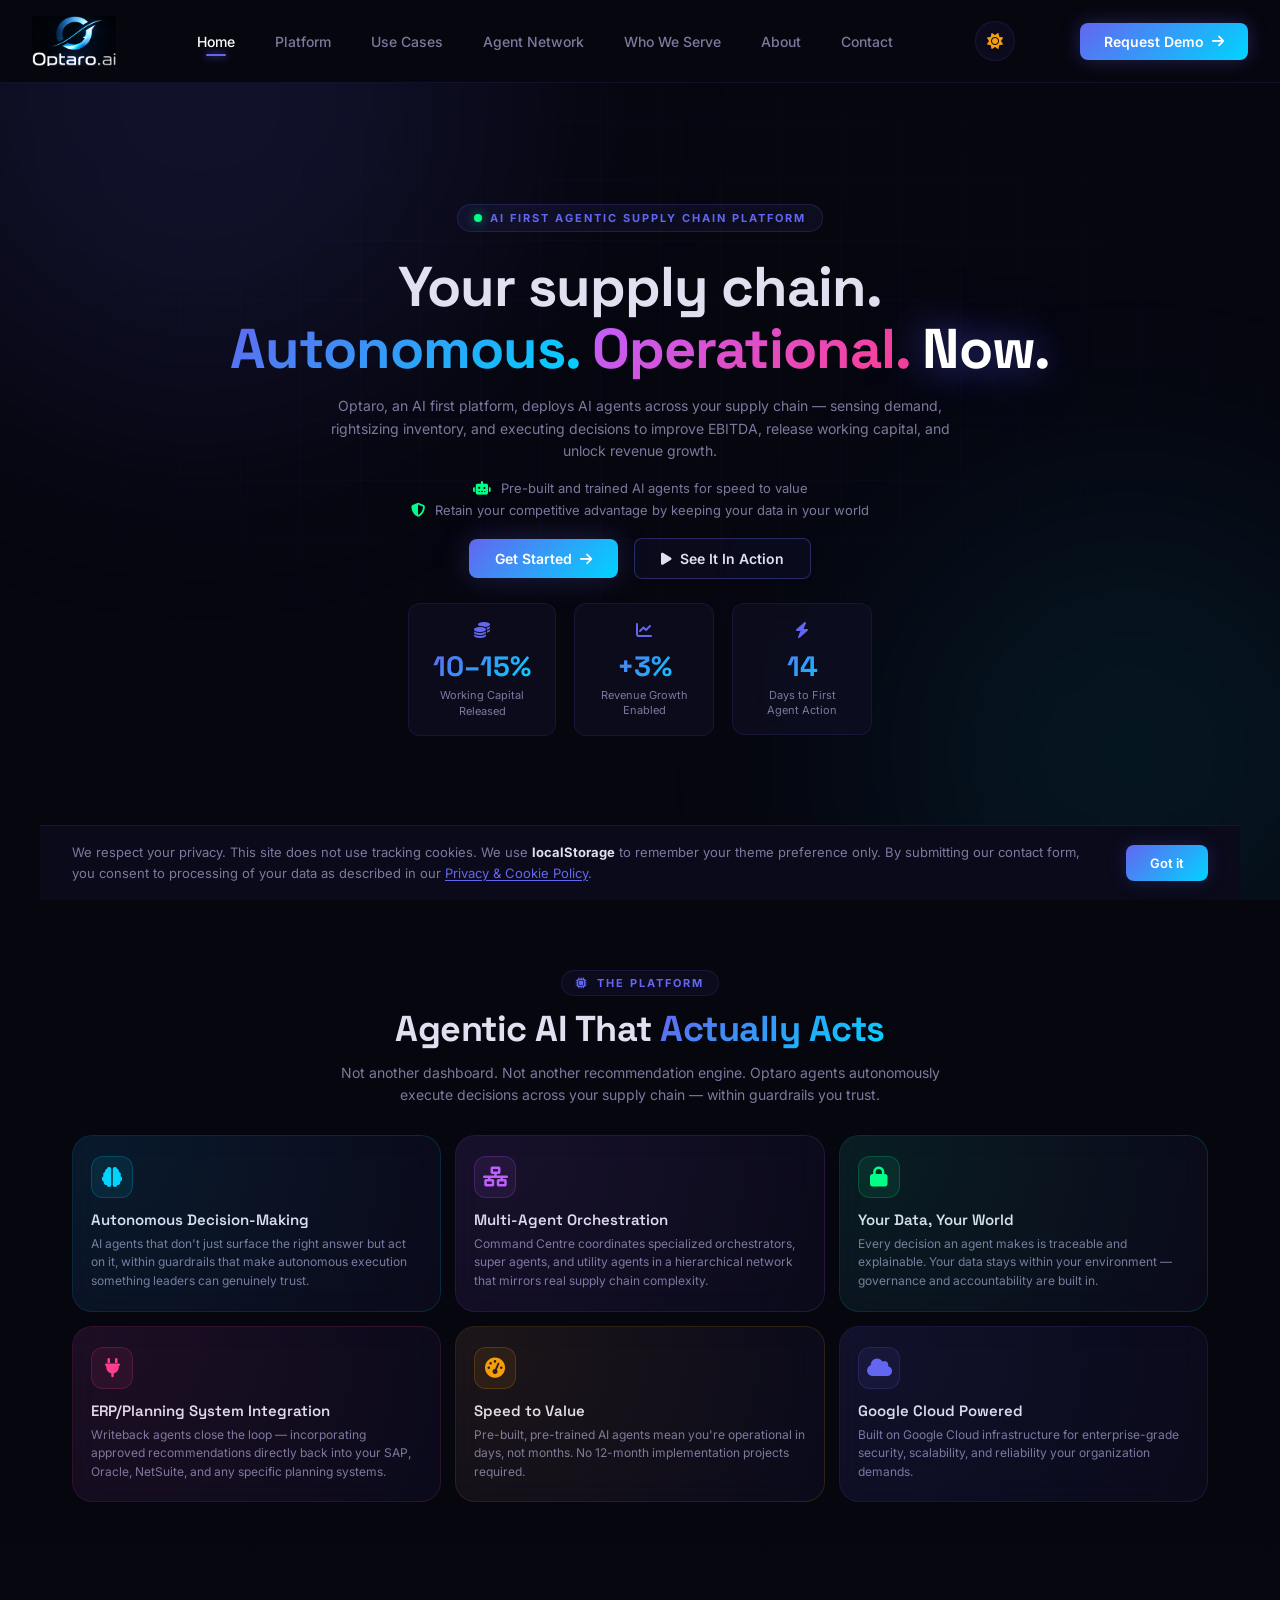
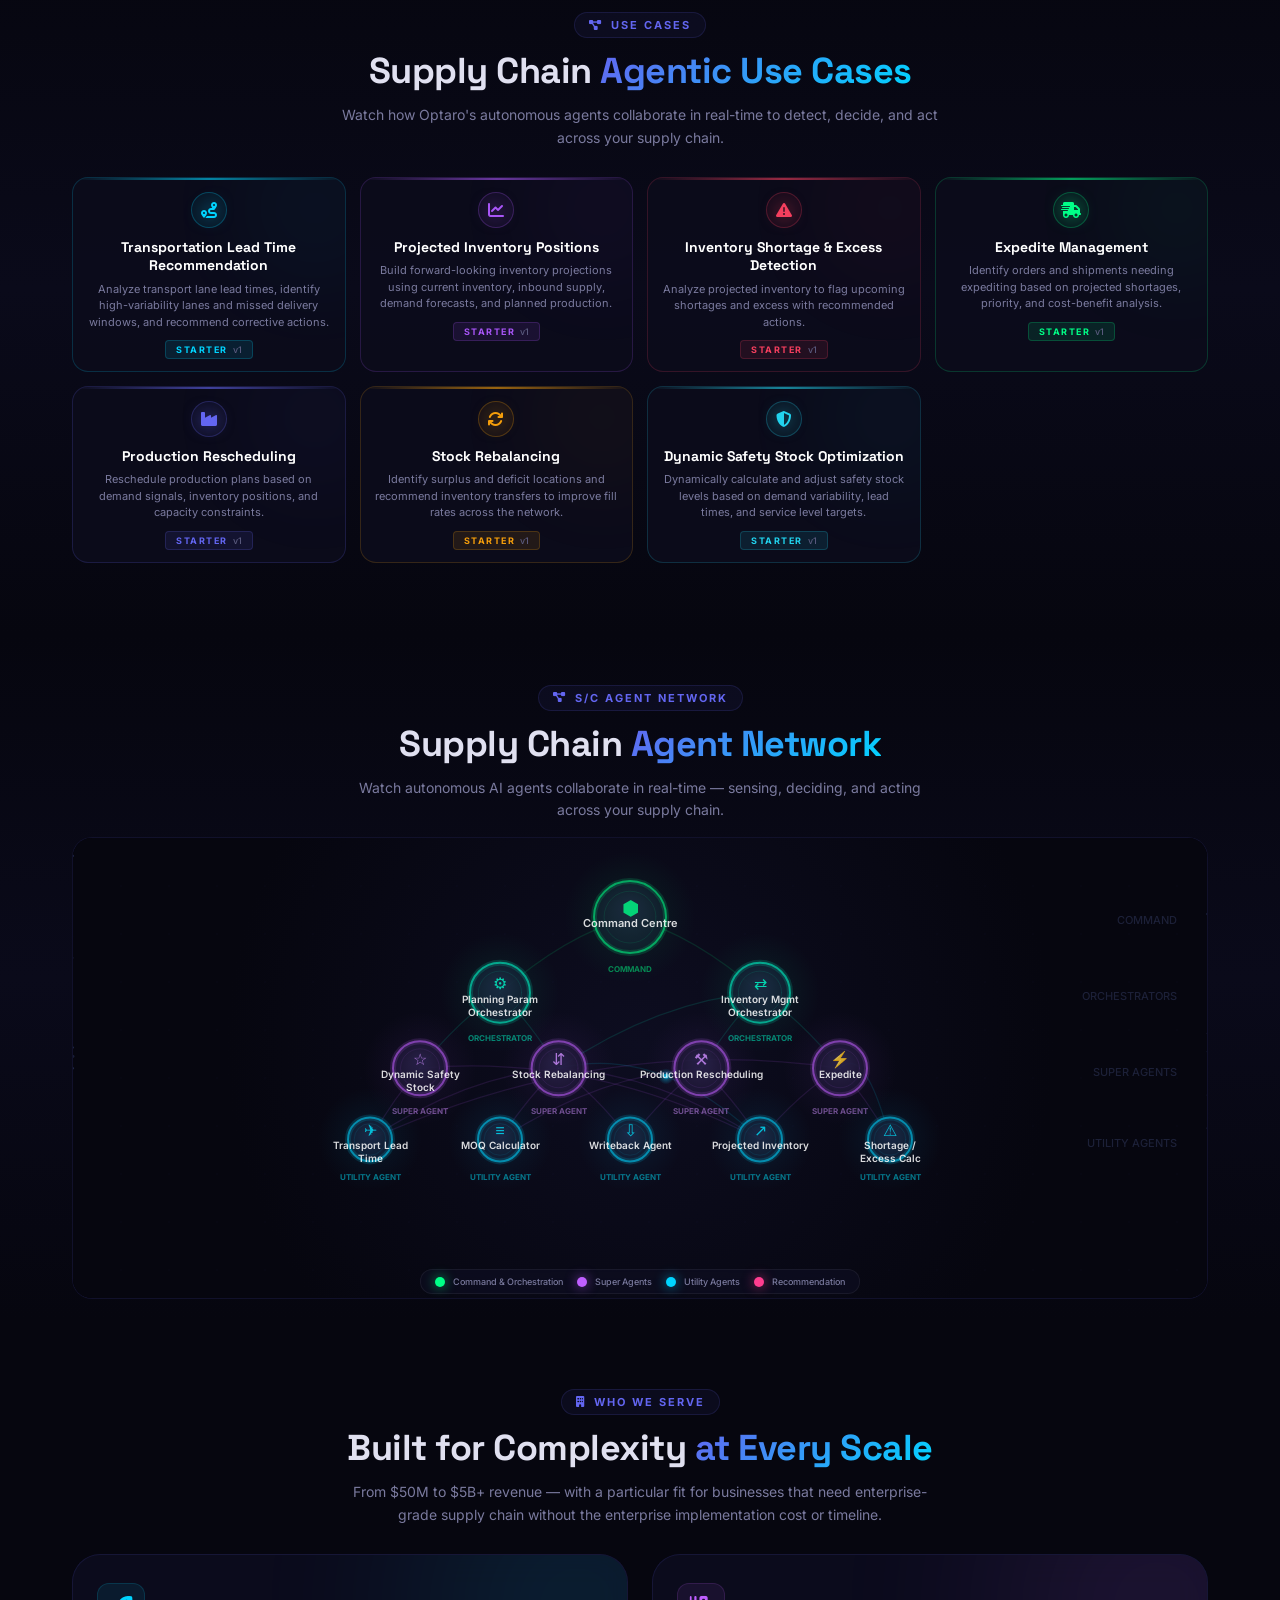
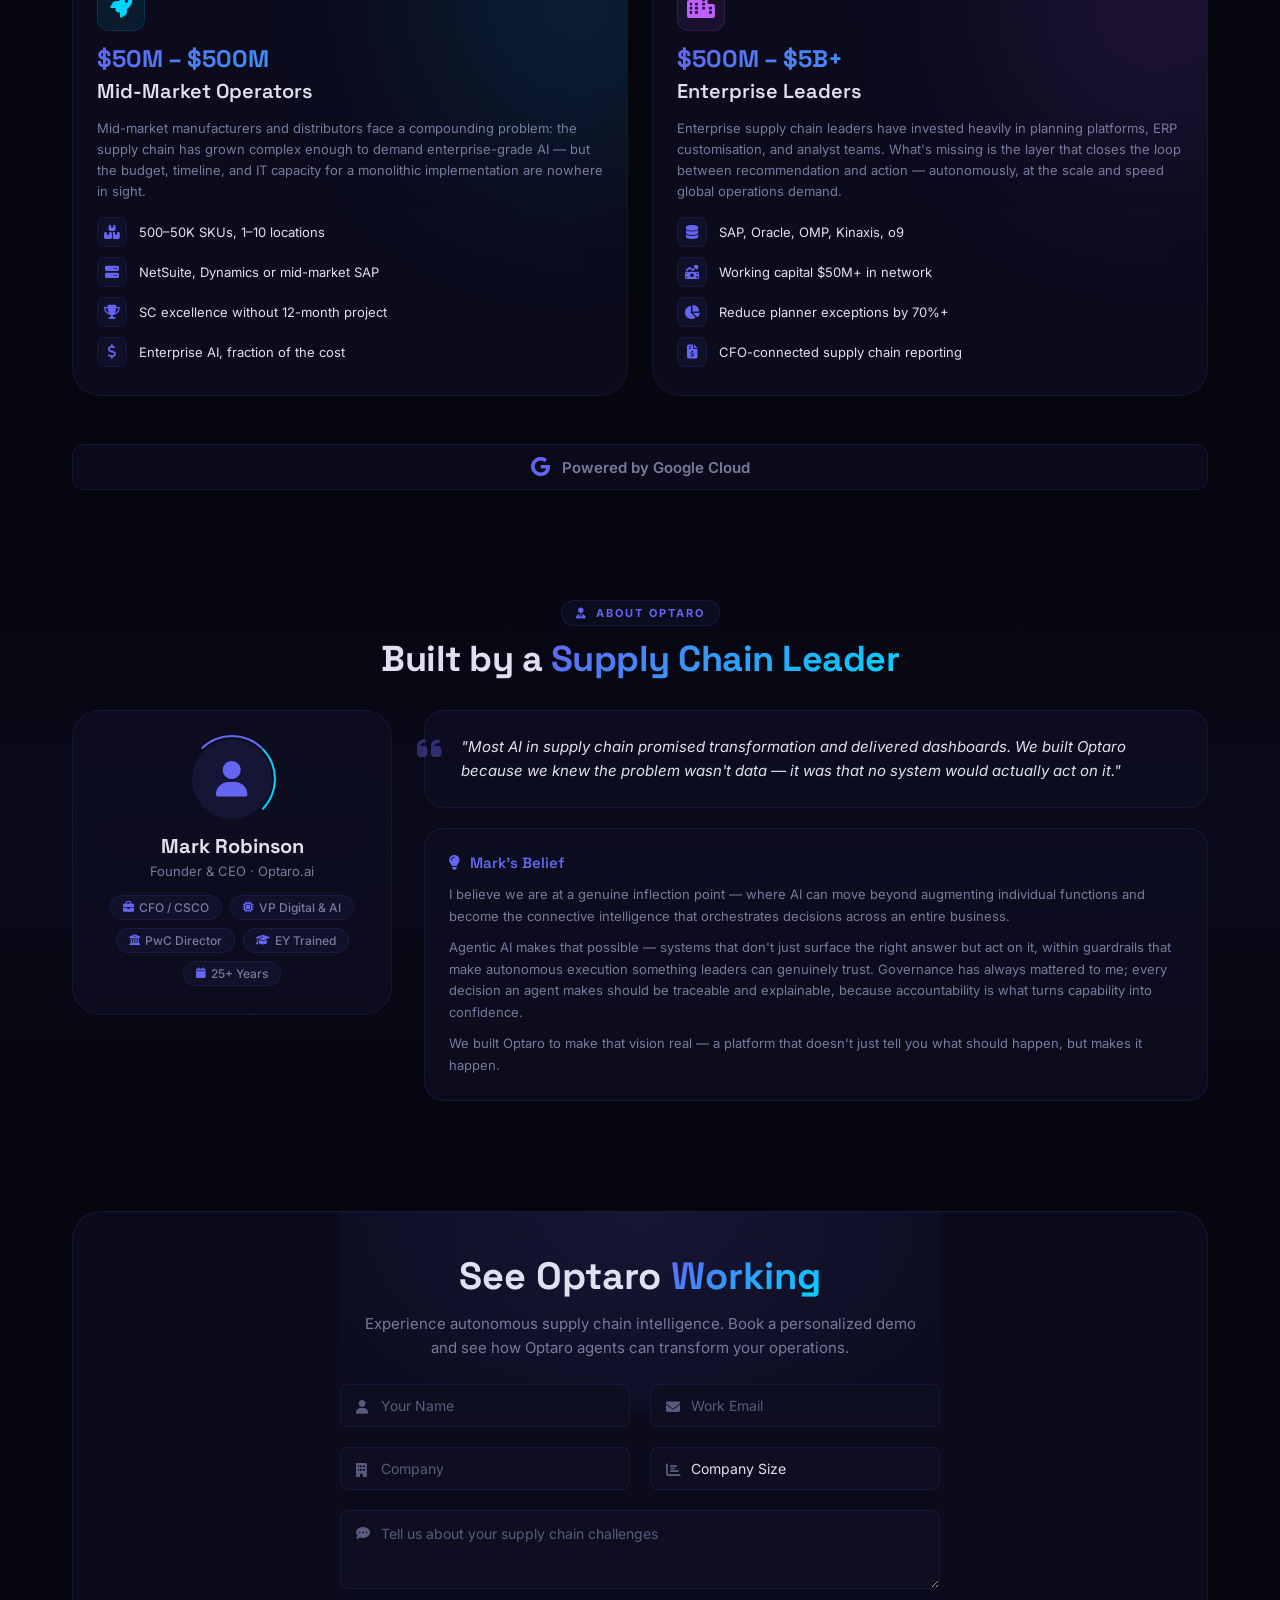
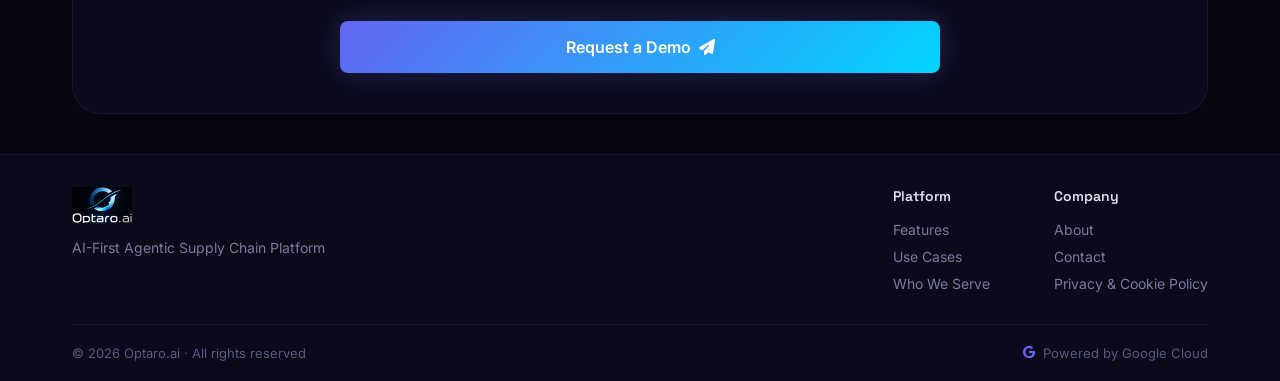
<file: index1.html>
<!DOCTYPE html>
<html lang="en">
<head>
  <meta charset="UTF-8">
  <meta name="viewport" content="width=device-width, initial-scale=1.0">
  <title>Optaro.ai — AI-First Agentic Supply Chain Platform</title>
  <meta name="description" content="Optaro deploys AI agents across your supply chain — sensing demand, rightsizing inventory, and executing decisions to improve EBITDA and unlock growth.">
  <link rel="icon" type="image/png" href="assets/images/optaro-logo.png">
  <link rel="preconnect" href="https://fonts.googleapis.com">
  <link rel="preconnect" href="https://fonts.gstatic.com" crossorigin>
  <link href="https://fonts.googleapis.com/css2?family=Inter:wght@300;400;500;600;700;800&family=Space+Grotesk:wght@400;500;600;700&family=JetBrains+Mono:wght@400;500&display=swap" rel="stylesheet">
  <link rel="stylesheet" href="https://cdnjs.cloudflare.com/ajax/libs/font-awesome/6.5.1/css/all.min.css">
  <link rel="stylesheet" href="styles.css">
  <script>(function(){var t=localStorage.getItem('optaro-theme');if(t==='light')document.documentElement.setAttribute('data-theme','light');})()</script>
</head>
<body>
  <!-- Particle Canvas Background -->
  <canvas id="particleCanvas"></canvas>

  <!-- Navigation -->
  <nav class="navbar" id="navbar">
    <div class="nav-container">
      <a href="#" class="nav-logo">
        <img src="assets/images/optaro-logo.png" alt="Optaro.ai" class="logo-img logo-dark">
        <img src="assets/images/optaro-logo-light.png" alt="Optaro.ai" class="logo-img logo-light">
      </a>
      <ul class="nav-links" id="navLinks">
        <li><a href="#hero" class="nav-link active">Home</a></li>
        <li><a href="#about-platform" class="nav-link">Platform</a></li>
        <li><a href="#use-cases" class="nav-link">Use Cases</a></li>
        <li><a href="#agent-network" class="nav-link">Agent Network</a></li>
        <li><a href="#who-we-serve" class="nav-link">Who We Serve</a></li>
        <li><a href="#about" class="nav-link">About</a></li>
        <li><a href="#contact" class="nav-link">Contact</a></li>
      </ul>
      <button class="theme-toggle" id="themeToggle" aria-label="Toggle theme">
        <i class="fas fa-sun" id="themeIcon"></i>
      </button>
      <a href="#contact" class="nav-cta">
        <span>Request Demo</span>
        <i class="fas fa-arrow-right"></i>
      </a>
      <button class="nav-toggle" id="navToggle" aria-label="Toggle navigation" onclick="document.getElementById('navLinks').classList.toggle('open');this.classList.toggle('active');document.getElementById('menuBackdrop').classList.toggle('visible');">
        <span></span><span></span><span></span>
      </button>
    </div>
  </nav>
  <div class="mobile-menu-backdrop" id="menuBackdrop" onclick="document.getElementById('navLinks').classList.remove('open');document.getElementById('navToggle').classList.remove('active');this.classList.remove('visible');"></div>

  <!-- Hero Section -->
  <section class="hero" id="hero">
    <div class="hero-grid-bg"></div>
    <div class="hero-glow hero-glow-1"></div>
    <div class="hero-glow hero-glow-2"></div>
    <div class="hero-content">
      <div class="hero-badge animate-on-scroll">
        <span class="badge-dot"></span>
        <span>AI FIRST AGENTIC SUPPLY CHAIN PLATFORM</span>
      </div>
      <h1 class="hero-title animate-on-scroll">
        Your supply chain.<br>
        <span class="gradient-text">Autonomous.</span>
        <span class="gradient-text-alt">Operational.</span>
        <span class="text-glow">Now.</span>
      </h1>
      <p class="hero-subtitle animate-on-scroll">
        Optaro, an AI first platform, deploys AI agents across your supply chain — sensing demand, rightsizing inventory, and executing decisions to improve EBITDA, release working capital, and unlock revenue growth.
      </p>
      <div class="hero-features animate-on-scroll">
        <div class="hero-feature">
          <i class="fas fa-robot"></i>
          <span>Pre-built and trained AI agents for speed to value</span>
        </div>
        <div class="hero-feature">
          <i class="fas fa-shield-halved"></i>
          <span>Retain your competitive advantage by keeping your data in your world</span>
        </div>
      </div>
      <div class="hero-actions animate-on-scroll">
        <a href="#contact" class="btn btn-primary">
          <span>Get Started</span>
          <i class="fas fa-arrow-right"></i>
        </a>
        <a href="#agent-network" class="btn btn-ghost">
          <i class="fas fa-play"></i>
          <span>See It In Action</span>
        </a>
      </div>
    </div>
    <div class="hero-stats animate-on-scroll">
      <div class="stat-card">
        <div class="stat-icon"><i class="fas fa-coins"></i></div>
        <div class="stat-value" data-target="10" data-suffix="–15%">10–15%</div>
        <div class="stat-label">Working Capital<br>Released</div>
      </div>
      <div class="stat-card">
        <div class="stat-icon"><i class="fas fa-chart-line"></i></div>
        <div class="stat-value" data-target="3" data-prefix="+" data-suffix="%">+3%</div>
        <div class="stat-label">Revenue Growth<br>Enabled</div>
      </div>
      <div class="stat-card">
        <div class="stat-icon"><i class="fas fa-bolt"></i></div>
        <div class="stat-value" data-target="14">14</div>
        <div class="stat-label">Days to First<br>Agent Action</div>
      </div>
    </div>
    <div class="scroll-indicator">
      <div class="scroll-mouse">
        <div class="scroll-wheel"></div>
      </div>
      <span>Scroll to explore</span>
    </div>
  </section>

  <!-- About Platform Section -->
  <section class="section about-platform" id="about-platform">
    <div class="section-container">
      <div class="section-header animate-on-scroll">
        <span class="section-tag"><i class="fas fa-microchip"></i> THE PLATFORM</span>
        <h2 class="section-title">Agentic AI That <span class="gradient-text">Actually Acts</span></h2>
        <p class="section-desc">Not another dashboard. Not another recommendation engine. Optaro agents autonomously execute decisions across your supply chain — within guardrails you trust.</p>
      </div>
      <div class="platform-grid">
        <div class="platform-card animate-on-scroll" data-neon="cyan">
          <div class="platform-card-glow"></div>
          <div class="platform-card-border"></div>
          <div class="platform-card-icon"><i class="fas fa-brain"></i></div>
          <h3>Autonomous Decision-Making</h3>
          <p>AI agents that don't just surface the right answer but act on it, within guardrails that make autonomous execution something leaders can genuinely trust.</p>
        </div>
        <div class="platform-card animate-on-scroll" data-neon="purple">
          <div class="platform-card-glow"></div>
          <div class="platform-card-border"></div>
          <div class="platform-card-icon"><i class="fas fa-network-wired"></i></div>
          <h3>Multi-Agent Orchestration</h3>
          <p>Command Centre coordinates specialized orchestrators, super agents, and utility agents in a hierarchical network that mirrors real supply chain complexity.</p>
        </div>
        <div class="platform-card animate-on-scroll" data-neon="green">
          <div class="platform-card-glow"></div>
          <div class="platform-card-border"></div>
          <div class="platform-card-icon"><i class="fas fa-lock"></i></div>
          <h3>Your Data, Your World</h3>
          <p>Every decision an agent makes is traceable and explainable. Your data stays within your environment — governance and accountability are built in.</p>
        </div>
        <div class="platform-card animate-on-scroll" data-neon="pink">
          <div class="platform-card-glow"></div>
          <div class="platform-card-border"></div>
          <div class="platform-card-icon"><i class="fas fa-plug"></i></div>
          <h3>ERP/Planning System Integration</h3>
          <p>Writeback agents close the loop — incorporating approved recommendations directly back into your SAP, Oracle, NetSuite, and any specific planning systems.</p>
        </div>
        <div class="platform-card animate-on-scroll" data-neon="amber">
          <div class="platform-card-glow"></div>
          <div class="platform-card-border"></div>
          <div class="platform-card-icon"><i class="fas fa-gauge-high"></i></div>
          <h3>Speed to Value</h3>
          <p>Pre-built, pre-trained AI agents mean you're operational in days, not months. No 12-month implementation projects required.</p>
        </div>
        <div class="platform-card animate-on-scroll" data-neon="indigo">
          <div class="platform-card-glow"></div>
          <div class="platform-card-border"></div>
          <div class="platform-card-icon"><i class="fas fa-cloud"></i></div>
          <h3>Google Cloud Powered</h3>
          <p>Built on Google Cloud infrastructure for enterprise-grade security, scalability, and reliability your organization demands.</p>
        </div>
      </div>
    </div>
  </section>

  <!-- Use Cases Section -->
  <section class="section use-cases" id="use-cases">
    <div class="section-container">
      <div class="section-header animate-on-scroll">
        <span class="section-tag"><i class="fas fa-diagram-project"></i> USE CASES</span>
        <h2 class="section-title">Supply Chain <span class="gradient-text">Agentic Use Cases</span></h2>
        <p class="section-desc">Watch how Optaro's autonomous agents collaborate in real-time to detect, decide, and act across your supply chain.</p>
      </div>

      <!-- Use Case Cards — 7 cards, matching slide exactly -->
      <div class="usecase-cards-grid">

        <div class="usecase-card animate-on-scroll" data-scenario="0">
          <div class="usecase-card-border"></div>
          <div class="usecase-card-glow"></div>
          <div class="usecase-card-shine"></div>
          <div class="usecase-card-content">
            <div class="usecase-icon-wrap">
              <div class="usecase-icon-ring"></div>
              <i class="fas fa-route"></i>
            </div>
            <h3 class="usecase-card-title">Transportation Lead Time Recommendation</h3>
            <p class="usecase-card-desc">Analyze transport lane lead times, identify high-variability lanes and missed delivery windows, and recommend corrective actions.</p>
            <span class="usecase-card-badge">STARTER <span class="badge-version">v1</span></span>
          </div>
        </div>

        <div class="usecase-card animate-on-scroll" data-scenario="1">
          <div class="usecase-card-border"></div>
          <div class="usecase-card-glow"></div>
          <div class="usecase-card-shine"></div>
          <div class="usecase-card-content">
            <div class="usecase-icon-wrap">
              <div class="usecase-icon-ring"></div>
              <i class="fas fa-chart-line"></i>
            </div>
            <h3 class="usecase-card-title">Projected Inventory Positions</h3>
            <p class="usecase-card-desc">Build forward-looking inventory projections using current inventory, inbound supply, demand forecasts, and planned production.</p>
            <span class="usecase-card-badge">STARTER <span class="badge-version">v1</span></span>
          </div>
        </div>

        <div class="usecase-card animate-on-scroll" data-scenario="2">
          <div class="usecase-card-border"></div>
          <div class="usecase-card-glow"></div>
          <div class="usecase-card-shine"></div>
          <div class="usecase-card-content">
            <div class="usecase-icon-wrap">
              <div class="usecase-icon-ring"></div>
              <i class="fas fa-triangle-exclamation"></i>
            </div>
            <h3 class="usecase-card-title">Inventory Shortage & Excess Detection</h3>
            <p class="usecase-card-desc">Analyze projected inventory to flag upcoming shortages and excess with recommended actions.</p>
            <span class="usecase-card-badge">STARTER <span class="badge-version">v1</span></span>
          </div>
        </div>

        <div class="usecase-card animate-on-scroll" data-scenario="0">
          <div class="usecase-card-border"></div>
          <div class="usecase-card-glow"></div>
          <div class="usecase-card-shine"></div>
          <div class="usecase-card-content">
            <div class="usecase-icon-wrap">
              <div class="usecase-icon-ring"></div>
              <i class="fas fa-truck-fast"></i>
            </div>
            <h3 class="usecase-card-title">Expedite Management</h3>
            <p class="usecase-card-desc">Identify orders and shipments needing expediting based on projected shortages, priority, and cost-benefit analysis.</p>
            <span class="usecase-card-badge">STARTER <span class="badge-version">v1</span></span>
          </div>
        </div>

        <div class="usecase-card animate-on-scroll" data-scenario="3">
          <div class="usecase-card-border"></div>
          <div class="usecase-card-glow"></div>
          <div class="usecase-card-shine"></div>
          <div class="usecase-card-content">
            <div class="usecase-icon-wrap">
              <div class="usecase-icon-ring"></div>
              <i class="fas fa-industry"></i>
            </div>
            <h3 class="usecase-card-title">Production Rescheduling</h3>
            <p class="usecase-card-desc">Reschedule production plans based on demand signals, inventory positions, and capacity constraints.</p>
            <span class="usecase-card-badge">STARTER <span class="badge-version">v1</span></span>
          </div>
        </div>

        <div class="usecase-card animate-on-scroll" data-scenario="2">
          <div class="usecase-card-border"></div>
          <div class="usecase-card-glow"></div>
          <div class="usecase-card-shine"></div>
          <div class="usecase-card-content">
            <div class="usecase-icon-wrap">
              <div class="usecase-icon-ring"></div>
              <i class="fas fa-arrows-rotate"></i>
            </div>
            <h3 class="usecase-card-title">Stock Rebalancing</h3>
            <p class="usecase-card-desc">Identify surplus and deficit locations and recommend inventory transfers to improve fill rates across the network.</p>
            <span class="usecase-card-badge">STARTER <span class="badge-version">v1</span></span>
          </div>
        </div>

        <div class="usecase-card animate-on-scroll" data-scenario="1">
          <div class="usecase-card-border"></div>
          <div class="usecase-card-glow"></div>
          <div class="usecase-card-shine"></div>
          <div class="usecase-card-content">
            <div class="usecase-icon-wrap">
              <div class="usecase-icon-ring"></div>
              <i class="fas fa-shield-halved"></i>
            </div>
            <h3 class="usecase-card-title">Dynamic Safety Stock Optimization</h3>
            <p class="usecase-card-desc">Dynamically calculate and adjust safety stock levels based on demand variability, lead times, and service level targets.</p>
            <span class="usecase-card-badge">STARTER <span class="badge-version">v1</span></span>
          </div>
        </div>

      </div>

    </div>
  </section>

  <!-- S/C Agent Network Section -->
  <section class="section agent-network-section" id="agent-network">
    <div class="section-container">
      <div class="section-header animate-on-scroll">
        <span class="section-tag"><i class="fas fa-diagram-project"></i> S/C AGENT NETWORK</span>
        <h2 class="section-title">Supply Chain <span class="gradient-text">Agent Network</span></h2>
        <p class="section-desc">Watch autonomous AI agents collaborate in real-time — sensing, deciding, and acting across your supply chain.</p>
      </div>
      <div class="agent-network-embed animate-on-scroll">
        <iframe src="design/supply-chain-agents-embed.html" id="agentNetworkFrame" title="Supply Chain Agent Network" frameborder="0" allowtransparency="true"></iframe>
      </div>
      <!-- Mobile: static agent hierarchy (iframe too complex for small screens) -->
      <div class="agent-network-mobile animate-on-scroll">
        <div class="agent-tier-mobile">
          <div class="tier-label-mobile">Command</div>
          <div class="tier-nodes-mobile">
            <div class="agent-node-mobile" style="--node-color: #00ff87;">
              <i class="fas fa-brain"></i>
              <span>Command Centre</span>
            </div>
          </div>
        </div>
        <div class="agent-tier-connector"><i class="fas fa-chevron-down"></i></div>
        <div class="agent-tier-mobile">
          <div class="tier-label-mobile">Orchestrators</div>
          <div class="tier-nodes-mobile">
            <div class="agent-node-mobile" style="--node-color: #00ffcc;">
              <i class="fas fa-cogs"></i>
              <span>Planning Param</span>
            </div>
            <div class="agent-node-mobile" style="--node-color: #00ffcc;">
              <i class="fas fa-arrows-rotate"></i>
              <span>Inventory Mgmt</span>
            </div>
          </div>
        </div>
        <div class="agent-tier-connector"><i class="fas fa-chevron-down"></i></div>
        <div class="agent-tier-mobile">
          <div class="tier-label-mobile">Super Agents</div>
          <div class="tier-nodes-mobile">
            <div class="agent-node-mobile" style="--node-color: #bf5fff;">
              <i class="fas fa-shield-halved"></i>
              <span>Safety Stock</span>
            </div>
            <div class="agent-node-mobile" style="--node-color: #bf5fff;">
              <i class="fas fa-arrows-rotate"></i>
              <span>Rebalancing</span>
            </div>
            <div class="agent-node-mobile" style="--node-color: #bf5fff;">
              <i class="fas fa-industry"></i>
              <span>Production</span>
            </div>
            <div class="agent-node-mobile" style="--node-color: #bf5fff;">
              <i class="fas fa-bolt"></i>
              <span>Expedite</span>
            </div>
          </div>
        </div>
        <div class="agent-tier-connector"><i class="fas fa-chevron-down"></i></div>
        <div class="agent-tier-mobile">
          <div class="tier-label-mobile">Utility Agents</div>
          <div class="tier-nodes-mobile">
            <div class="agent-node-mobile" style="--node-color: #00d4ff;">
              <i class="fas fa-route"></i>
              <span>Transport</span>
            </div>
            <div class="agent-node-mobile" style="--node-color: #00d4ff;">
              <i class="fas fa-calculator"></i>
              <span>MOQ</span>
            </div>
            <div class="agent-node-mobile" style="--node-color: #00d4ff;">
              <i class="fas fa-download"></i>
              <span>Writeback</span>
            </div>
            <div class="agent-node-mobile" style="--node-color: #00d4ff;">
              <i class="fas fa-chart-line"></i>
              <span>Inventory</span>
            </div>
            <div class="agent-node-mobile" style="--node-color: #00d4ff;">
              <i class="fas fa-triangle-exclamation"></i>
              <span>Shortage</span>
            </div>
          </div>
        </div>
      </div>
    </div>
  </section>

  <!-- Who We Serve Section -->
  <section class="section who-we-serve" id="who-we-serve">
    <div class="section-container">
      <div class="section-header animate-on-scroll">
        <span class="section-tag"><i class="fas fa-building"></i> WHO WE SERVE</span>
        <h2 class="section-title">Built for Complexity <span class="gradient-text">at Every Scale</span></h2>
        <p class="section-desc">From $50M to $5B+ revenue — with a particular fit for businesses that need enterprise-grade supply chain without the enterprise implementation cost or timeline.</p>
      </div>
      <div class="serve-grid">
        <!-- Mid-Market Card -->
        <div class="serve-card animate-on-scroll">
          <div class="serve-card-glow serve-glow-cyan"></div>
          <div class="serve-card-header">
            <div class="serve-icon"><i class="fas fa-rocket"></i></div>
            <div class="serve-revenue">$50M – $500M</div>
            <h3 class="serve-title">Mid-Market Operators</h3>
          </div>
          <p class="serve-challenge">Mid-market manufacturers and distributors face a compounding problem: the supply chain has grown complex enough to demand enterprise-grade AI — but the budget, timeline, and IT capacity for a monolithic implementation are nowhere in sight.</p>
          <ul class="serve-features">
            <li><i class="fas fa-boxes-stacked"></i><span>500–50K SKUs, 1–10 locations</span></li>
            <li><i class="fas fa-server"></i><span>NetSuite, Dynamics or mid-market SAP</span></li>
            <li><i class="fas fa-trophy"></i><span>SC excellence without 12-month project</span></li>
            <li><i class="fas fa-dollar-sign"></i><span>Enterprise AI, fraction of the cost</span></li>
          </ul>
        </div>
        <!-- Enterprise Card -->
        <div class="serve-card animate-on-scroll">
          <div class="serve-card-glow serve-glow-purple"></div>
          <div class="serve-card-header">
            <div class="serve-icon"><i class="fas fa-city"></i></div>
            <div class="serve-revenue">$500M – $5B+</div>
            <h3 class="serve-title">Enterprise Leaders</h3>
          </div>
          <p class="serve-challenge">Enterprise supply chain leaders have invested heavily in planning platforms, ERP customisation, and analyst teams. What's missing is the layer that closes the loop between recommendation and action — autonomously, at the scale and speed global operations demand.</p>
          <ul class="serve-features">
            <li><i class="fas fa-database"></i><span>SAP, Oracle, OMP, Kinaxis, o9</span></li>
            <li><i class="fas fa-money-bill-trend-up"></i><span>Working capital $50M+ in network</span></li>
            <li><i class="fas fa-chart-pie"></i><span>Reduce planner exceptions by 70%+</span></li>
            <li><i class="fas fa-file-invoice-dollar"></i><span>CFO-connected supply chain reporting</span></li>
          </ul>
        </div>
      </div>
      <div class="partner-badge animate-on-scroll">
        <i class="fab fa-google"></i>
        <span>Powered by Google Cloud</span>
      </div>
    </div>
  </section>

  <!-- About / Founder Section -->
  <section class="section about" id="about">
    <div class="section-container">
      <div class="section-header animate-on-scroll">
        <span class="section-tag"><i class="fas fa-user-tie"></i> ABOUT OPTARO</span>
        <h2 class="section-title">Built by a <span class="gradient-text">Supply Chain Leader</span></h2>
      </div>
      <div class="about-content">
        <div class="founder-card animate-on-scroll">
          <div class="founder-avatar">
            <div class="avatar-placeholder"><i class="fas fa-user"></i></div>
            <div class="avatar-ring"></div>
          </div>
          <h3 class="founder-name">Mark Robinson</h3>
          <p class="founder-role">Founder & CEO · Optaro.ai</p>
          <div class="founder-credentials">
            <span class="credential"><i class="fas fa-briefcase"></i> CFO / CSCO</span>
            <span class="credential"><i class="fas fa-microchip"></i> VP Digital & AI</span>
            <span class="credential"><i class="fas fa-building-columns"></i> PwC Director</span>
            <span class="credential"><i class="fas fa-graduation-cap"></i> EY Trained</span>
            <span class="credential"><i class="fas fa-calendar"></i> 25+ Years</span>
          </div>
        </div>
        <div class="founder-quote animate-on-scroll">
          <blockquote>
            <i class="fas fa-quote-left quote-icon"></i>
            <p>"Most AI in supply chain promised transformation and delivered dashboards. We built Optaro because we knew the problem wasn't data — it was that no system would actually act on it."</p>
          </blockquote>
          <div class="founder-belief">
            <h4><i class="fas fa-lightbulb"></i> Mark's Belief</h4>
            <p>I believe we are at a genuine inflection point — where AI can move beyond augmenting individual functions and become the connective intelligence that orchestrates decisions across an entire business.</p>
            <p>Agentic AI makes that possible — systems that don't just surface the right answer but act on it, within guardrails that make autonomous execution something leaders can genuinely trust. Governance has always mattered to me; every decision an agent makes should be traceable and explainable, because accountability is what turns capability into confidence.</p>
            <p>We built Optaro to make that vision real — a platform that doesn't just tell you what should happen, but makes it happen.</p>
          </div>
        </div>
      </div>
    </div>
  </section>

  <!-- CTA / Contact Section -->
  <section class="section contact" id="contact">
    <div class="section-container">
      <div class="cta-wrapper animate-on-scroll">
        <div class="cta-glow"></div>
        <div class="cta-content">
          <h2 class="cta-title">See Optaro <span class="gradient-text">Working</span></h2>
          <p class="cta-desc">Experience autonomous supply chain intelligence. Book a personalized demo and see how Optaro agents can transform your operations.</p>
          <form class="cta-form" id="ctaForm" novalidate>
            <div class="form-row">
              <div class="form-group">
                <input type="text" id="formName" name="name" placeholder="Your Name" required>
                <i class="fas fa-user"></i>
                <span class="form-error" id="errorName"></span>
              </div>
              <div class="form-group">
                <input type="email" id="formEmail" name="email" placeholder="Work Email" required>
                <i class="fas fa-envelope"></i>
                <span class="form-error" id="errorEmail"></span>
              </div>
            </div>
            <div class="form-row">
              <div class="form-group">
                <input type="text" id="formCompany" name="company" placeholder="Company" required>
                <i class="fas fa-building"></i>
                <span class="form-error" id="errorCompany"></span>
              </div>
              <div class="form-group">
                <select id="formSize" name="size" required>
                  <option value="" disabled selected>Company Size</option>
                  <option value="50-500">$50M – $500M Revenue</option>
                  <option value="500-5000">$500M – $5B+ Revenue</option>
                </select>
                <i class="fas fa-chart-bar"></i>
                <span class="form-error" id="errorSize"></span>
              </div>
            </div>
            <div class="form-group full-width">
              <textarea id="formMessage" name="message" placeholder="Tell us about your supply chain challenges" rows="3"></textarea>
              <i class="fas fa-comment-dots"></i>
            </div>
            <button type="submit" class="btn btn-primary btn-large">
              <span>Request a Demo</span>
              <i class="fas fa-paper-plane"></i>
            </button>
          </form>
        </div>
      </div>
    </div>
  </section>

  <!-- Footer -->
  <footer class="footer">
    <div class="footer-container">
      <div class="footer-top">
        <div class="footer-brand">
          <img src="assets/images/optaro-logo.png" alt="Optaro.ai" class="footer-logo logo-dark">
          <img src="assets/images/optaro-logo-light.png" alt="Optaro.ai" class="footer-logo logo-light">
          <p class="footer-tagline">AI-First Agentic Supply Chain Platform</p>
          <!-- <div class="footer-social">
            <a href="#" aria-label="LinkedIn"><i class="fab fa-linkedin-in"></i></a>
            <a href="#" aria-label="Twitter"><i class="fab fa-x-twitter"></i></a>
          </div> -->
        </div>
        <div class="footer-links-grid">
          <div class="footer-col">
            <h4>Platform</h4>
            <a href="#about-platform">Features</a>
            <a href="#use-cases">Use Cases</a>
            <a href="#who-we-serve">Who We Serve</a>
          </div>
          <div class="footer-col">
            <h4>Company</h4>
            <a href="#about">About</a>
            <a href="#contact">Contact</a>
            <a href="privacy-policy.html">Privacy & Cookie Policy</a>
          </div>
        </div>
      </div>
      <div class="footer-bottom">
        <p>&copy; 2026 Optaro.ai · All rights reserved</p>
        <div class="footer-partner">
          <i class="fab fa-google"></i>
          <span>Powered by Google Cloud</span>
        </div>
      </div>
    </div>
  </footer>

  <!-- Use Case Popup Modal (DISABLED — uncomment to re-enable) -->
  <!-- <div class="uc-modal-overlay" id="ucModalOverlay">
    <div class="uc-modal" id="ucModal">
      <button class="uc-modal-close" id="ucModalClose"><i class="fas fa-xmark"></i></button>
      <div class="uc-modal-particles"></div>
      <div class="uc-modal-topline"></div>
      <div class="uc-modal-header">
        <div class="uc-modal-icon" id="ucModalIcon"></div>
        <h2 class="uc-modal-title" id="ucModalTitle"></h2>
      </div>
      <p class="uc-modal-desc" id="ucModalDesc"></p>
      <div class="uc-modal-metrics">
        <div class="uc-metric">
          <div class="uc-metric-icon"><i class="fas fa-dollar-sign"></i></div>
          <div class="uc-metric-value" id="ucMetricValue"></div>
          <div class="uc-metric-label">Estimated Value Impact</div>
        </div>
        <div class="uc-metric">
          <div class="uc-metric-icon"><i class="fas fa-rocket"></i></div>
          <div class="uc-metric-value" id="ucMetricDeploy"></div>
          <div class="uc-metric-label">Time to Deploy</div>
        </div>
        <div class="uc-metric">
          <div class="uc-metric-icon"><i class="fas fa-robot"></i></div>
          <div class="uc-metric-value" id="ucMetricAgents"></div>
          <div class="uc-metric-label">AI Agents Involved</div>
        </div>
      </div>
      <div class="uc-modal-features">
        <h4><i class="fas fa-bolt"></i> Key Capabilities</h4>
        <ul id="ucModalFeatures"></ul>
      </div>
      <div class="uc-modal-footer">
        <span class="uc-modal-badge" id="ucModalBadge">STARTER v1</span>
        <a href="#contact" class="uc-modal-cta" id="ucModalCta">
          <span>Request This Use Case</span>
          <i class="fas fa-arrow-right"></i>
        </a>
      </div>
    </div>
  </div> -->

  <!-- Cookie/Privacy Consent Banner -->
  <div class="cookie-banner" id="cookieBanner">
    <div class="cookie-banner-content">
      <p>We respect your privacy. This site does not use tracking cookies. We use <strong>localStorage</strong> to remember your theme preference only. By submitting our contact form, you consent to processing of your data as described in our <a href="privacy-policy.html">Privacy & Cookie Policy</a>.</p>
      <button class="cookie-banner-btn" id="cookieAccept">Got it</button>
    </div>
  </div>

  <script src="script.js"></script>
  <script src="form.js"></script>
  <!-- <script src="modal.js"></script> -->
  <script>
  (function() {
    if (localStorage.getItem('optaro-cookie-consent')) return;
    var banner = document.getElementById('cookieBanner');
    if (!banner) return;
    banner.classList.add('visible');
    document.getElementById('cookieAccept').addEventListener('click', function() {
      banner.classList.remove('visible');
      localStorage.setItem('optaro-cookie-consent', '1');
    });
  })();
  </script>
</body>
</html>
</file>
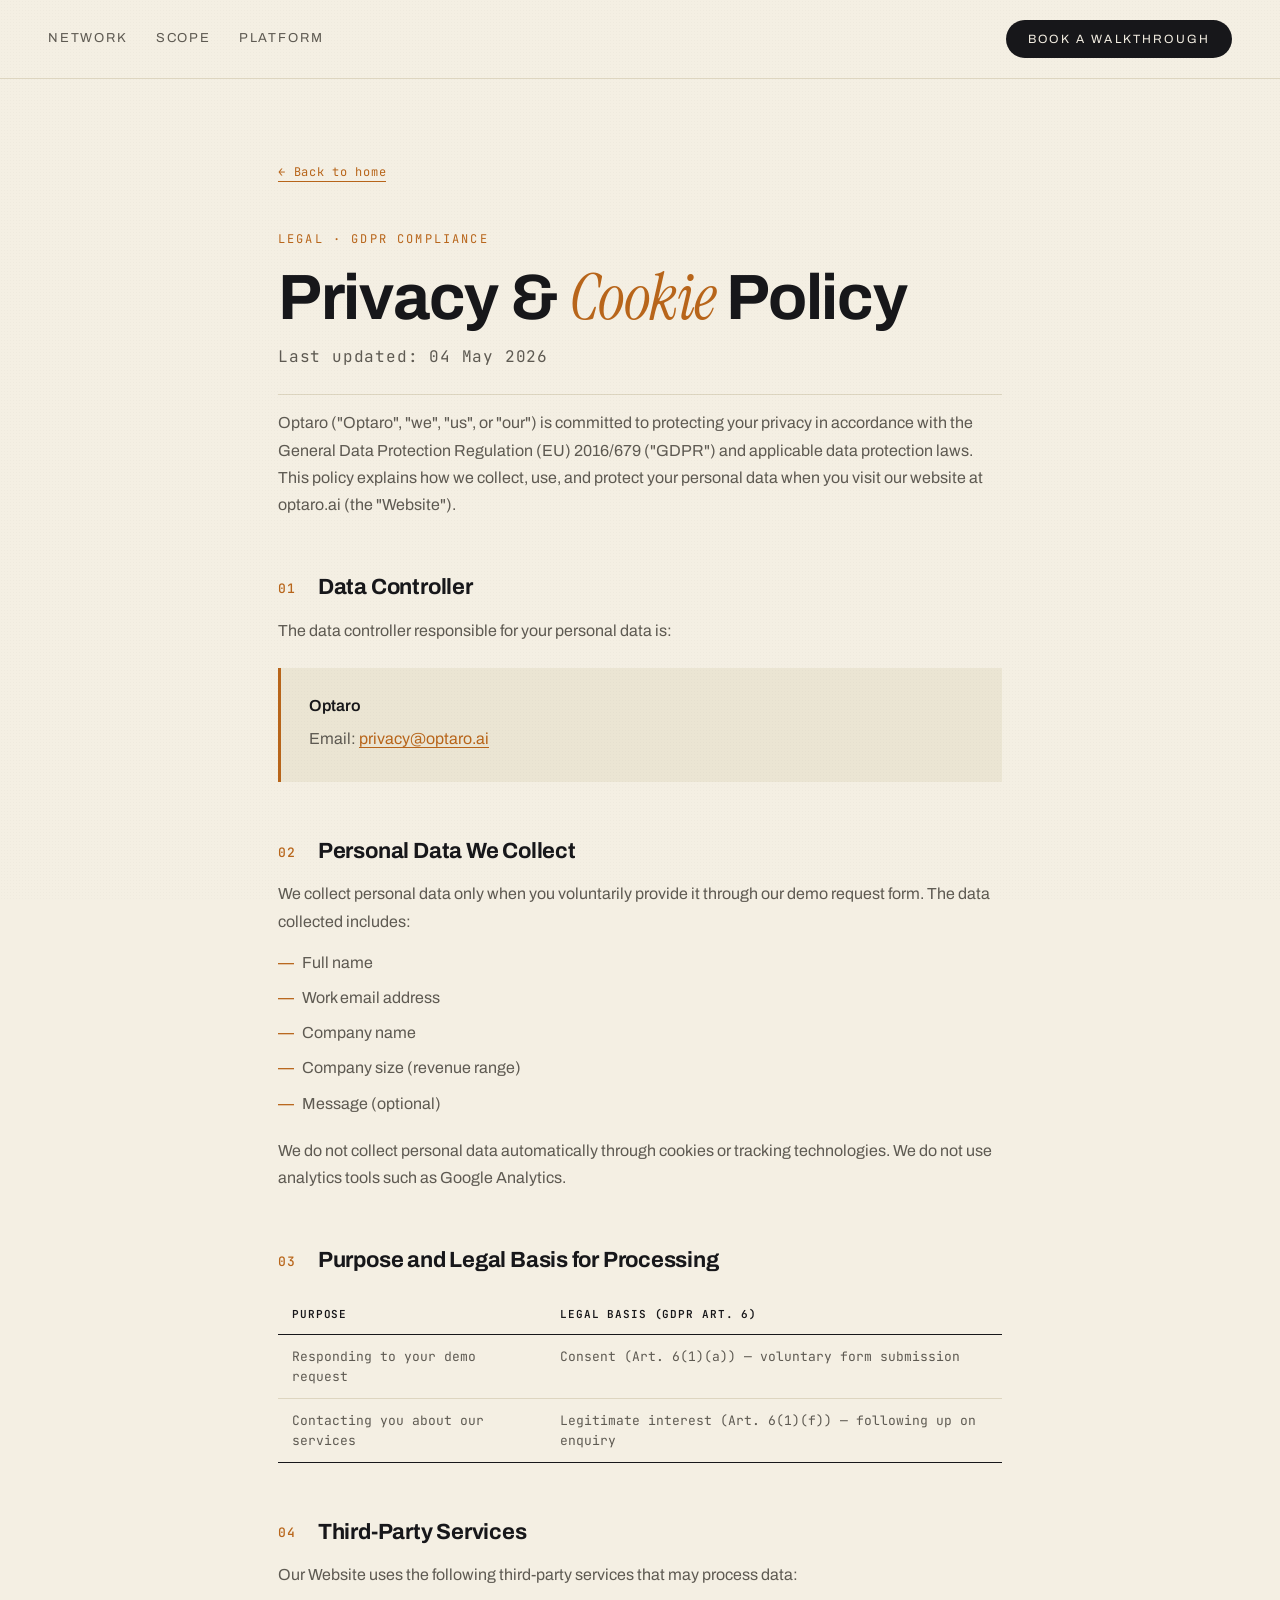
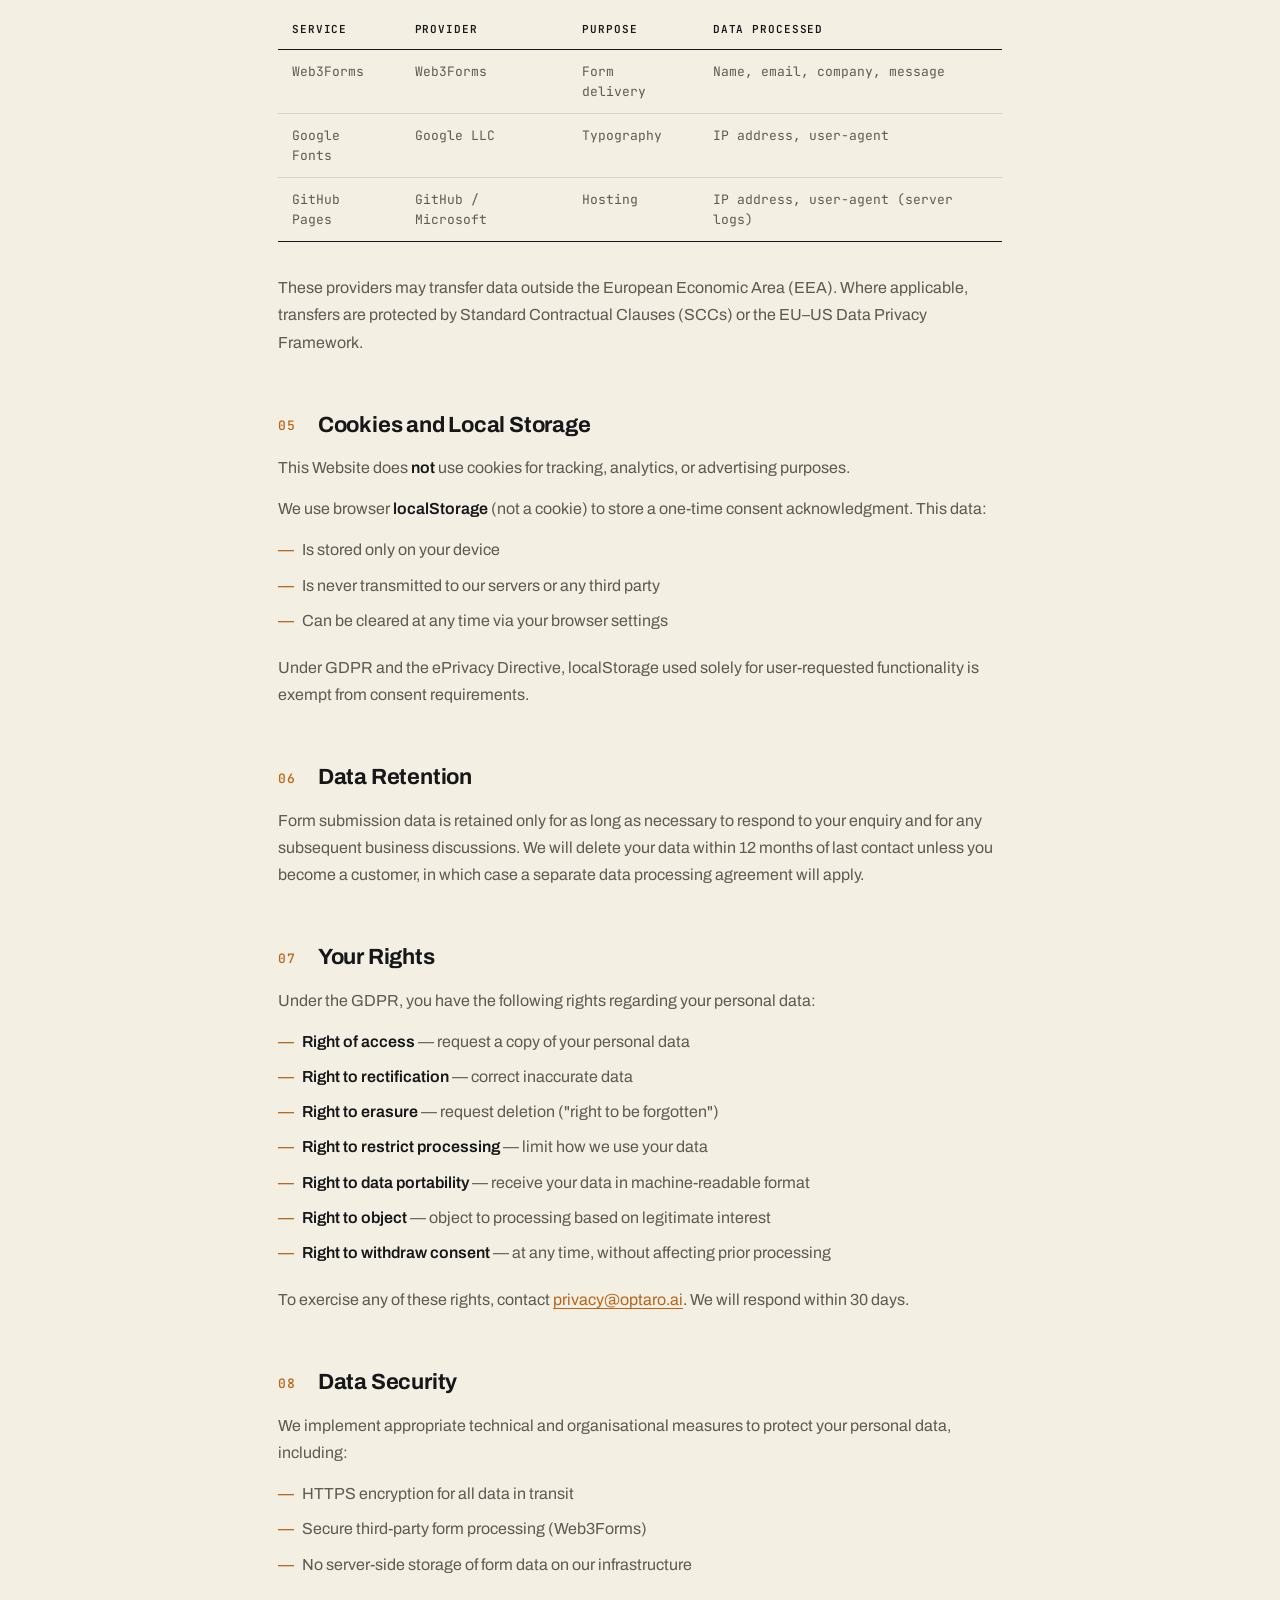
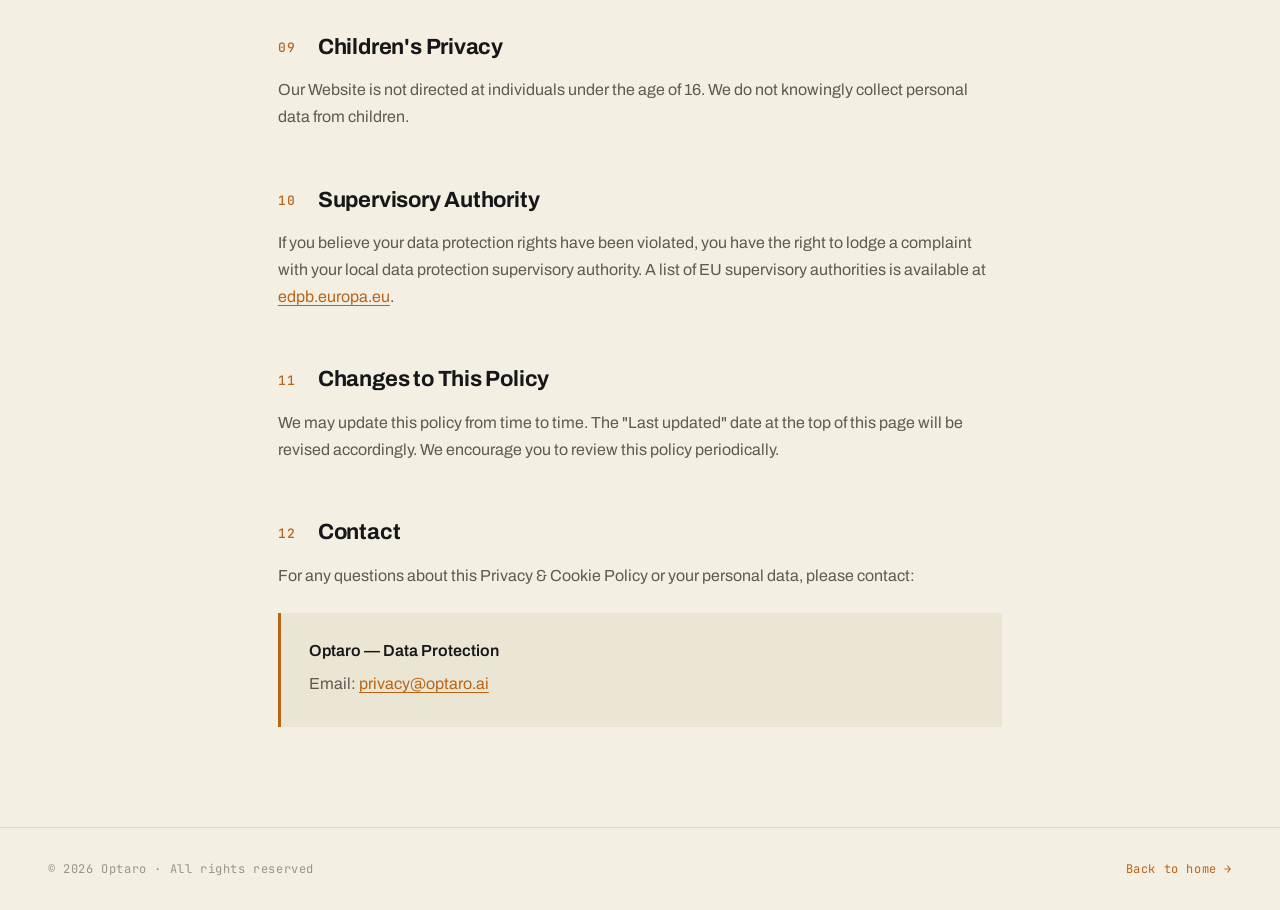
<file: privacy-policy.html>
<!DOCTYPE html>
<html lang="en">
<head>
<meta charset="UTF-8" />
<meta name="viewport" content="width=device-width, initial-scale=1.0" />
<title>Privacy & Cookie Policy — Optaro</title>
<link rel="preconnect" href="https://fonts.googleapis.com">
<link rel="preconnect" href="https://fonts.gstatic.com" crossorigin>
<link href="https://fonts.googleapis.com/css2?family=Archivo:ital,wght@0,400;0,500;0,600;0,700;0,800;1,400;1,600&family=Instrument+Serif:ital@0;1&family=JetBrains+Mono:wght@300;400;500&display=swap" rel="stylesheet">
<style>
  :root{
    --bg: #F4EFE3;
    --bg-2: #EBE5D3;
    --bg-3: #E1D9C2;
    --fg: #17171A;
    --fg-dim: #5E5A52;
    --fg-faint: #9A938A;
    --line: #DDD5C0;
    --line-bright: #BCB29A;
    --amber: #B8651A;
    --amber-soft: #8B4912;
    --live: #4E7A33;
  }
  *{ margin:0; padding:0; box-sizing: border-box; }
  html{ scroll-behavior: smooth; }
  body{
    background: var(--bg);
    color: var(--fg);
    font-family: 'Archivo', sans-serif;
    font-weight: 400;
    font-size: 16px;
    line-height: 1.5;
    -webkit-font-smoothing: antialiased;
    -moz-osx-font-smoothing: grayscale;
  }
  body::before{
    content:"";
    position: fixed; inset: 0;
    pointer-events: none;
    z-index: 9999;
    background-image: radial-gradient(rgba(23,23,26,0.04) 1px, transparent 1px);
    background-size: 3px 3px;
    opacity: 0.6;
    mix-blend-mode: multiply;
  }
  a{ color: inherit; text-decoration: none; }

  /* Top nav */
  nav.top{
    position: sticky; top: 0; z-index: 100;
    display: flex; align-items: center; justify-content: space-between;
    padding: 20px 48px;
    background: var(--bg);
    border-bottom: 1px solid var(--line);
  }
  nav.top .brand{
    font-family: 'Archivo', sans-serif;
    font-weight: 800; letter-spacing: 0.18em;
    font-size: 18px;
  }
  nav.top .links{ display: flex; gap: 28px; }
  nav.top .links a{
    font-size: 13px; color: var(--fg-dim);
    text-transform: uppercase; letter-spacing: 0.14em;
    transition: color 0.2s;
  }
  nav.top .links a:hover{ color: var(--amber); }
  .cta-small{
    display: inline-block;
    padding: 10px 22px;
    background: var(--fg);
    color: var(--bg);
    font-size: 12px;
    letter-spacing: 0.18em;
    text-transform: uppercase;
    border-radius: 999px;
    transition: background 0.2s;
  }
  .cta-small:hover{ background: var(--amber); }

  /* Page */
  .policy-page{
    max-width: 820px;
    margin: 0 auto;
    padding: 80px 48px 100px;
  }
  .policy-back{
    display: inline-flex; align-items: center; gap: 8px;
    font-family: 'JetBrains Mono', monospace;
    font-size: 12px;
    color: var(--fg-dim);
    margin-bottom: 48px;
    letter-spacing: 0.06em;
    transition: color 0.2s;
  }
  .policy-back:hover{ color: var(--amber); }
  .policy-back::before{ content: "←"; }

  .eyebrow{
    display: block;
    font-family: 'JetBrains Mono', monospace;
    font-size: 12px;
    letter-spacing: 0.18em;
    text-transform: uppercase;
    color: var(--amber);
    margin-bottom: 16px;
  }

  .policy-page h1{
    font-family: 'Archivo', sans-serif;
    font-size: clamp(40px, 6vw, 64px);
    font-weight: 700;
    line-height: 1.05;
    letter-spacing: -0.02em;
    margin-bottom: 12px;
  }
  .policy-page h1 em{
    font-family: 'Instrument Serif', serif;
    font-style: italic;
    color: var(--amber);
    font-weight: 400;
  }
  .policy-updated{
    font-family: 'JetBrains Mono', monospace;
    font-size: 12px;
    color: var(--fg-faint);
    letter-spacing: 0.05em;
    margin-bottom: 56px;
    padding-bottom: 24px;
    border-bottom: 1px solid var(--line);
  }

  .policy-page h2{
    font-family: 'Archivo', sans-serif;
    font-size: 22px;
    font-weight: 700;
    margin: 56px 0 16px;
    line-height: 1.2;
    letter-spacing: -0.01em;
  }
  .policy-page h2::before{
    content: counter(section, decimal-leading-zero) " ";
    counter-increment: section;
    font-family: 'JetBrains Mono', monospace;
    font-size: 13px;
    font-weight: 500;
    letter-spacing: 0.1em;
    color: var(--amber);
    margin-right: 12px;
    vertical-align: middle;
  }
  .policy-page{ counter-reset: section; }

  .policy-page p, .policy-page li{
    font-size: 16px;
    line-height: 1.7;
    color: var(--fg-dim);
    margin-bottom: 14px;
  }
  .policy-page p strong{ color: var(--fg); font-weight: 600; }
  .policy-page p em{
    font-family: 'Instrument Serif', serif;
    font-style: italic;
    color: var(--amber);
  }

  .policy-page ul{
    padding-left: 0;
    list-style: none;
    margin-bottom: 20px;
  }
  .policy-page li{
    padding-left: 24px;
    position: relative;
    margin-bottom: 8px;
  }
  .policy-page li::before{
    content: "—";
    position: absolute;
    left: 0; top: 0;
    color: var(--amber);
    font-weight: 500;
  }
  .policy-page li strong{ color: var(--fg); font-weight: 600; }

  .policy-page a{
    color: var(--amber);
    border-bottom: 1px solid currentColor;
    transition: color 0.2s, border-color 0.2s;
  }
  .policy-page a:hover{
    color: var(--amber-soft);
  }

  /* Tables: editorial style */
  .policy-table{
    width: 100%;
    border-collapse: collapse;
    margin: 20px 0 32px;
    font-size: 13px;
    font-family: 'JetBrains Mono', monospace;
  }
  .policy-table th{
    text-align: left;
    padding: 12px 14px;
    border-bottom: 1px solid var(--fg);
    color: var(--fg);
    font-weight: 600;
    text-transform: uppercase;
    letter-spacing: 0.08em;
    font-size: 11px;
    background: transparent;
  }
  .policy-table td{
    text-align: left;
    padding: 12px 14px;
    border-bottom: 1px solid var(--line);
    color: var(--fg-dim);
    vertical-align: top;
  }
  .policy-table tr:last-child td{ border-bottom: 1px solid var(--fg); }

  /* Contact box */
  .contact-block{
    margin-top: 24px;
    padding: 24px 28px;
    background: var(--bg-2);
    border-left: 3px solid var(--amber);
  }
  .contact-block p{ margin-bottom: 6px; }

  /* Footer */
  footer{
    border-top: 1px solid var(--line);
    padding: 32px 48px;
    display: flex; align-items: center; justify-content: space-between;
    background: var(--bg);
    font-family: 'JetBrains Mono', monospace;
    font-size: 12px;
    color: var(--fg-faint);
    letter-spacing: 0.05em;
  }
  footer a{ color: var(--amber); }
  footer a:hover{ color: var(--amber-soft); }

  @media (max-width: 720px){
    nav.top{ padding: 16px 20px; }
    nav.top .links{ display: none; }
    .policy-page{ padding: 48px 20px 64px; }
    .policy-page h1{ font-size: 36px; }
    .policy-page h2{ font-size: 18px; margin: 40px 0 12px; }
    .policy-table{ font-size: 11px; }
    .policy-table th, .policy-table td{ padding: 8px 10px; }
    footer{ padding: 24px 20px; flex-direction: column; gap: 12px; text-align: center; }
  }
</style>
</head>
<body>

<nav class="top">
  <div class="links">
    <a href="index.html#network">Network</a>
    <a href="index.html#scope">Scope</a>
    <a href="index.html#platform">Platform</a>
  </div>
  <a href="index.html#cta" class="cta-small">Book a walkthrough</a>
</nav>

<div class="policy-page">
  <a href="index.html" class="policy-back">Back to home</a>

  <span class="eyebrow">Legal · GDPR Compliance</span>
  <h1>Privacy & <em>Cookie</em> Policy</h1>
  <p class="policy-updated">Last updated: 04 May 2026</p>

  <p>Optaro ("Optaro", "we", "us", or "our") is committed to protecting your privacy in accordance with the General Data Protection Regulation (EU) 2016/679 ("GDPR") and applicable data protection laws. This policy explains how we collect, use, and protect your personal data when you visit our website at optaro.ai (the "Website").</p>

  <h2>Data Controller</h2>
  <p>The data controller responsible for your personal data is:</p>
  <div class="contact-block">
    <p><strong>Optaro</strong></p>
    <p>Email: <a href="mailto:privacy@optaro.ai">privacy@optaro.ai</a></p>
  </div>

  <h2>Personal Data We Collect</h2>
  <p>We collect personal data only when you voluntarily provide it through our demo request form. The data collected includes:</p>
  <ul>
    <li>Full name</li>
    <li>Work email address</li>
    <li>Company name</li>
    <li>Company size (revenue range)</li>
    <li>Message (optional)</li>
  </ul>
  <p>We do not collect personal data automatically through cookies or tracking technologies. We do not use analytics tools such as Google Analytics.</p>

  <h2>Purpose and Legal Basis for Processing</h2>
  <table class="policy-table">
    <thead>
      <tr>
        <th>Purpose</th>
        <th>Legal Basis (GDPR Art. 6)</th>
      </tr>
    </thead>
    <tbody>
      <tr>
        <td>Responding to your demo request</td>
        <td>Consent (Art. 6(1)(a)) — voluntary form submission</td>
      </tr>
      <tr>
        <td>Contacting you about our services</td>
        <td>Legitimate interest (Art. 6(1)(f)) — following up on enquiry</td>
      </tr>
    </tbody>
  </table>

  <h2>Third-Party Services</h2>
  <p>Our Website uses the following third-party services that may process data:</p>
  <table class="policy-table">
    <thead>
      <tr>
        <th>Service</th>
        <th>Provider</th>
        <th>Purpose</th>
        <th>Data Processed</th>
      </tr>
    </thead>
    <tbody>
      <tr>
        <td>Web3Forms</td>
        <td>Web3Forms</td>
        <td>Form delivery</td>
        <td>Name, email, company, message</td>
      </tr>
      <tr>
        <td>Google Fonts</td>
        <td>Google LLC</td>
        <td>Typography</td>
        <td>IP address, user-agent</td>
      </tr>
      <tr>
        <td>GitHub Pages</td>
        <td>GitHub / Microsoft</td>
        <td>Hosting</td>
        <td>IP address, user-agent (server logs)</td>
      </tr>
    </tbody>
  </table>
  <p>These providers may transfer data outside the European Economic Area (EEA). Where applicable, transfers are protected by Standard Contractual Clauses (SCCs) or the EU–US Data Privacy Framework.</p>

  <h2>Cookies and Local Storage</h2>
  <p>This Website does <strong>not</strong> use cookies for tracking, analytics, or advertising purposes.</p>
  <p>We use browser <strong>localStorage</strong> (not a cookie) to store a one-time consent acknowledgment. This data:</p>
  <ul>
    <li>Is stored only on your device</li>
    <li>Is never transmitted to our servers or any third party</li>
    <li>Can be cleared at any time via your browser settings</li>
  </ul>
  <p>Under GDPR and the ePrivacy Directive, localStorage used solely for user-requested functionality is exempt from consent requirements.</p>

  <h2>Data Retention</h2>
  <p>Form submission data is retained only for as long as necessary to respond to your enquiry and for any subsequent business discussions. We will delete your data within 12 months of last contact unless you become a customer, in which case a separate data processing agreement will apply.</p>

  <h2>Your Rights</h2>
  <p>Under the GDPR, you have the following rights regarding your personal data:</p>
  <ul>
    <li><strong>Right of access</strong> — request a copy of your personal data</li>
    <li><strong>Right to rectification</strong> — correct inaccurate data</li>
    <li><strong>Right to erasure</strong> — request deletion ("right to be forgotten")</li>
    <li><strong>Right to restrict processing</strong> — limit how we use your data</li>
    <li><strong>Right to data portability</strong> — receive your data in machine-readable format</li>
    <li><strong>Right to object</strong> — object to processing based on legitimate interest</li>
    <li><strong>Right to withdraw consent</strong> — at any time, without affecting prior processing</li>
  </ul>
  <p>To exercise any of these rights, contact <a href="mailto:privacy@optaro.ai">privacy@optaro.ai</a>. We will respond within 30 days.</p>

  <h2>Data Security</h2>
  <p>We implement appropriate technical and organisational measures to protect your personal data, including:</p>
  <ul>
    <li>HTTPS encryption for all data in transit</li>
    <li>Secure third-party form processing (Web3Forms)</li>
    <li>No server-side storage of form data on our infrastructure</li>
  </ul>

  <h2>Children's Privacy</h2>
  <p>Our Website is not directed at individuals under the age of 16. We do not knowingly collect personal data from children.</p>

  <h2>Supervisory Authority</h2>
  <p>If you believe your data protection rights have been violated, you have the right to lodge a complaint with your local data protection supervisory authority. A list of EU supervisory authorities is available at <a href="https://edpb.europa.eu/about-edpb/about-edpb/members_en" target="_blank" rel="noopener">edpb.europa.eu</a>.</p>

  <h2>Changes to This Policy</h2>
  <p>We may update this policy from time to time. The "Last updated" date at the top of this page will be revised accordingly. We encourage you to review this policy periodically.</p>

  <h2>Contact</h2>
  <p>For any questions about this Privacy & Cookie Policy or your personal data, please contact:</p>
  <div class="contact-block">
    <p><strong>Optaro — Data Protection</strong></p>
    <p>Email: <a href="mailto:privacy@optaro.ai">privacy@optaro.ai</a></p>
  </div>
</div>

<footer>
  <div>© 2026 Optaro · All rights reserved</div>
  <a href="index.html">Back to home →</a>
</footer>

</body>
</html>
</file>
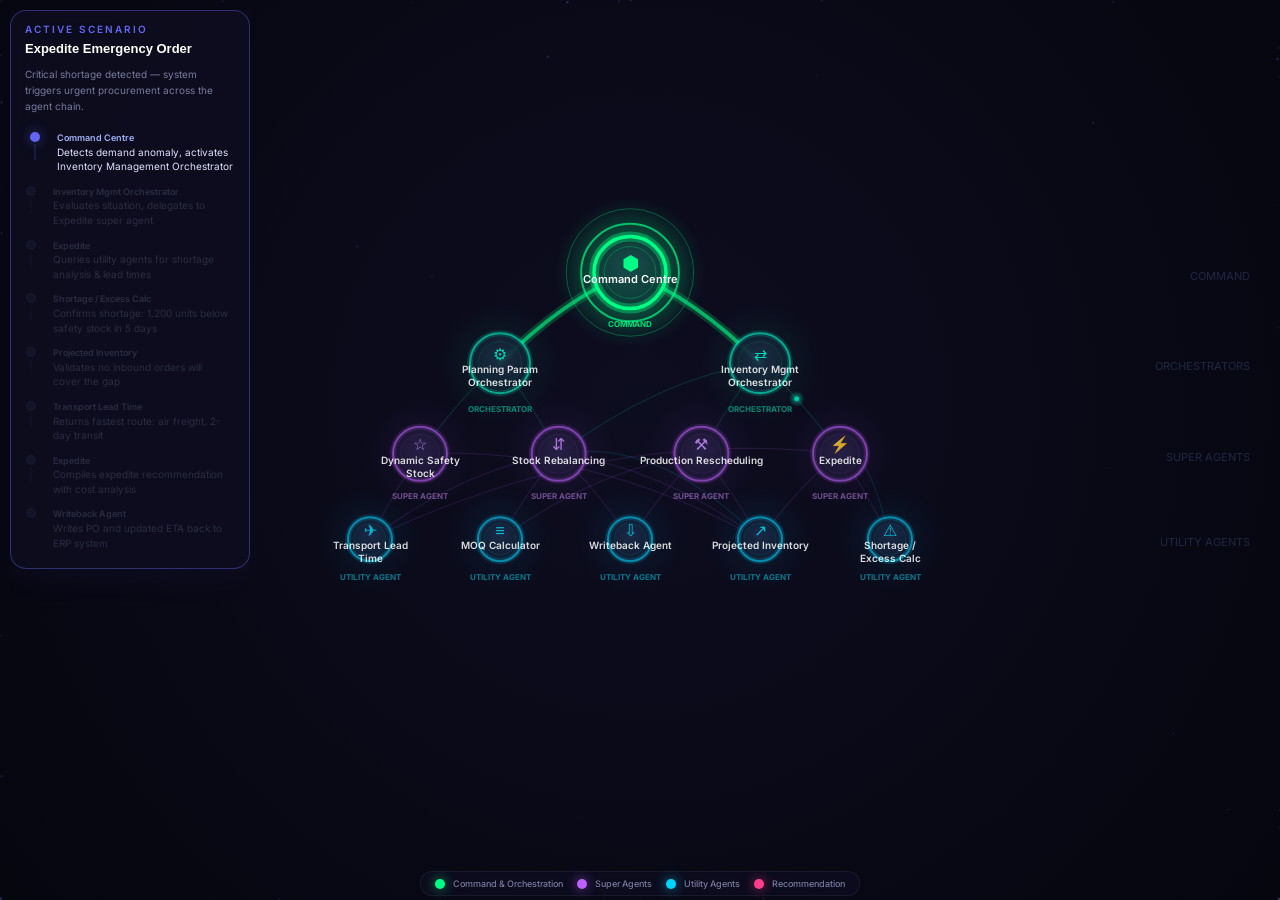
<file: design/supply-chain-agents-embed.html>
<!DOCTYPE html>
<html lang="en">
<head>
<meta charset="UTF-8">
<meta name="viewport" content="width=device-width, initial-scale=1.0">
<title>Supply Chain Agent Network v2</title>
<style>
  @import url('https://fonts.googleapis.com/css2?family=Inter:wght@300;400;500;600;700&family=Space+Grotesk:wght@400;500;600;700&display=swap');

  * { margin: 0; padding: 0; box-sizing: border-box; }

  body {
    background: #06060f;
    color: #e0e0f0;
    font-family: 'Inter', -apple-system, sans-serif;
    overflow: hidden;
    width: 100vw;
    height: 100vh;
    user-select: none;
  }

  canvas { position: fixed; top: 0; left: 0; width: 100%; height: 100%; z-index: 0; }

  .title-bar {
    position: fixed; top: 0; left: 0; right: 0;
    padding: 20px 36px;
    display: flex; align-items: center; gap: 16px;
    z-index: 10;
    background: linear-gradient(180deg, rgba(6,6,15,0.95) 0%, rgba(6,6,15,0.6) 70%, transparent 100%);
  }

  .title-bar h1 {
    font-family: 'Space Grotesk', sans-serif;
    font-size: 20px; font-weight: 700; letter-spacing: 1px; color: #fff;
  }
  .title-bar h1 span { color: #6366f1; }

  .title-dot {
    width: 8px; height: 8px; background: #22c55e;
    border-radius: 50%; box-shadow: 0 0 12px #22c55e88;
    animation: pulse-dot 2s ease-in-out infinite;
  }
  @keyframes pulse-dot {
    0%, 100% { opacity: 1; transform: scale(1); }
    50% { opacity: 0.6; transform: scale(0.8); }
  }

  .title-status {
    font-size: 12px; color: #22c55e; font-weight: 500;
    letter-spacing: 1.5px; text-transform: uppercase;
  }

  /* Scenario Panel */
  .scenario-panel {
    position: fixed; left: 24px; top: 80px; bottom: 24px;
    width: 310px; z-index: 10;
    display: flex; flex-direction: column; gap: 12px;
    pointer-events: none; overflow-y: auto;
  }
  .scenario-panel::-webkit-scrollbar { display: none; }

  .scenario-card {
    background: rgba(15, 15, 35, 0.7);
    border: 1px solid rgba(99,102,241,0.15);
    border-radius: 16px; padding: 18px 20px;
    backdrop-filter: blur(20px);
    transition: all 0.6s cubic-bezier(0.16, 1, 0.3, 1);
    opacity: 0.4; transform: translateX(-8px);
  }
  .scenario-card.active {
    opacity: 1; transform: translateX(0);
    border-color: rgba(99,102,241,0.4);
    box-shadow: 0 0 40px rgba(99,102,241,0.08);
  }

  .scenario-label {
    font-size: 10px; font-weight: 600;
    letter-spacing: 2px; text-transform: uppercase;
    color: #6366f1; margin-bottom: 6px;
  }
  .scenario-title {
    font-family: 'Space Grotesk', sans-serif;
    font-size: 16px; font-weight: 600; color: #fff; margin-bottom: 10px;
  }
  .scenario-desc { font-size: 12px; color: #7a7a9e; line-height: 1.6; }

  /* Step Timeline */
  .step-timeline { display: flex; flex-direction: column; gap: 0; margin-top: 12px; }

  .step-row {
    display: flex; align-items: flex-start; gap: 12px;
    position: relative; padding: 6px 0;
    opacity: 0.25;
    transition: opacity 0.5s ease, transform 0.5s ease;
    transform: translateX(-4px);
  }
  .step-row.active { opacity: 1; transform: translateX(0); }
  .step-row.completed { opacity: 0.55; transform: translateX(0); }

  .step-dot-wrapper {
    width: 20px; display: flex; flex-direction: column; align-items: center; flex-shrink: 0;
  }
  .step-dot {
    width: 10px; height: 10px; border-radius: 50%;
    background: #2a2a4a; border: 2px solid #3a3a5a;
    transition: all 0.4s ease; position: relative; z-index: 1;
  }
  .step-row.active .step-dot {
    background: #6366f1; border-color: #6366f1; box-shadow: 0 0 12px #6366f188;
  }
  .step-row.completed .step-dot {
    background: #22c55e; border-color: #22c55e; box-shadow: 0 0 8px #22c55e44;
  }
  .step-line { width: 2px; height: 16px; background: #1a1a3a; margin-top: 2px; }
  .step-row.completed .step-line { background: #22c55e44; }
  .step-text { font-size: 11px; color: #8888aa; line-height: 1.4; transition: color 0.4s ease; }
  .step-row.active .step-text { color: #e0e0ff; }
  .step-agent-name { font-weight: 600; color: inherit; }
  .step-row.active .step-agent-name { color: #a5b4fc; }

  /* Legend */
  .legend {
    position: fixed; bottom: 24px; left: 24px; z-index: 10;
    display: flex; gap: 20px;
    background: rgba(15, 15, 35, 0.65);
    padding: 12px 20px; border-radius: 12px;
    border: 1px solid rgba(255,255,255,0.06);
    backdrop-filter: blur(16px);
  }
  .legend-item {
    display: flex; align-items: center; gap: 8px;
    font-size: 11px; color: #7a7a9e; font-weight: 500;
  }
  .legend-dot { width: 10px; height: 10px; border-radius: 50%; }

  /* Recommendation Output */
  .rec-output { position: fixed; right: 24px; bottom: 24px; width: 340px; z-index: 10; pointer-events: none; }
  .rec-card {
    background: rgba(15, 15, 35, 0.75);
    border: 1px solid rgba(244,114,182,0.2);
    border-radius: 16px; padding: 20px;
    backdrop-filter: blur(20px);
    opacity: 0; transform: translateY(12px);
    transition: all 0.7s cubic-bezier(0.16, 1, 0.3, 1);
  }
  .rec-card.visible { opacity: 1; transform: translateY(0); }

  .rec-badge {
    display: inline-block; font-size: 9px; font-weight: 700;
    letter-spacing: 2px; text-transform: uppercase;
    padding: 3px 10px; border-radius: 6px;
    background: rgba(244,114,182,0.15); color: #f472b6; margin-bottom: 10px;
  }
  .rec-card-title {
    font-family: 'Space Grotesk', sans-serif;
    font-size: 15px; font-weight: 600; color: #fff; margin-bottom: 8px;
  }
  .rec-card-body { font-size: 12px; color: #8888aa; line-height: 1.6; }
  .rec-card-body strong { color: #c4b5fd; font-weight: 600; }

  .rec-chain {
    margin-top: 12px; padding-top: 12px;
    border-top: 1px solid rgba(255,255,255,0.06);
    display: flex; align-items: center; gap: 4px; flex-wrap: wrap;
  }
  .rec-chain-node {
    font-size: 9px; font-weight: 600;
    padding: 2px 7px; border-radius: 4px;
    background: rgba(99,102,241,0.12); color: #a5b4fc; white-space: nowrap;
  }
  .rec-chain-arrow { color: #3a3a5a; font-size: 10px; }

  /* Tooltip */
  .tooltip {
    position: fixed; z-index: 20;
    background: rgba(15, 15, 35, 0.92);
    border: 1px solid rgba(99,102,241,0.25);
    border-radius: 12px; padding: 14px 18px;
    backdrop-filter: blur(20px); max-width: 260px;
    pointer-events: none; opacity: 0; transition: opacity 0.25s ease;
  }
  .tooltip.visible { opacity: 1; }
  .tooltip-name {
    font-family: 'Space Grotesk', sans-serif;
    font-size: 14px; font-weight: 600; color: #fff; margin-bottom: 6px;
  }
  .tooltip-tier {
    font-size: 9px; font-weight: 700;
    letter-spacing: 2px; text-transform: uppercase; margin-bottom: 8px;
  }
  .tooltip-desc { font-size: 11px; color: #7a7a9e; line-height: 1.5; }

  /* ── Embed overrides: compact layout, no overlap ── */
  .title-bar { display: none !important; }
  .scenario-panel {
    width: 240px !important;
    left: 10px !important;
    top: 10px !important;
    bottom: 30px !important;
    font-size: 10px !important;
  }
  .scenario-card { padding: 12px 14px !important; }
  .scenario-title { font-size: 13px !important; }
  .scenario-desc { font-size: 10px !important; }
  .step-text { font-size: 9px !important; }
  .rec-output {
    right: 10px !important;
    bottom: 30px !important;
    width: 260px !important;
  }
  .rec-card { padding: 14px !important; }
  .rec-card-title { font-size: 12px !important; }
  .rec-card-body { font-size: 10px !important; }
  .rec-chain-node { font-size: 8px !important; }
  .legend {
    left: 50% !important;
    transform: translateX(-50%);
    bottom: 4px !important;
    padding: 6px 14px !important;
    gap: 14px !important;
  }
  .legend-item { font-size: 9px !important; }

  /* ── Mobile: overlay panels on canvas ── */
  @media (max-width: 768px) {
    body { overflow: hidden !important; height: 100vh !important; }

    /* Scenario panel: very narrow strip on left */
    .scenario-panel {
      width: 65px !important;
      left: 2px !important;
      top: 2px !important;
      bottom: 24px !important;
      font-size: 7px !important;
    }
    .scenario-card {
      padding: 4px 5px !important;
      border-radius: 6px !important;
      background: rgba(15,15,35,0.85) !important;
    }
    .scenario-label { display: none !important; }
    .scenario-title { font-size: 7px !important; margin-bottom: 3px !important; line-height: 1.2 !important; }
    .scenario-desc { display: none !important; }
    .step-timeline { margin-top: 3px !important; }
    .step-row { padding: 1px 0 !important; gap: 4px !important; }
    .step-dot { width: 5px !important; height: 5px !important; border-width: 1px !important; }
    .step-dot-wrapper { width: 10px !important; }
    .step-line { height: 6px !important; }
    .step-text { font-size: 6px !important; line-height: 1.1 !important; }
    .step-text span[style] { display: none !important; }
    .step-agent-name { font-size: 6px !important; }

    /* Recommendation: top right corner */
    .rec-output {
      right: 4px !important;
      bottom: auto !important;
      top: 4px !important;
      width: 48% !important;
      max-width: 200px !important;
    }
    .rec-card {
      padding: 8px 10px !important;
      border-radius: 8px !important;
      background: rgba(15,15,35,0.85) !important;
    }
    .rec-badge { font-size: 6px !important; padding: 2px 6px !important; margin-bottom: 4px !important; }
    .rec-card-title { font-size: 9px !important; margin-bottom: 4px !important; }
    .rec-card-body { font-size: 8px !important; line-height: 1.3 !important; }
    .rec-card-body strong { font-size: 8px !important; }
    .rec-chain { display: none !important; }

    /* Legend: compact bottom bar */
    .legend {
      padding: 4px 8px !important;
      gap: 6px !important;
    }
    .legend-item { font-size: 7px !important; gap: 4px !important; }
    .legend-dot { width: 6px !important; height: 6px !important; }

    .tooltip { display: none !important; }
  }

  /* ── Light Theme ── */
  [data-theme="light"] body { background: #f5f3ff; color: #1e1b4b; }
  [data-theme="light"] .scenario-card {
    background: rgba(255,255,255,0.85);
    border-color: rgba(99,102,241,0.2);
  }
  [data-theme="light"] .scenario-card.active {
    border-color: rgba(99,102,241,0.4);
    box-shadow: 0 0 40px rgba(99,102,241,0.08);
  }
  [data-theme="light"] .scenario-title { color: #1e1b4b; }
  [data-theme="light"] .scenario-desc { color: #4c4578; }
  [data-theme="light"] .step-text { color: #4c4578; }
  [data-theme="light"] .step-row.active .step-text { color: #1e1b4b; }
  [data-theme="light"] .step-dot { background: #d4d0f0; border-color: #c4bfe6; }
  [data-theme="light"] .step-line { background: #d4d0f0; }
  [data-theme="light"] .legend {
    background: rgba(255,255,255,0.85);
    border-color: rgba(99,102,241,0.15);
  }
  [data-theme="light"] .legend-item { color: #4c4578; }
  [data-theme="light"] .rec-card {
    background: rgba(255,255,255,0.9);
    border-color: rgba(244,114,182,0.25);
  }
  [data-theme="light"] .rec-card-title { color: #1e1b4b; }
  [data-theme="light"] .rec-card-body { color: #4c4578; }
  [data-theme="light"] .rec-card-body strong { color: #7c3aed; }
  [data-theme="light"] .rec-chain { border-top-color: rgba(99,102,241,0.1); }
  [data-theme="light"] .rec-chain-node { background: rgba(99,102,241,0.1); color: #6366f1; }
  [data-theme="light"] .rec-chain-arrow { color: #b0aad0; }
  [data-theme="light"] .tooltip {
    background: rgba(255,255,255,0.95);
    border-color: rgba(99,102,241,0.2);
  }
  [data-theme="light"] .tooltip-name { color: #1e1b4b; }
  [data-theme="light"] .tooltip-desc { color: #4c4578; }
</style>
</head>
<body>

<canvas id="c"></canvas>

<div class="title-bar">
  <div class="title-dot"></div>
  <h1>Supply Chain <span>Agent Network</span></h1>
  <span class="title-status">System Active</span>
</div>

<div class="scenario-panel" id="scenarioPanel"></div>

<div class="legend">
  <div class="legend-item"><div class="legend-dot" style="background:#00ff87;box-shadow:0 0 12px #00ff87aa"></div>Command & Orchestration</div>
  <div class="legend-item"><div class="legend-dot" style="background:#bf5fff;box-shadow:0 0 12px #bf5fffaa"></div>Super Agents</div>
  <div class="legend-item"><div class="legend-dot" style="background:#00d4ff;box-shadow:0 0 12px #00d4ffaa"></div>Utility Agents</div>
  <div class="legend-item"><div class="legend-dot" style="background:#ff3d8f;box-shadow:0 0 12px #ff3d8faa"></div>Recommendation</div>
</div>

<div class="rec-output"><div class="rec-card" id="recCard"></div></div>

<div class="tooltip" id="tooltip">
  <div class="tooltip-name" id="ttName"></div>
  <div class="tooltip-tier" id="ttTier"></div>
  <div class="tooltip-desc" id="ttDesc"></div>
</div>

<script>
// ══════════════════════════════════════════════
//  THEME SUPPORT
// ══════════════════════════════════════════════

function isLightTheme() {
  return document.documentElement.getAttribute('data-theme') === 'light';
}

// Listen for theme changes from parent page
window.addEventListener('message', function(e) {
  if (e.data && e.data.type === 'theme-change') {
    document.documentElement.setAttribute('data-theme', e.data.theme);
  }
});

// Check parent theme on load
(function() {
  try {
    var parentTheme = window.parent.document.documentElement.getAttribute('data-theme');
    if (parentTheme) document.documentElement.setAttribute('data-theme', parentTheme);
  } catch(e) {}
})();

// ══════════════════════════════════════════════
//  DATA (defined first so everything can reference it)
// ══════════════════════════════════════════════

const COLORS = {
  command:      { main: '#00ff87', glow: '#00ff87', bg: 'rgba(0,255,135,0.12)',  text: '#00ff87', fill: 'rgba(0,255,135,0.08)' },
  orchestrator: { main: '#00ffcc', glow: '#00ffaa', bg: 'rgba(0,255,204,0.10)',  text: '#00ffcc', fill: 'rgba(0,255,204,0.06)' },
  super:        { main: '#bf5fff', glow: '#a855f7', bg: 'rgba(191,95,255,0.10)', text: '#d08fff', fill: 'rgba(191,95,255,0.07)' },
  utility:      { main: '#00d4ff', glow: '#00bbff', bg: 'rgba(0,212,255,0.10)',  text: '#00e5ff', fill: 'rgba(0,212,255,0.06)' },
};

const agents = [
  { id: 'cmd', label: 'Command Centre',             tier: 'command',      icon: '\u2B22',
    desc: 'Central AI brain — monitors the entire supply chain, delegates analysis to orchestrators, and compiles final recommendations.' },
  { id: 'ppo', label: 'Planning Param Orchestrator', tier: 'orchestrator', icon: '\u2699',
    desc: 'Coordinates planning parameter updates — safety stock levels, lead times, MOQs — by invoking super & utility agents in sequence.' },
  { id: 'imo', label: 'Inventory Mgmt Orchestrator', tier: 'orchestrator', icon: '\u21C4',
    desc: 'Manages inventory flow decisions — rebalancing, expediting, production rescheduling — to prevent shortages and reduce excess.' },
  { id: 'dss', label: 'Dynamic Safety Stock',        tier: 'super',        icon: '\u2606',
    desc: 'Calculates optimal safety stock using demand variability, lead-time uncertainty, and service-level targets.' },
  { id: 'srb', label: 'Stock Rebalancing',           tier: 'super',        icon: '\u21F5',
    desc: 'Identifies surplus at one location and shortages at another, then recommends inter-site transfers.' },
  { id: 'prs', label: 'Production Rescheduling',     tier: 'super',        icon: '\u2692',
    desc: 'Adjusts production schedules in real time when demand shifts or supply disruptions occur.' },
  { id: 'exp', label: 'Expedite',                    tier: 'super',        icon: '\u26A1',
    desc: 'Triggers emergency procurement or accelerated shipping when critical shortages are detected.' },
  { id: 'tlt', label: 'Transport Lead Time',         tier: 'utility',      icon: '\u2708',
    desc: 'Provides real-time transportation lead-time estimates by route, carrier, and mode.' },
  { id: 'moq', label: 'MOQ Calculator',              tier: 'utility',      icon: '\u2261',
    desc: 'Calculates Minimum Order Quantities based on supplier contracts, volume discounts, and demand forecasts.' },
  { id: 'wba', label: 'Writeback Agent',             tier: 'utility',      icon: '\u21E9',
    desc: 'Persists approved recommendations back into ERP / planning systems, closing the loop.' },
  { id: 'pri', label: 'Projected Inventory',         tier: 'utility',      icon: '\u2197',
    desc: 'Forecasts future inventory positions by combining current stock, inbound orders, demand signals, and planned production.' },
  { id: 'isc', label: 'Shortage / Excess Calc',      tier: 'utility',      icon: '\u26A0',
    desc: 'Compares projected inventory against requirements to flag upcoming shortages or excess.' },
];

const agentMap = {};
agents.forEach(a => {
  a.x = 0; a.y = 0; a.activation = 0; a.baseRadius = 0;
  agentMap[a.id] = a;
});

const connections = [
  ['cmd','ppo'], ['cmd','imo'],
  ['ppo','dss'], ['ppo','srb'],
  ['imo','srb'], ['imo','prs'], ['imo','exp'],
  ['dss','tlt'], ['dss','pri'],
  ['srb','moq'], ['srb','pri'], ['srb','wba'], ['srb','tlt'],
  ['prs','pri'], ['prs','wba'], ['prs','moq'],
  ['exp','isc'], ['exp','pri'], ['exp','tlt'],
  ['isc','exp'], ['pri','srb'],
];

const scenarios = [
  {
    title: 'Expedite Emergency Order',
    desc: 'Critical shortage detected — system triggers urgent procurement across the agent chain.',
    recommendation: {
      title: 'Expedite Order #EXP-4892',
      body: 'SKU-4892 projected <strong>shortage at DC-West</strong> in 5 days. Air freight booked from Supplier-A. <strong>ETA: 2 days</strong>. Cost delta: +$12,400.',
    },
    steps: [
      { agent: 'cmd', action: 'Detects demand anomaly, activates Inventory Management Orchestrator' },
      { agent: 'imo', action: 'Evaluates situation, delegates to Expedite super agent' },
      { agent: 'exp', action: 'Queries utility agents for shortage analysis & lead times' },
      { agent: 'isc', action: 'Confirms shortage: 1,200 units below safety stock in 5 days' },
      { agent: 'pri', action: 'Validates no inbound orders will cover the gap' },
      { agent: 'tlt', action: 'Returns fastest route: air freight, 2-day transit' },
      { agent: 'exp', action: 'Compiles expedite recommendation with cost analysis' },
      { agent: 'wba', action: 'Writes PO and updated ETA back to ERP system' },
    ],
    chain: ['cmd','imo','exp','isc','pri','tlt','exp','wba'],
  },
  {
    title: 'Safety Stock Recalibration',
    desc: 'Demand variability spike triggers dynamic safety stock adjustment.',
    recommendation: {
      title: 'Safety Stock Update #SS-1201',
      body: 'SKU-1201 safety stock increased from <strong>450 to 620 units</strong> based on 34% demand variability spike. Service level maintained at <strong>98.5%</strong>.',
    },
    steps: [
      { agent: 'cmd', action: 'Scheduled planning review cycle, activates Planning Orchestrator' },
      { agent: 'ppo', action: 'Initiates safety stock recalculation across high-variability SKUs' },
      { agent: 'dss', action: 'Pulls latest demand & lead-time data from utility agents' },
      { agent: 'tlt', action: 'Returns updated supplier lead times (avg +1.2 days)' },
      { agent: 'pri', action: 'Projects forward inventory under new safety stock levels' },
      { agent: 'dss', action: 'Optimizes safety stock: 450 \u2192 620 units for target SL 98.5%' },
      { agent: 'wba', action: 'Updates safety stock parameter in planning system' },
    ],
    chain: ['cmd','ppo','dss','tlt','pri','dss','wba'],
  },
  {
    title: 'Cross-DC Stock Rebalance',
    desc: 'Excess inventory at one DC, shortage at another — triggers network-wide rebalancing.',
    recommendation: {
      title: 'Stock Transfer #TR-3301',
      body: 'Transfer <strong>1,200 units of SKU-3301</strong> from DC-East (excess) to DC-Central (shortage). Transit: 3 days. Avoids <strong>$45K in lost sales</strong>.',
    },
    steps: [
      { agent: 'cmd', action: 'Inventory imbalance alert, activates Inventory Orchestrator' },
      { agent: 'imo', action: 'Routes to Stock Rebalancing agent for multi-DC optimization' },
      { agent: 'srb', action: 'Queries projected inventory across all DCs' },
      { agent: 'pri', action: 'Returns: DC-East +3,400 excess, DC-Central -1,200 shortage' },
      { agent: 'tlt', action: 'Calculates inter-DC transfer lead time: 3 days by ground' },
      { agent: 'moq', action: 'Validates transfer qty meets minimum shipment threshold' },
      { agent: 'srb', action: 'Generates optimal transfer plan with cost-benefit analysis' },
      { agent: 'wba', action: 'Creates transfer order in WMS, updates allocations' },
    ],
    chain: ['cmd','imo','srb','pri','tlt','moq','srb','wba'],
  },
  {
    title: 'Production Reschedule',
    desc: 'Supply disruption triggers manufacturing schedule adjustment.',
    recommendation: {
      title: 'Reschedule #PR-7750',
      body: 'Shift <strong>Line-3 production of SKU-7750</strong> forward by 2 days to cover projected gap. MOQ validated. <strong>No additional cost</strong> \u2014 capacity available.',
    },
    steps: [
      { agent: 'cmd', action: 'Supplier delay notification received, activates Inventory Orchestrator' },
      { agent: 'imo', action: 'Assesses impact, delegates to Production Rescheduling agent' },
      { agent: 'prs', action: 'Analyzes current schedule and queries projected inventory' },
      { agent: 'pri', action: 'Projects stockout in 8 days without schedule change' },
      { agent: 'moq', action: 'Confirms minimum production batch is feasible for early run' },
      { agent: 'prs', action: 'Generates reschedule: move Line-3 forward by 2 days' },
      { agent: 'wba', action: 'Updates production schedule and material requirements in MES' },
    ],
    chain: ['cmd','imo','prs','pri','moq','prs','wba'],
  },
];

// ══════════════════════════════════════════════
//  CANVAS SETUP
// ══════════════════════════════════════════════

const canvas = document.getElementById('c');
const ctx = canvas.getContext('2d');
let W = 0, H = 0, dpr = 1;

function resize() {
  dpr = window.devicePixelRatio || 1;
  W = window.innerWidth;
  H = window.innerHeight;
  canvas.width = W * dpr;
  canvas.height = H * dpr;
  ctx.setTransform(dpr, 0, 0, dpr, 0, 0);
  layoutNodes();
}

// ══════════════════════════════════════════════
//  LAYOUT
// ══════════════════════════════════════════════

function layoutNodes() {
  // On mobile, leave narrow space for left panel; on desktop, leave space for both panels
  var isMobile = W < 768;
  var leftMargin = isMobile ? 75 : 260;
  var rightMargin = isMobile ? 10 : 280;
  var cx = leftMargin + (W - leftMargin - rightMargin) / 2;

  // Calculate total network height, then vertically center it
  // Reserve 30px at bottom for legend bar
  var legendSpace = 35;
  var networkH = Math.min(H * 0.58, 320);
  var tierH = networkH / 3;
  var topY = (H - legendSpace - networkH) / 2;

  var scale = isMobile ? 0.65 : 1;
  var orchSpread = isMobile ? 80 : 130;

  agentMap.cmd.x = cx;         agentMap.cmd.y = topY;           agentMap.cmd.baseRadius = 36 * scale;

  agentMap.ppo.x = cx - orchSpread; agentMap.ppo.y = topY + tierH * 0.85; agentMap.ppo.baseRadius = 30 * scale;
  agentMap.imo.x = cx + orchSpread; agentMap.imo.y = topY + tierH * 0.85; agentMap.imo.baseRadius = 30 * scale;

  var sy = topY + tierH * 1.7;
  var sw = Math.min((W - leftMargin - rightMargin) * 0.85, isMobile ? 300 : 420);
  agentMap.dss.x = cx - sw * 0.5;  agentMap.dss.y = sy; agentMap.dss.baseRadius = 27 * scale;
  agentMap.srb.x = cx - sw * 0.17; agentMap.srb.y = sy; agentMap.srb.baseRadius = 27 * scale;
  agentMap.prs.x = cx + sw * 0.17; agentMap.prs.y = sy; agentMap.prs.baseRadius = 27 * scale;
  agentMap.exp.x = cx + sw * 0.5;  agentMap.exp.y = sy; agentMap.exp.baseRadius = 27 * scale;

  var uy = topY + tierH * 2.5;
  var uw = Math.min((W - leftMargin - rightMargin) * 0.9, isMobile ? 340 : 520);
  var utilIds = ['tlt','moq','wba','pri','isc'];
  utilIds.forEach(function(id, i) {
    agentMap[id].x = cx - uw / 2 + (uw / (utilIds.length - 1)) * i;
    agentMap[id].y = uy;
    agentMap[id].baseRadius = 22 * scale;
  });
}

// ══════════════════════════════════════════════
//  HELPERS
// ══════════════════════════════════════════════

function easeInOutCubic(t) { return t < 0.5 ? 4*t*t*t : 1 - Math.pow(-2*t+2, 3)/2; }

function getControlPoint(from, to) {
  var mx = (from.x + to.x) / 2;
  var my = (from.y + to.y) / 2;
  var dx = Math.abs(to.x - from.x);
  var dy = to.y - from.y;
  var offset = dy < 50 ? -60 : -dx * 0.15;
  return { x: mx, y: my + offset };
}

function bezierPoint(p0, cp, p1, t) {
  var u = 1 - t;
  return {
    x: u*u*p0.x + 2*u*t*cp.x + t*t*p1.x,
    y: u*u*p0.y + 2*u*t*cp.y + t*t*p1.y,
  };
}

function hexAlpha(hex, alpha01) {
  // Convert "#rrggbb" + alpha to rgba string
  var r = parseInt(hex.slice(1,3), 16);
  var g = parseInt(hex.slice(3,5), 16);
  var b = parseInt(hex.slice(5,7), 16);
  return 'rgba(' + r + ',' + g + ',' + b + ',' + alpha01 + ')';
}

// ══════════════════════════════════════════════
//  ANIMATION STATE
// ══════════════════════════════════════════════

var currentScenario = -1;
var currentStep = -1;
var stepTimer = 0;
var STEP_DURATION = 1200;
var PAUSE_BETWEEN = 1800;
var scenarioPhase = 'idle';
var phaseTimer = 0;
var travelPulses = [];
var burstParticles = [];

var ambientParticles = [];
for (var i = 0; i < 50; i++) {
  ambientParticles.push({
    x: Math.random() * 2400, y: Math.random() * 1400,
    r: Math.random() * 1.2 + 0.3,
    dx: (Math.random() - 0.5) * 0.12,
    dy: (Math.random() - 0.5) * 0.12,
    o: Math.random() * 0.12 + 0.02,
  });
}

// Ambient idle particles flowing along random connections
var ambientFlows = [];
function spawnAmbientFlow() {
  var idx = Math.floor(Math.random() * connections.length);
  var c = connections[idx];
  var from = agentMap[c[0]], to = agentMap[c[1]];
  if (!from || !to) return;
  ambientFlows.push({
    fromId: c[0], toId: c[1], progress: 0,
    speed: 0.006 + Math.random() * 0.008,
    color: COLORS[from.tier].main,
  });
}

// ══════════════════════════════════════════════
//  DRAWING FUNCTIONS
// ══════════════════════════════════════════════

function drawConnection(from, to, alpha, color, width) {
  var cp = getControlPoint(from, to);
  ctx.beginPath();
  ctx.moveTo(from.x, from.y);
  ctx.quadraticCurveTo(cp.x, cp.y, to.x, to.y);
  ctx.strokeStyle = color;
  ctx.globalAlpha = alpha;
  ctx.lineWidth = width;
  ctx.lineCap = 'round';
  ctx.stroke();
  ctx.globalAlpha = 1;
}

function drawNode(agent, time) {
  var c = COLORS[agent.tier];
  var r = agent.baseRadius;
  if (r <= 0) return;
  var act = agent.activation;
  var x = agent.x, y = agent.y;

  // ── Always-on ambient glow (large, soft) ──
  var ambR = r + 30;
  var ambGrd = ctx.createRadialGradient(x, y, r * 0.2, x, y, ambR);
  ambGrd.addColorStop(0, hexAlpha(c.glow, 0.12 + act * 0.2));
  ambGrd.addColorStop(0.5, hexAlpha(c.glow, 0.04 + act * 0.08));
  ambGrd.addColorStop(1, hexAlpha(c.glow, 0));
  ctx.beginPath();
  ctx.arc(x, y, ambR, 0, Math.PI * 2);
  ctx.fillStyle = ambGrd;
  ctx.fill();

  // ── Activation-boosted outer glow ──
  if (act > 0.01) {
    var glowR = r + 40 * act;
    var grd = ctx.createRadialGradient(x, y, r * 0.2, x, y, glowR);
    grd.addColorStop(0, hexAlpha(c.glow, act * 0.5));
    grd.addColorStop(0.5, hexAlpha(c.glow, act * 0.15));
    grd.addColorStop(1, hexAlpha(c.glow, 0));
    ctx.beginPath();
    ctx.arc(x, y, glowR, 0, Math.PI * 2);
    ctx.fillStyle = grd;
    ctx.fill();
  }

  // ── Activation rings ──
  if (act > 0.05) {
    ctx.beginPath();
    ctx.arc(x, y, r + 5 + act * 8, 0, Math.PI * 2);
    ctx.strokeStyle = c.main;
    ctx.globalAlpha = act * 0.7;
    ctx.lineWidth = 2;
    ctx.stroke();
    ctx.globalAlpha = 1;

    ctx.beginPath();
    ctx.arc(x, y, r + 14 + act * 14, 0, Math.PI * 2);
    ctx.strokeStyle = c.main;
    ctx.globalAlpha = act * 0.3;
    ctx.lineWidth = 1;
    ctx.stroke();
    ctx.globalAlpha = 1;
  }

  // ── Main circle ──
  var light = isLightTheme();
  var bgGrad = ctx.createRadialGradient(x, y - r * 0.3, 0, x, y, r);
  if (light) {
    bgGrad.addColorStop(0, 'rgba(255,255,255,' + (0.92 + act * 0.05) + ')');
    bgGrad.addColorStop(1, 'rgba(237,233,254,' + (0.88 + act * 0.08) + ')');
  } else {
    bgGrad.addColorStop(0, 'rgba(30,30,60,' + (0.88 + act * 0.08) + ')');
    bgGrad.addColorStop(1, 'rgba(16,16,36,' + (0.92 + act * 0.05) + ')');
  }
  ctx.beginPath();
  ctx.arc(x, y, r, 0, Math.PI * 2);
  ctx.fillStyle = bgGrad;
  ctx.fill();

  // Color fill overlay
  ctx.beginPath();
  ctx.arc(x, y, r, 0, Math.PI * 2);
  ctx.fillStyle = hexAlpha(c.main, 0.06 + act * 0.12);
  ctx.fill();

  // ── Border (bright neon) ──
  ctx.beginPath();
  ctx.arc(x, y, r, 0, Math.PI * 2);
  ctx.strokeStyle = c.main;
  ctx.globalAlpha = 0.55 + act * 0.45;
  ctx.lineWidth = 2 + act * 1.5;
  ctx.stroke();
  ctx.globalAlpha = 1;

  // Bright border glow (doubled stroke)
  ctx.beginPath();
  ctx.arc(x, y, r, 0, Math.PI * 2);
  ctx.strokeStyle = c.main;
  ctx.globalAlpha = 0.15 + act * 0.2;
  ctx.lineWidth = 6 + act * 4;
  ctx.stroke();
  ctx.globalAlpha = 1;

  // ── Inner ring ──
  ctx.beginPath();
  ctx.arc(x, y, r * 0.72, 0, Math.PI * 2);
  ctx.strokeStyle = c.main;
  ctx.globalAlpha = 0.12 + act * 0.2;
  ctx.lineWidth = 0.8;
  ctx.stroke();
  ctx.globalAlpha = 1;

  // ── Icon ──
  var mob = W < 768;
  var iconSize = agent.tier === 'command' ? (mob ? 13 : 20) : (mob ? 10 : 16);
  ctx.font = iconSize + 'px sans-serif';
  ctx.textAlign = 'center';
  ctx.textBaseline = 'middle';
  ctx.fillStyle = c.text;
  ctx.globalAlpha = 0.8 + act * 0.2;
  ctx.fillText(agent.icon, x, y - (r > 20 ? (mob ? 4 : 8) : (mob ? 2 : 5)));
  ctx.globalAlpha = 1;

  // ── Label ──
  var words = agent.label.split(' ');
  var labelLines = [];
  if (words.length <= 2) {
    labelLines = [agent.label];
  } else {
    var mid = Math.ceil(words.length / 2);
    labelLines = [words.slice(0, mid).join(' '), words.slice(mid).join(' ')];
  }

  var labelSize = mob ? (r > 20 ? 8 : 7) : (r > 32 ? 11 : 10);
  var labelGap = mob ? 9 : 13;
  ctx.font = '600 ' + labelSize + 'px Inter, sans-serif';
  ctx.fillStyle = isLightTheme() ? '#1e1b4b' : '#ffffff';
  ctx.globalAlpha = 0.85 + act * 0.15;
  labelLines.forEach(function(line, i) {
    ctx.fillText(line, x, y + (r > 20 ? (mob ? 3 : 7) : (mob ? 2 : 4)) + i * labelGap);
  });
  ctx.globalAlpha = 1;

  // ── Tier badge below ──
  var tierNames = { command: 'COMMAND', orchestrator: 'ORCHESTRATOR', super: 'SUPER AGENT', utility: 'UTILITY AGENT' };
  ctx.font = '700 ' + (mob ? '6' : '8') + 'px Inter, sans-serif';
  ctx.fillStyle = c.text;
  ctx.globalAlpha = 0.5 + act * 0.35;
  ctx.fillText(tierNames[agent.tier], x, y + r + 16);
  ctx.globalAlpha = 1;
}

function drawTravelPulse(tp) {
  var from = agentMap[tp.fromId];
  var to = agentMap[tp.toId];
  if (!from || !to) return;
  var cp = getControlPoint(from, to);
  var eased = easeInOutCubic(tp.progress);
  var pos = bezierPoint(from, cp, to, eased);

  // Trail (bright)
  for (var i = 1; i <= 10; i++) {
    var tt = Math.max(0, eased - i * 0.03);
    var trailPos = bezierPoint(from, cp, to, tt);
    var alpha = (1 - i / 10) * 0.55;
    ctx.beginPath();
    ctx.arc(trailPos.x, trailPos.y, 4 - i * 0.3, 0, Math.PI * 2);
    ctx.fillStyle = tp.color;
    ctx.globalAlpha = alpha;
    ctx.fill();
  }
  ctx.globalAlpha = 1;

  // Large glow around main dot
  var grd = ctx.createRadialGradient(pos.x, pos.y, 0, pos.x, pos.y, 28);
  grd.addColorStop(0, hexAlpha(tp.color, 0.8));
  grd.addColorStop(0.3, hexAlpha(tp.color, 0.3));
  grd.addColorStop(1, hexAlpha(tp.color, 0));
  ctx.beginPath();
  ctx.arc(pos.x, pos.y, 28, 0, Math.PI * 2);
  ctx.fillStyle = grd;
  ctx.fill();

  // Core dot
  ctx.beginPath();
  ctx.arc(pos.x, pos.y, 4.5, 0, Math.PI * 2);
  ctx.fillStyle = isLightTheme() ? '#1e1b4b' : '#ffffff';
  ctx.fill();

  // Neon ring
  ctx.beginPath();
  ctx.arc(pos.x, pos.y, 7, 0, Math.PI * 2);
  ctx.strokeStyle = tp.color;
  ctx.lineWidth = 2;
  ctx.globalAlpha = 0.85;
  ctx.stroke();
  ctx.globalAlpha = 1;

  // Highlight the connection line brightly as pulse travels
  drawConnection(from, to, 0.5, tp.color, 3);
}

function drawBurstParticle(p) {
  var sz = p.r * Math.max(0, p.life);
  // Glow
  var grd = ctx.createRadialGradient(p.x, p.y, 0, p.x, p.y, sz + 4);
  grd.addColorStop(0, hexAlpha(p.color, p.life * 0.6));
  grd.addColorStop(1, hexAlpha(p.color, 0));
  ctx.beginPath();
  ctx.arc(p.x, p.y, sz + 4, 0, Math.PI * 2);
  ctx.fillStyle = grd;
  ctx.fill();
  // Core
  ctx.beginPath();
  ctx.arc(p.x, p.y, sz, 0, Math.PI * 2);
  ctx.fillStyle = p.color;
  ctx.globalAlpha = Math.max(0, p.life) * 0.9;
  ctx.fill();
  ctx.globalAlpha = 1;
}

// ══════════════════════════════════════════════
//  UI PANEL FUNCTIONS
// ══════════════════════════════════════════════

function renderScenarioPanel(scenarioIdx, stepIdx) {
  var panel = document.getElementById('scenarioPanel');
  var s = scenarios[scenarioIdx];
  if (!s) { panel.innerHTML = ''; return; }

  var html = '<div class="scenario-card active">';
  html += '<div class="scenario-label">Active Scenario</div>';
  html += '<div class="scenario-title">' + s.title + '</div>';
  html += '<div class="scenario-desc">' + s.desc + '</div>';
  html += '<div class="step-timeline">';

  s.steps.forEach(function(step, i) {
    var cls = i < stepIdx ? 'completed' : i === stepIdx ? 'active' : '';
    var agent = agentMap[step.agent];
    html += '<div class="step-row ' + cls + '">';
    html += '<div class="step-dot-wrapper"><div class="step-dot"></div>';
    if (i < s.steps.length - 1) html += '<div class="step-line"></div>';
    html += '</div>';
    html += '<div class="step-text"><span class="step-agent-name">' + agent.label + '</span><br/>';
    html += '<span style="font-size:10px">' + step.action + '</span></div>';
    html += '</div>';
  });

  html += '</div></div>';
  panel.innerHTML = html;
}

function showRecommendation(scenarioIdx) {
  var s = scenarios[scenarioIdx];
  var card = document.getElementById('recCard');
  var chainHtml = s.chain.map(function(id) {
    return '<span class="rec-chain-node">' + agentMap[id].label + '</span>';
  }).join('<span class="rec-chain-arrow">\u2192</span>');

  card.innerHTML = '<div class="rec-badge">Recommendation Generated</div>' +
    '<div class="rec-card-title">' + s.recommendation.title + '</div>' +
    '<div class="rec-card-body">' + s.recommendation.body + '</div>' +
    '<div class="rec-chain">' + chainHtml + '</div>';
  card.classList.add('visible');
}

function hideRecommendation() {
  document.getElementById('recCard').classList.remove('visible');
}

// ══════════════════════════════════════════════
//  SCENARIO STATE MACHINE
// ══════════════════════════════════════════════

function advanceScenario(dt) {
  if (scenarioPhase === 'idle') {
    phaseTimer += dt;
    if (phaseTimer > 1500) {
      currentScenario = (currentScenario + 1) % scenarios.length;
      currentStep = -1;
      scenarioPhase = 'running';
      phaseTimer = 0;
      stepTimer = 0;
      hideRecommendation();
    }
    return;
  }

  if (scenarioPhase === 'running') {
    stepTimer += dt;
    if (stepTimer > STEP_DURATION || currentStep === -1) {
      currentStep++;
      stepTimer = 0;

      var s = scenarios[currentScenario];
      if (currentStep >= s.steps.length) {
        scenarioPhase = 'showing-rec';
        phaseTimer = 0;
        showRecommendation(currentScenario);
        return;
      }

      var step = s.steps[currentStep];
      var agent = agentMap[step.agent];
      agent.activation = 1.0;

      // Travel pulse from previous step agent
      if (currentStep > 0) {
        var prevAgentId = s.steps[currentStep - 1].agent;
        var tierColor = COLORS[agent.tier].main;
        travelPulses.push({
          fromId: prevAgentId, toId: step.agent,
          progress: 0, speed: 0.015 + Math.random() * 0.005,
          color: tierColor,
        });
      }

      renderScenarioPanel(currentScenario, currentStep);
    }
    return;
  }

  if (scenarioPhase === 'showing-rec') {
    phaseTimer += dt;
    if (phaseTimer > 5000) {
      scenarioPhase = 'pausing';
      phaseTimer = 0;
      hideRecommendation();
    }
    return;
  }

  if (scenarioPhase === 'pausing') {
    phaseTimer += dt;
    if (phaseTimer > PAUSE_BETWEEN) {
      scenarioPhase = 'idle';
      phaseTimer = 0;
      currentStep = -1;
      document.getElementById('scenarioPanel').innerHTML = '';
    }
  }
}

// ══════════════════════════════════════════════
//  HOVER TOOLTIP
// ══════════════════════════════════════════════

var hoveredAgent = null;
var tooltipEl = document.getElementById('tooltip');

canvas.addEventListener('mousemove', function(e) {
  var mx = e.clientX, my = e.clientY;
  var found = null;
  for (var i = 0; i < agents.length; i++) {
    var a = agents[i];
    var dx = mx - a.x, dy = my - a.y;
    if (dx*dx + dy*dy < (a.baseRadius + 10) * (a.baseRadius + 10)) {
      found = a; break;
    }
  }
  if (found !== hoveredAgent) {
    hoveredAgent = found;
    if (found) {
      document.getElementById('ttName').textContent = found.label;
      var tierNames = { command: 'COMMAND', orchestrator: 'ORCHESTRATOR', super: 'SUPER AGENT', utility: 'UTILITY AGENT' };
      var ttTier = document.getElementById('ttTier');
      ttTier.textContent = tierNames[found.tier];
      ttTier.style.color = COLORS[found.tier].text;
      document.getElementById('ttDesc').textContent = found.desc;
      tooltipEl.classList.add('visible');
    } else {
      tooltipEl.classList.remove('visible');
    }
  }
  if (hoveredAgent) {
    var tx = Math.min(mx + 18, W - 280);
    var ty = Math.min(my + 18, H - 160);
    tooltipEl.style.left = tx + 'px';
    tooltipEl.style.top = ty + 'px';
  }
});

// ══════════════════════════════════════════════
//  MAIN RENDER LOOP
// ══════════════════════════════════════════════

var lastTime = 0;
var ambientFlowTimer = 0;

function frame(t) {
  var dt = lastTime ? (t - lastTime) : 16;
  if (dt > 100) dt = 16; // Cap on tab-switch
  lastTime = t;

  ctx.clearRect(0, 0, W, H);

  // ── Background ──
  var light = isLightTheme();
  var isMobile = W < 768;
  var bgGrad = ctx.createRadialGradient(W * 0.5, H * 0.45, 0, W * 0.5, H * 0.45, H * 0.9);
  if (light) {
    bgGrad.addColorStop(0, '#f0eefa');
    bgGrad.addColorStop(1, '#f5f3ff');
  } else {
    bgGrad.addColorStop(0, '#0d0d20');
    bgGrad.addColorStop(1, '#06060f');
  }
  ctx.fillStyle = bgGrad;
  ctx.fillRect(0, 0, W, H);

  // Dot grid
  ctx.fillStyle = light ? 'rgba(99,102,241,0.08)' : 'rgba(100,120,200,0.05)';
  var gs = 48;
  for (var gx = gs; gx < W; gx += gs) {
    for (var gy = gs; gy < H; gy += gs) {
      ctx.beginPath();
      ctx.arc(gx, gy, 0.8, 0, Math.PI * 2);
      ctx.fill();
    }
  }

  // Ambient floating particles
  for (var pi = 0; pi < ambientParticles.length; pi++) {
    var p = ambientParticles[pi];
    p.x += p.dx; p.y += p.dy;
    if (p.x < 0) p.x = W; if (p.x > W) p.x = 0;
    if (p.y < 0) p.y = H; if (p.y > H) p.y = 0;
    ctx.beginPath();
    ctx.arc(p.x, p.y, p.r, 0, Math.PI * 2);
    ctx.fillStyle = light ? 'rgba(99,102,241,' + (p.o * 3) + ')' : 'rgba(120,150,255,' + (p.o * 2) + ')';
    ctx.fill();
  }

  // ── Decay activations smoothly ──
  for (var ai = 0; ai < agents.length; ai++) {
    if (agents[ai].activation > 0) {
      agents[ai].activation = Math.max(0, agents[ai].activation - dt * 0.00025);
    }
  }

  // ── Draw connections ──
  for (var ci = 0; ci < connections.length; ci++) {
    var from = agentMap[connections[ci][0]];
    var to = agentMap[connections[ci][1]];
    var maxAct = Math.max(from.activation, to.activation);
    var alpha = 0.12 + maxAct * 0.5;
    var width = 1.2 + maxAct * 2.5;
    drawConnection(from, to, alpha, COLORS[from.tier].main, width);

    // Glow layer on active connections
    if (maxAct > 0.1) {
      drawConnection(from, to, maxAct * 0.2, COLORS[from.tier].main, width + 6);
    }
  }

  // ── Ambient flows (idle data movement) ──
  ambientFlowTimer += dt;
  if (ambientFlowTimer > 800) {
    ambientFlowTimer = 0;
    if (ambientFlows.length < 3) spawnAmbientFlow();
  }

  for (var fi = ambientFlows.length - 1; fi >= 0; fi--) {
    var af = ambientFlows[fi];
    af.progress += af.speed * (dt / 16);
    if (af.progress >= 1) {
      ambientFlows.splice(fi, 1);
      continue;
    }
    var afFrom = agentMap[af.fromId];
    var afTo = agentMap[af.toId];
    if (!afFrom || !afTo) { ambientFlows.splice(fi, 1); continue; }
    var afCp = getControlPoint(afFrom, afTo);
    var afPos = bezierPoint(afFrom, afCp, afTo, easeInOutCubic(af.progress));

    // Glowing flow dot
    var afGrd = ctx.createRadialGradient(afPos.x, afPos.y, 0, afPos.x, afPos.y, 8);
    afGrd.addColorStop(0, hexAlpha(af.color, 0.5));
    afGrd.addColorStop(1, hexAlpha(af.color, 0));
    ctx.beginPath();
    ctx.arc(afPos.x, afPos.y, 8, 0, Math.PI * 2);
    ctx.fillStyle = afGrd;
    ctx.fill();
    ctx.beginPath();
    ctx.arc(afPos.x, afPos.y, 2.5, 0, Math.PI * 2);
    ctx.fillStyle = af.color;
    ctx.globalAlpha = 0.6;
    ctx.fill();
    ctx.globalAlpha = 1;
  }

  // ── Scenario-driven travel pulses ──
  for (var ti = travelPulses.length - 1; ti >= 0; ti--) {
    var tp = travelPulses[ti];
    tp.progress += tp.speed * (dt / 16);
    if (tp.progress >= 1) {
      // Burst at destination
      var destAgent = agentMap[tp.toId];
      for (var bi = 0; bi < 10; bi++) {
        var angle = (Math.PI * 2 / 10) * bi + Math.random() * 0.3;
        burstParticles.push({
          x: destAgent.x, y: destAgent.y,
          vx: Math.cos(angle) * (1.5 + Math.random() * 1.5),
          vy: Math.sin(angle) * (1.5 + Math.random() * 1.5),
          life: 1, r: 2.5 + Math.random() * 1.5, color: tp.color,
        });
      }
      travelPulses.splice(ti, 1);
      continue;
    }
    drawTravelPulse(tp);
  }

  // ── Burst particles ──
  for (var bpi = burstParticles.length - 1; bpi >= 0; bpi--) {
    var bp = burstParticles[bpi];
    bp.x += bp.vx; bp.y += bp.vy;
    bp.vx *= 0.95; bp.vy *= 0.95;
    bp.life -= dt * 0.0018;
    if (bp.life <= 0) { burstParticles.splice(bpi, 1); continue; }
    drawBurstParticle(bp);
  }

  // ── Draw nodes ──
  for (var ni = 0; ni < agents.length; ni++) {
    drawNode(agents[ni], t);
  }

  // ── Tier labels (right side, very subtle — hidden on mobile) ──
  if (!isMobile) {
    ctx.font = '500 11px Inter, sans-serif';
    ctx.textAlign = 'right';
    ctx.fillStyle = light ? 'rgba(99,102,241,0.3)' : 'rgba(120,140,220,0.2)';
    var tiers = [
      { label: 'COMMAND', y: agentMap.cmd.y },
      { label: 'ORCHESTRATORS', y: agentMap.ppo.y },
      { label: 'SUPER AGENTS', y: agentMap.dss.y },
      { label: 'UTILITY AGENTS', y: agentMap.tlt.y },
    ];
    for (var tii = 0; tii < tiers.length; tii++) {
      ctx.fillText(tiers[tii].label, W - 30, tiers[tii].y + 4);
    }
  }

  // ── Advance scenario ──
  advanceScenario(dt);

  requestAnimationFrame(frame);
}

// ══════════════════════════════════════════════
//  INIT — everything is defined, now start
// ══════════════════════════════════════════════

resize();
window.addEventListener('resize', resize);
requestAnimationFrame(frame);

</script>
</body>
</html>
</file>
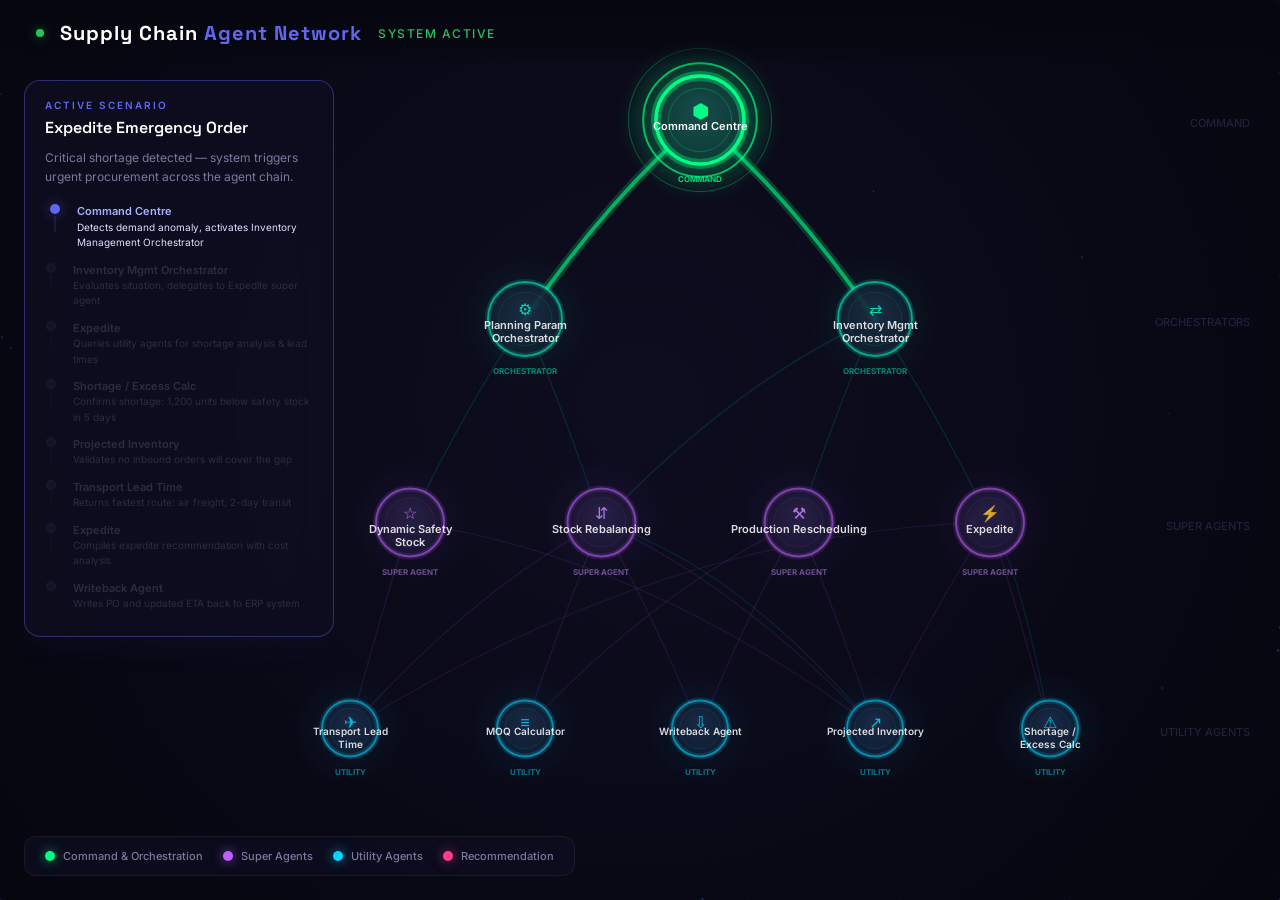
<file: design/supply-chain-agents-v2.html>
<!DOCTYPE html>
<html lang="en">
<head>
<meta charset="UTF-8">
<meta name="viewport" content="width=device-width, initial-scale=1.0">
<title>Supply Chain Agent Network v2</title>
<style>
  @import url('https://fonts.googleapis.com/css2?family=Inter:wght@300;400;500;600;700&family=Space+Grotesk:wght@400;500;600;700&display=swap');

  * { margin: 0; padding: 0; box-sizing: border-box; }

  body {
    background: #06060f;
    color: #e0e0f0;
    font-family: 'Inter', -apple-system, sans-serif;
    overflow: hidden;
    width: 100vw;
    height: 100vh;
    user-select: none;
  }

  canvas { position: fixed; top: 0; left: 0; width: 100%; height: 100%; z-index: 0; }

  .title-bar {
    position: fixed; top: 0; left: 0; right: 0;
    padding: 20px 36px;
    display: flex; align-items: center; gap: 16px;
    z-index: 10;
    background: linear-gradient(180deg, rgba(6,6,15,0.95) 0%, rgba(6,6,15,0.6) 70%, transparent 100%);
  }

  .title-bar h1 {
    font-family: 'Space Grotesk', sans-serif;
    font-size: 20px; font-weight: 700; letter-spacing: 1px; color: #fff;
  }
  .title-bar h1 span { color: #6366f1; }

  .title-dot {
    width: 8px; height: 8px; background: #22c55e;
    border-radius: 50%; box-shadow: 0 0 12px #22c55e88;
    animation: pulse-dot 2s ease-in-out infinite;
  }
  @keyframes pulse-dot {
    0%, 100% { opacity: 1; transform: scale(1); }
    50% { opacity: 0.6; transform: scale(0.8); }
  }

  .title-status {
    font-size: 12px; color: #22c55e; font-weight: 500;
    letter-spacing: 1.5px; text-transform: uppercase;
  }

  /* Scenario Panel */
  .scenario-panel {
    position: fixed; left: 24px; top: 80px; bottom: 24px;
    width: 310px; z-index: 10;
    display: flex; flex-direction: column; gap: 12px;
    pointer-events: none; overflow-y: auto;
  }
  .scenario-panel::-webkit-scrollbar { display: none; }

  .scenario-card {
    background: rgba(15, 15, 35, 0.7);
    border: 1px solid rgba(99,102,241,0.15);
    border-radius: 16px; padding: 18px 20px;
    backdrop-filter: blur(20px);
    transition: all 0.6s cubic-bezier(0.16, 1, 0.3, 1);
    opacity: 0.4; transform: translateX(-8px);
  }
  .scenario-card.active {
    opacity: 1; transform: translateX(0);
    border-color: rgba(99,102,241,0.4);
    box-shadow: 0 0 40px rgba(99,102,241,0.08);
  }

  .scenario-label {
    font-size: 10px; font-weight: 600;
    letter-spacing: 2px; text-transform: uppercase;
    color: #6366f1; margin-bottom: 6px;
  }
  .scenario-title {
    font-family: 'Space Grotesk', sans-serif;
    font-size: 16px; font-weight: 600; color: #fff; margin-bottom: 10px;
  }
  .scenario-desc { font-size: 12px; color: #7a7a9e; line-height: 1.6; }

  /* Step Timeline */
  .step-timeline { display: flex; flex-direction: column; gap: 0; margin-top: 12px; }

  .step-row {
    display: flex; align-items: flex-start; gap: 12px;
    position: relative; padding: 6px 0;
    opacity: 0.25;
    transition: opacity 0.5s ease, transform 0.5s ease;
    transform: translateX(-4px);
  }
  .step-row.active { opacity: 1; transform: translateX(0); }
  .step-row.completed { opacity: 0.55; transform: translateX(0); }

  .step-dot-wrapper {
    width: 20px; display: flex; flex-direction: column; align-items: center; flex-shrink: 0;
  }
  .step-dot {
    width: 10px; height: 10px; border-radius: 50%;
    background: #2a2a4a; border: 2px solid #3a3a5a;
    transition: all 0.4s ease; position: relative; z-index: 1;
  }
  .step-row.active .step-dot {
    background: #6366f1; border-color: #6366f1; box-shadow: 0 0 12px #6366f188;
  }
  .step-row.completed .step-dot {
    background: #22c55e; border-color: #22c55e; box-shadow: 0 0 8px #22c55e44;
  }
  .step-line { width: 2px; height: 16px; background: #1a1a3a; margin-top: 2px; }
  .step-row.completed .step-line { background: #22c55e44; }
  .step-text { font-size: 11px; color: #8888aa; line-height: 1.4; transition: color 0.4s ease; }
  .step-row.active .step-text { color: #e0e0ff; }
  .step-agent-name { font-weight: 600; color: inherit; }
  .step-row.active .step-agent-name { color: #a5b4fc; }

  /* Legend */
  .legend {
    position: fixed; bottom: 24px; left: 24px; z-index: 10;
    display: flex; gap: 20px;
    background: rgba(15, 15, 35, 0.65);
    padding: 12px 20px; border-radius: 12px;
    border: 1px solid rgba(255,255,255,0.06);
    backdrop-filter: blur(16px);
  }
  .legend-item {
    display: flex; align-items: center; gap: 8px;
    font-size: 11px; color: #7a7a9e; font-weight: 500;
  }
  .legend-dot { width: 10px; height: 10px; border-radius: 50%; }

  /* Recommendation Output */
  .rec-output { position: fixed; right: 24px; bottom: 24px; width: 340px; z-index: 10; pointer-events: none; }
  .rec-card {
    background: rgba(15, 15, 35, 0.75);
    border: 1px solid rgba(244,114,182,0.2);
    border-radius: 16px; padding: 20px;
    backdrop-filter: blur(20px);
    opacity: 0; transform: translateY(12px);
    transition: all 0.7s cubic-bezier(0.16, 1, 0.3, 1);
  }
  .rec-card.visible { opacity: 1; transform: translateY(0); }

  .rec-badge {
    display: inline-block; font-size: 9px; font-weight: 700;
    letter-spacing: 2px; text-transform: uppercase;
    padding: 3px 10px; border-radius: 6px;
    background: rgba(244,114,182,0.15); color: #f472b6; margin-bottom: 10px;
  }
  .rec-card-title {
    font-family: 'Space Grotesk', sans-serif;
    font-size: 15px; font-weight: 600; color: #fff; margin-bottom: 8px;
  }
  .rec-card-body { font-size: 12px; color: #8888aa; line-height: 1.6; }
  .rec-card-body strong { color: #c4b5fd; font-weight: 600; }

  .rec-chain {
    margin-top: 12px; padding-top: 12px;
    border-top: 1px solid rgba(255,255,255,0.06);
    display: flex; align-items: center; gap: 4px; flex-wrap: wrap;
  }
  .rec-chain-node {
    font-size: 9px; font-weight: 600;
    padding: 2px 7px; border-radius: 4px;
    background: rgba(99,102,241,0.12); color: #a5b4fc; white-space: nowrap;
  }
  .rec-chain-arrow { color: #3a3a5a; font-size: 10px; }

  /* Tooltip */
  .tooltip {
    position: fixed; z-index: 20;
    background: rgba(15, 15, 35, 0.92);
    border: 1px solid rgba(99,102,241,0.25);
    border-radius: 12px; padding: 14px 18px;
    backdrop-filter: blur(20px); max-width: 260px;
    pointer-events: none; opacity: 0; transition: opacity 0.25s ease;
  }
  .tooltip.visible { opacity: 1; }
  .tooltip-name {
    font-family: 'Space Grotesk', sans-serif;
    font-size: 14px; font-weight: 600; color: #fff; margin-bottom: 6px;
  }
  .tooltip-tier {
    font-size: 9px; font-weight: 700;
    letter-spacing: 2px; text-transform: uppercase; margin-bottom: 8px;
  }
  .tooltip-desc { font-size: 11px; color: #7a7a9e; line-height: 1.5; }
</style>
</head>
<body>

<canvas id="c"></canvas>

<div class="title-bar">
  <div class="title-dot"></div>
  <h1>Supply Chain <span>Agent Network</span></h1>
  <span class="title-status">System Active</span>
</div>

<div class="scenario-panel" id="scenarioPanel"></div>

<div class="legend">
  <div class="legend-item"><div class="legend-dot" style="background:#00ff87;box-shadow:0 0 12px #00ff87aa"></div>Command & Orchestration</div>
  <div class="legend-item"><div class="legend-dot" style="background:#bf5fff;box-shadow:0 0 12px #bf5fffaa"></div>Super Agents</div>
  <div class="legend-item"><div class="legend-dot" style="background:#00d4ff;box-shadow:0 0 12px #00d4ffaa"></div>Utility Agents</div>
  <div class="legend-item"><div class="legend-dot" style="background:#ff3d8f;box-shadow:0 0 12px #ff3d8faa"></div>Recommendation</div>
</div>

<div class="rec-output"><div class="rec-card" id="recCard"></div></div>

<div class="tooltip" id="tooltip">
  <div class="tooltip-name" id="ttName"></div>
  <div class="tooltip-tier" id="ttTier"></div>
  <div class="tooltip-desc" id="ttDesc"></div>
</div>

<script>
// ══════════════════════════════════════════════
//  DATA (defined first so everything can reference it)
// ══════════════════════════════════════════════

const COLORS = {
  command:      { main: '#00ff87', glow: '#00ff87', bg: 'rgba(0,255,135,0.12)',  text: '#00ff87', fill: 'rgba(0,255,135,0.08)' },
  orchestrator: { main: '#00ffcc', glow: '#00ffaa', bg: 'rgba(0,255,204,0.10)',  text: '#00ffcc', fill: 'rgba(0,255,204,0.06)' },
  super:        { main: '#bf5fff', glow: '#a855f7', bg: 'rgba(191,95,255,0.10)', text: '#d08fff', fill: 'rgba(191,95,255,0.07)' },
  utility:      { main: '#00d4ff', glow: '#00bbff', bg: 'rgba(0,212,255,0.10)',  text: '#00e5ff', fill: 'rgba(0,212,255,0.06)' },
};

const agents = [
  { id: 'cmd', label: 'Command Centre',             tier: 'command',      icon: '\u2B22',
    desc: 'Central AI brain — monitors the entire supply chain, delegates analysis to orchestrators, and compiles final recommendations.' },
  { id: 'ppo', label: 'Planning Param Orchestrator', tier: 'orchestrator', icon: '\u2699',
    desc: 'Coordinates planning parameter updates — safety stock levels, lead times, MOQs — by invoking super & utility agents in sequence.' },
  { id: 'imo', label: 'Inventory Mgmt Orchestrator', tier: 'orchestrator', icon: '\u21C4',
    desc: 'Manages inventory flow decisions — rebalancing, expediting, production rescheduling — to prevent shortages and reduce excess.' },
  { id: 'dss', label: 'Dynamic Safety Stock',        tier: 'super',        icon: '\u2606',
    desc: 'Calculates optimal safety stock using demand variability, lead-time uncertainty, and service-level targets.' },
  { id: 'srb', label: 'Stock Rebalancing',           tier: 'super',        icon: '\u21F5',
    desc: 'Identifies surplus at one location and shortages at another, then recommends inter-site transfers.' },
  { id: 'prs', label: 'Production Rescheduling',     tier: 'super',        icon: '\u2692',
    desc: 'Adjusts production schedules in real time when demand shifts or supply disruptions occur.' },
  { id: 'exp', label: 'Expedite',                    tier: 'super',        icon: '\u26A1',
    desc: 'Triggers emergency procurement or accelerated shipping when critical shortages are detected.' },
  { id: 'tlt', label: 'Transport Lead Time',         tier: 'utility',      icon: '\u2708',
    desc: 'Provides real-time transportation lead-time estimates by route, carrier, and mode.' },
  { id: 'moq', label: 'MOQ Calculator',              tier: 'utility',      icon: '\u2261',
    desc: 'Calculates Minimum Order Quantities based on supplier contracts, volume discounts, and demand forecasts.' },
  { id: 'wba', label: 'Writeback Agent',             tier: 'utility',      icon: '\u21E9',
    desc: 'Persists approved recommendations back into ERP / planning systems, closing the loop.' },
  { id: 'pri', label: 'Projected Inventory',         tier: 'utility',      icon: '\u2197',
    desc: 'Forecasts future inventory positions by combining current stock, inbound orders, demand signals, and planned production.' },
  { id: 'isc', label: 'Shortage / Excess Calc',      tier: 'utility',      icon: '\u26A0',
    desc: 'Compares projected inventory against requirements to flag upcoming shortages or excess.' },
];

const agentMap = {};
agents.forEach(a => {
  a.x = 0; a.y = 0; a.activation = 0; a.baseRadius = 0;
  agentMap[a.id] = a;
});

const connections = [
  ['cmd','ppo'], ['cmd','imo'],
  ['ppo','dss'], ['ppo','srb'],
  ['imo','srb'], ['imo','prs'], ['imo','exp'],
  ['dss','tlt'], ['dss','pri'],
  ['srb','moq'], ['srb','pri'], ['srb','wba'], ['srb','tlt'],
  ['prs','pri'], ['prs','wba'], ['prs','moq'],
  ['exp','isc'], ['exp','pri'], ['exp','tlt'],
  ['isc','exp'], ['pri','srb'],
];

const scenarios = [
  {
    title: 'Expedite Emergency Order',
    desc: 'Critical shortage detected — system triggers urgent procurement across the agent chain.',
    recommendation: {
      title: 'Expedite Order #EXP-4892',
      body: 'SKU-4892 projected <strong>shortage at DC-West</strong> in 5 days. Air freight booked from Supplier-A. <strong>ETA: 2 days</strong>. Cost delta: +$12,400.',
    },
    steps: [
      { agent: 'cmd', action: 'Detects demand anomaly, activates Inventory Management Orchestrator' },
      { agent: 'imo', action: 'Evaluates situation, delegates to Expedite super agent' },
      { agent: 'exp', action: 'Queries utility agents for shortage analysis & lead times' },
      { agent: 'isc', action: 'Confirms shortage: 1,200 units below safety stock in 5 days' },
      { agent: 'pri', action: 'Validates no inbound orders will cover the gap' },
      { agent: 'tlt', action: 'Returns fastest route: air freight, 2-day transit' },
      { agent: 'exp', action: 'Compiles expedite recommendation with cost analysis' },
      { agent: 'wba', action: 'Writes PO and updated ETA back to ERP system' },
    ],
    chain: ['cmd','imo','exp','isc','pri','tlt','exp','wba'],
  },
  {
    title: 'Safety Stock Recalibration',
    desc: 'Demand variability spike triggers dynamic safety stock adjustment.',
    recommendation: {
      title: 'Safety Stock Update #SS-1201',
      body: 'SKU-1201 safety stock increased from <strong>450 to 620 units</strong> based on 34% demand variability spike. Service level maintained at <strong>98.5%</strong>.',
    },
    steps: [
      { agent: 'cmd', action: 'Scheduled planning review cycle, activates Planning Orchestrator' },
      { agent: 'ppo', action: 'Initiates safety stock recalculation across high-variability SKUs' },
      { agent: 'dss', action: 'Pulls latest demand & lead-time data from utility agents' },
      { agent: 'tlt', action: 'Returns updated supplier lead times (avg +1.2 days)' },
      { agent: 'pri', action: 'Projects forward inventory under new safety stock levels' },
      { agent: 'dss', action: 'Optimizes safety stock: 450 \u2192 620 units for target SL 98.5%' },
      { agent: 'wba', action: 'Updates safety stock parameter in planning system' },
    ],
    chain: ['cmd','ppo','dss','tlt','pri','dss','wba'],
  },
  {
    title: 'Cross-DC Stock Rebalance',
    desc: 'Excess inventory at one DC, shortage at another — triggers network-wide rebalancing.',
    recommendation: {
      title: 'Stock Transfer #TR-3301',
      body: 'Transfer <strong>1,200 units of SKU-3301</strong> from DC-East (excess) to DC-Central (shortage). Transit: 3 days. Avoids <strong>$45K in lost sales</strong>.',
    },
    steps: [
      { agent: 'cmd', action: 'Inventory imbalance alert, activates Inventory Orchestrator' },
      { agent: 'imo', action: 'Routes to Stock Rebalancing agent for multi-DC optimization' },
      { agent: 'srb', action: 'Queries projected inventory across all DCs' },
      { agent: 'pri', action: 'Returns: DC-East +3,400 excess, DC-Central -1,200 shortage' },
      { agent: 'tlt', action: 'Calculates inter-DC transfer lead time: 3 days by ground' },
      { agent: 'moq', action: 'Validates transfer qty meets minimum shipment threshold' },
      { agent: 'srb', action: 'Generates optimal transfer plan with cost-benefit analysis' },
      { agent: 'wba', action: 'Creates transfer order in WMS, updates allocations' },
    ],
    chain: ['cmd','imo','srb','pri','tlt','moq','srb','wba'],
  },
  {
    title: 'Production Reschedule',
    desc: 'Supply disruption triggers manufacturing schedule adjustment.',
    recommendation: {
      title: 'Reschedule #PR-7750',
      body: 'Shift <strong>Line-3 production of SKU-7750</strong> forward by 2 days to cover projected gap. MOQ validated. <strong>No additional cost</strong> \u2014 capacity available.',
    },
    steps: [
      { agent: 'cmd', action: 'Supplier delay notification received, activates Inventory Orchestrator' },
      { agent: 'imo', action: 'Assesses impact, delegates to Production Rescheduling agent' },
      { agent: 'prs', action: 'Analyzes current schedule and queries projected inventory' },
      { agent: 'pri', action: 'Projects stockout in 8 days without schedule change' },
      { agent: 'moq', action: 'Confirms minimum production batch is feasible for early run' },
      { agent: 'prs', action: 'Generates reschedule: move Line-3 forward by 2 days' },
      { agent: 'wba', action: 'Updates production schedule and material requirements in MES' },
    ],
    chain: ['cmd','imo','prs','pri','moq','prs','wba'],
  },
];

// ══════════════════════════════════════════════
//  CANVAS SETUP
// ══════════════════════════════════════════════

const canvas = document.getElementById('c');
const ctx = canvas.getContext('2d');
let W = 0, H = 0, dpr = 1;

function resize() {
  dpr = window.devicePixelRatio || 1;
  W = window.innerWidth;
  H = window.innerHeight;
  canvas.width = W * dpr;
  canvas.height = H * dpr;
  ctx.setTransform(dpr, 0, 0, dpr, 0, 0);
  layoutNodes();
}

// ══════════════════════════════════════════════
//  LAYOUT
// ══════════════════════════════════════════════

function layoutNodes() {
  var cx = W / 2 + 60;   // offset right to make room for left panel
  var topY = H * 0.1 + 30;
  var tierH = (H * 0.78) / 3;

  agentMap.cmd.x = cx;         agentMap.cmd.y = topY;           agentMap.cmd.baseRadius = 44;

  agentMap.ppo.x = cx - 175;   agentMap.ppo.y = topY + tierH * 0.85; agentMap.ppo.baseRadius = 37;
  agentMap.imo.x = cx + 175;   agentMap.imo.y = topY + tierH * 0.85; agentMap.imo.baseRadius = 37;

  var sy = topY + tierH * 1.72;
  var sw = Math.min(W * 0.52, 580);
  agentMap.dss.x = cx - sw * 0.5;  agentMap.dss.y = sy; agentMap.dss.baseRadius = 34;
  agentMap.srb.x = cx - sw * 0.17; agentMap.srb.y = sy; agentMap.srb.baseRadius = 34;
  agentMap.prs.x = cx + sw * 0.17; agentMap.prs.y = sy; agentMap.prs.baseRadius = 34;
  agentMap.exp.x = cx + sw * 0.5;  agentMap.exp.y = sy; agentMap.exp.baseRadius = 34;

  var uy = topY + tierH * 2.6;
  var uw = Math.min(W * 0.58, 700);
  var utilIds = ['tlt','moq','wba','pri','isc'];
  utilIds.forEach(function(id, i) {
    agentMap[id].x = cx - uw / 2 + (uw / (utilIds.length - 1)) * i;
    agentMap[id].y = uy;
    agentMap[id].baseRadius = 28;
  });
}

// ══════════════════════════════════════════════
//  HELPERS
// ══════════════════════════════════════════════

function easeInOutCubic(t) { return t < 0.5 ? 4*t*t*t : 1 - Math.pow(-2*t+2, 3)/2; }

function getControlPoint(from, to) {
  var mx = (from.x + to.x) / 2;
  var my = (from.y + to.y) / 2;
  var dx = Math.abs(to.x - from.x);
  var dy = to.y - from.y;
  var offset = dy < 50 ? -60 : -dx * 0.15;
  return { x: mx, y: my + offset };
}

function bezierPoint(p0, cp, p1, t) {
  var u = 1 - t;
  return {
    x: u*u*p0.x + 2*u*t*cp.x + t*t*p1.x,
    y: u*u*p0.y + 2*u*t*cp.y + t*t*p1.y,
  };
}

function hexAlpha(hex, alpha01) {
  // Convert "#rrggbb" + alpha to rgba string
  var r = parseInt(hex.slice(1,3), 16);
  var g = parseInt(hex.slice(3,5), 16);
  var b = parseInt(hex.slice(5,7), 16);
  return 'rgba(' + r + ',' + g + ',' + b + ',' + alpha01 + ')';
}

// ══════════════════════════════════════════════
//  ANIMATION STATE
// ══════════════════════════════════════════════

var currentScenario = -1;
var currentStep = -1;
var stepTimer = 0;
var STEP_DURATION = 2200;
var PAUSE_BETWEEN = 3500;
var scenarioPhase = 'idle';
var phaseTimer = 0;
var travelPulses = [];
var burstParticles = [];

var ambientParticles = [];
for (var i = 0; i < 50; i++) {
  ambientParticles.push({
    x: Math.random() * 2400, y: Math.random() * 1400,
    r: Math.random() * 1.2 + 0.3,
    dx: (Math.random() - 0.5) * 0.12,
    dy: (Math.random() - 0.5) * 0.12,
    o: Math.random() * 0.12 + 0.02,
  });
}

// Ambient idle particles flowing along random connections
var ambientFlows = [];
function spawnAmbientFlow() {
  var idx = Math.floor(Math.random() * connections.length);
  var c = connections[idx];
  var from = agentMap[c[0]], to = agentMap[c[1]];
  if (!from || !to) return;
  ambientFlows.push({
    fromId: c[0], toId: c[1], progress: 0,
    speed: 0.003 + Math.random() * 0.004,
    color: COLORS[from.tier].main,
  });
}

// ══════════════════════════════════════════════
//  DRAWING FUNCTIONS
// ══════════════════════════════════════════════

function drawConnection(from, to, alpha, color, width) {
  var cp = getControlPoint(from, to);
  ctx.beginPath();
  ctx.moveTo(from.x, from.y);
  ctx.quadraticCurveTo(cp.x, cp.y, to.x, to.y);
  ctx.strokeStyle = color;
  ctx.globalAlpha = alpha;
  ctx.lineWidth = width;
  ctx.lineCap = 'round';
  ctx.stroke();
  ctx.globalAlpha = 1;
}

function drawNode(agent, time) {
  var c = COLORS[agent.tier];
  var r = agent.baseRadius;
  if (r <= 0) return;
  var act = agent.activation;
  var x = agent.x, y = agent.y;

  // ── Always-on ambient glow (large, soft) ──
  var ambR = r + 30;
  var ambGrd = ctx.createRadialGradient(x, y, r * 0.2, x, y, ambR);
  ambGrd.addColorStop(0, hexAlpha(c.glow, 0.12 + act * 0.2));
  ambGrd.addColorStop(0.5, hexAlpha(c.glow, 0.04 + act * 0.08));
  ambGrd.addColorStop(1, hexAlpha(c.glow, 0));
  ctx.beginPath();
  ctx.arc(x, y, ambR, 0, Math.PI * 2);
  ctx.fillStyle = ambGrd;
  ctx.fill();

  // ── Activation-boosted outer glow ──
  if (act > 0.01) {
    var glowR = r + 40 * act;
    var grd = ctx.createRadialGradient(x, y, r * 0.2, x, y, glowR);
    grd.addColorStop(0, hexAlpha(c.glow, act * 0.5));
    grd.addColorStop(0.5, hexAlpha(c.glow, act * 0.15));
    grd.addColorStop(1, hexAlpha(c.glow, 0));
    ctx.beginPath();
    ctx.arc(x, y, glowR, 0, Math.PI * 2);
    ctx.fillStyle = grd;
    ctx.fill();
  }

  // ── Activation rings ──
  if (act > 0.05) {
    ctx.beginPath();
    ctx.arc(x, y, r + 5 + act * 8, 0, Math.PI * 2);
    ctx.strokeStyle = c.main;
    ctx.globalAlpha = act * 0.7;
    ctx.lineWidth = 2;
    ctx.stroke();
    ctx.globalAlpha = 1;

    ctx.beginPath();
    ctx.arc(x, y, r + 14 + act * 14, 0, Math.PI * 2);
    ctx.strokeStyle = c.main;
    ctx.globalAlpha = act * 0.3;
    ctx.lineWidth = 1;
    ctx.stroke();
    ctx.globalAlpha = 1;
  }

  // ── Main circle (dark glass with colored tint) ──
  var bgGrad = ctx.createRadialGradient(x, y - r * 0.3, 0, x, y, r);
  bgGrad.addColorStop(0, 'rgba(30,30,60,' + (0.88 + act * 0.08) + ')');
  bgGrad.addColorStop(1, 'rgba(16,16,36,' + (0.92 + act * 0.05) + ')');
  ctx.beginPath();
  ctx.arc(x, y, r, 0, Math.PI * 2);
  ctx.fillStyle = bgGrad;
  ctx.fill();

  // Color fill overlay
  ctx.beginPath();
  ctx.arc(x, y, r, 0, Math.PI * 2);
  ctx.fillStyle = hexAlpha(c.main, 0.06 + act * 0.12);
  ctx.fill();

  // ── Border (bright neon) ──
  ctx.beginPath();
  ctx.arc(x, y, r, 0, Math.PI * 2);
  ctx.strokeStyle = c.main;
  ctx.globalAlpha = 0.55 + act * 0.45;
  ctx.lineWidth = 2 + act * 1.5;
  ctx.stroke();
  ctx.globalAlpha = 1;

  // Bright border glow (doubled stroke)
  ctx.beginPath();
  ctx.arc(x, y, r, 0, Math.PI * 2);
  ctx.strokeStyle = c.main;
  ctx.globalAlpha = 0.15 + act * 0.2;
  ctx.lineWidth = 6 + act * 4;
  ctx.stroke();
  ctx.globalAlpha = 1;

  // ── Inner ring ──
  ctx.beginPath();
  ctx.arc(x, y, r * 0.72, 0, Math.PI * 2);
  ctx.strokeStyle = c.main;
  ctx.globalAlpha = 0.12 + act * 0.2;
  ctx.lineWidth = 0.8;
  ctx.stroke();
  ctx.globalAlpha = 1;

  // ── Icon ──
  var iconSize = agent.tier === 'command' ? 20 : 16;
  ctx.font = iconSize + 'px sans-serif';
  ctx.textAlign = 'center';
  ctx.textBaseline = 'middle';
  ctx.fillStyle = c.text;
  ctx.globalAlpha = 0.8 + act * 0.2;
  ctx.fillText(agent.icon, x, y - (r > 32 ? 8 : 5));
  ctx.globalAlpha = 1;

  // ── Label ──
  var words = agent.label.split(' ');
  var labelLines = [];
  if (words.length <= 2) {
    labelLines = [agent.label];
  } else {
    var mid = Math.ceil(words.length / 2);
    labelLines = [words.slice(0, mid).join(' '), words.slice(mid).join(' ')];
  }

  ctx.font = '600 ' + (r > 32 ? '11' : '10') + 'px Inter, sans-serif';
  ctx.fillStyle = '#ffffff';
  ctx.globalAlpha = 0.85 + act * 0.15;
  labelLines.forEach(function(line, i) {
    ctx.fillText(line, x, y + (r > 32 ? 7 : 4) + i * 13);
  });
  ctx.globalAlpha = 1;

  // ── Tier badge below ──
  var tierNames = { command: 'COMMAND', orchestrator: 'ORCHESTRATOR', super: 'SUPER AGENT', utility: 'UTILITY' };
  ctx.font = '700 8px Inter, sans-serif';
  ctx.fillStyle = c.text;
  ctx.globalAlpha = 0.5 + act * 0.35;
  ctx.fillText(tierNames[agent.tier], x, y + r + 16);
  ctx.globalAlpha = 1;
}

function drawTravelPulse(tp) {
  var from = agentMap[tp.fromId];
  var to = agentMap[tp.toId];
  if (!from || !to) return;
  var cp = getControlPoint(from, to);
  var eased = easeInOutCubic(tp.progress);
  var pos = bezierPoint(from, cp, to, eased);

  // Trail (bright)
  for (var i = 1; i <= 10; i++) {
    var tt = Math.max(0, eased - i * 0.03);
    var trailPos = bezierPoint(from, cp, to, tt);
    var alpha = (1 - i / 10) * 0.55;
    ctx.beginPath();
    ctx.arc(trailPos.x, trailPos.y, 4 - i * 0.3, 0, Math.PI * 2);
    ctx.fillStyle = tp.color;
    ctx.globalAlpha = alpha;
    ctx.fill();
  }
  ctx.globalAlpha = 1;

  // Large glow around main dot
  var grd = ctx.createRadialGradient(pos.x, pos.y, 0, pos.x, pos.y, 28);
  grd.addColorStop(0, hexAlpha(tp.color, 0.8));
  grd.addColorStop(0.3, hexAlpha(tp.color, 0.3));
  grd.addColorStop(1, hexAlpha(tp.color, 0));
  ctx.beginPath();
  ctx.arc(pos.x, pos.y, 28, 0, Math.PI * 2);
  ctx.fillStyle = grd;
  ctx.fill();

  // Core white-hot dot
  ctx.beginPath();
  ctx.arc(pos.x, pos.y, 4.5, 0, Math.PI * 2);
  ctx.fillStyle = '#ffffff';
  ctx.fill();

  // Neon ring
  ctx.beginPath();
  ctx.arc(pos.x, pos.y, 7, 0, Math.PI * 2);
  ctx.strokeStyle = tp.color;
  ctx.lineWidth = 2;
  ctx.globalAlpha = 0.85;
  ctx.stroke();
  ctx.globalAlpha = 1;

  // Highlight the connection line brightly as pulse travels
  drawConnection(from, to, 0.5, tp.color, 3);
}

function drawBurstParticle(p) {
  var sz = p.r * Math.max(0, p.life);
  // Glow
  var grd = ctx.createRadialGradient(p.x, p.y, 0, p.x, p.y, sz + 4);
  grd.addColorStop(0, hexAlpha(p.color, p.life * 0.6));
  grd.addColorStop(1, hexAlpha(p.color, 0));
  ctx.beginPath();
  ctx.arc(p.x, p.y, sz + 4, 0, Math.PI * 2);
  ctx.fillStyle = grd;
  ctx.fill();
  // Core
  ctx.beginPath();
  ctx.arc(p.x, p.y, sz, 0, Math.PI * 2);
  ctx.fillStyle = p.color;
  ctx.globalAlpha = Math.max(0, p.life) * 0.9;
  ctx.fill();
  ctx.globalAlpha = 1;
}

// ══════════════════════════════════════════════
//  UI PANEL FUNCTIONS
// ══════════════════════════════════════════════

function renderScenarioPanel(scenarioIdx, stepIdx) {
  var panel = document.getElementById('scenarioPanel');
  var s = scenarios[scenarioIdx];
  if (!s) { panel.innerHTML = ''; return; }

  var html = '<div class="scenario-card active">';
  html += '<div class="scenario-label">Active Scenario</div>';
  html += '<div class="scenario-title">' + s.title + '</div>';
  html += '<div class="scenario-desc">' + s.desc + '</div>';
  html += '<div class="step-timeline">';

  s.steps.forEach(function(step, i) {
    var cls = i < stepIdx ? 'completed' : i === stepIdx ? 'active' : '';
    var agent = agentMap[step.agent];
    html += '<div class="step-row ' + cls + '">';
    html += '<div class="step-dot-wrapper"><div class="step-dot"></div>';
    if (i < s.steps.length - 1) html += '<div class="step-line"></div>';
    html += '</div>';
    html += '<div class="step-text"><span class="step-agent-name">' + agent.label + '</span><br/>';
    html += '<span style="font-size:10px">' + step.action + '</span></div>';
    html += '</div>';
  });

  html += '</div></div>';
  panel.innerHTML = html;
}

function showRecommendation(scenarioIdx) {
  var s = scenarios[scenarioIdx];
  var card = document.getElementById('recCard');
  var chainHtml = s.chain.map(function(id) {
    return '<span class="rec-chain-node">' + agentMap[id].label + '</span>';
  }).join('<span class="rec-chain-arrow">\u2192</span>');

  card.innerHTML = '<div class="rec-badge">Recommendation Generated</div>' +
    '<div class="rec-card-title">' + s.recommendation.title + '</div>' +
    '<div class="rec-card-body">' + s.recommendation.body + '</div>' +
    '<div class="rec-chain">' + chainHtml + '</div>';
  card.classList.add('visible');
}

function hideRecommendation() {
  document.getElementById('recCard').classList.remove('visible');
}

// ══════════════════════════════════════════════
//  SCENARIO STATE MACHINE
// ══════════════════════════════════════════════

function advanceScenario(dt) {
  if (scenarioPhase === 'idle') {
    phaseTimer += dt;
    if (phaseTimer > 1500) {
      currentScenario = (currentScenario + 1) % scenarios.length;
      currentStep = -1;
      scenarioPhase = 'running';
      phaseTimer = 0;
      stepTimer = 0;
      hideRecommendation();
    }
    return;
  }

  if (scenarioPhase === 'running') {
    stepTimer += dt;
    if (stepTimer > STEP_DURATION || currentStep === -1) {
      currentStep++;
      stepTimer = 0;

      var s = scenarios[currentScenario];
      if (currentStep >= s.steps.length) {
        scenarioPhase = 'showing-rec';
        phaseTimer = 0;
        showRecommendation(currentScenario);
        return;
      }

      var step = s.steps[currentStep];
      var agent = agentMap[step.agent];
      agent.activation = 1.0;

      // Travel pulse from previous step agent
      if (currentStep > 0) {
        var prevAgentId = s.steps[currentStep - 1].agent;
        var tierColor = COLORS[agent.tier].main;
        travelPulses.push({
          fromId: prevAgentId, toId: step.agent,
          progress: 0, speed: 0.015 + Math.random() * 0.005,
          color: tierColor,
        });
      }

      renderScenarioPanel(currentScenario, currentStep);
    }
    return;
  }

  if (scenarioPhase === 'showing-rec') {
    phaseTimer += dt;
    if (phaseTimer > 5000) {
      scenarioPhase = 'pausing';
      phaseTimer = 0;
      hideRecommendation();
    }
    return;
  }

  if (scenarioPhase === 'pausing') {
    phaseTimer += dt;
    if (phaseTimer > PAUSE_BETWEEN) {
      scenarioPhase = 'idle';
      phaseTimer = 0;
      currentStep = -1;
      document.getElementById('scenarioPanel').innerHTML = '';
    }
  }
}

// ══════════════════════════════════════════════
//  HOVER TOOLTIP
// ══════════════════════════════════════════════

var hoveredAgent = null;
var tooltipEl = document.getElementById('tooltip');

canvas.addEventListener('mousemove', function(e) {
  var mx = e.clientX, my = e.clientY;
  var found = null;
  for (var i = 0; i < agents.length; i++) {
    var a = agents[i];
    var dx = mx - a.x, dy = my - a.y;
    if (dx*dx + dy*dy < (a.baseRadius + 10) * (a.baseRadius + 10)) {
      found = a; break;
    }
  }
  if (found !== hoveredAgent) {
    hoveredAgent = found;
    if (found) {
      document.getElementById('ttName').textContent = found.label;
      var tierNames = { command: 'COMMAND', orchestrator: 'ORCHESTRATOR', super: 'SUPER AGENT', utility: 'UTILITY' };
      var ttTier = document.getElementById('ttTier');
      ttTier.textContent = tierNames[found.tier];
      ttTier.style.color = COLORS[found.tier].text;
      document.getElementById('ttDesc').textContent = found.desc;
      tooltipEl.classList.add('visible');
    } else {
      tooltipEl.classList.remove('visible');
    }
  }
  if (hoveredAgent) {
    var tx = Math.min(mx + 18, W - 280);
    var ty = Math.min(my + 18, H - 160);
    tooltipEl.style.left = tx + 'px';
    tooltipEl.style.top = ty + 'px';
  }
});

// ══════════════════════════════════════════════
//  MAIN RENDER LOOP
// ══════════════════════════════════════════════

var lastTime = 0;
var ambientFlowTimer = 0;

function frame(t) {
  var dt = lastTime ? (t - lastTime) : 16;
  if (dt > 100) dt = 16; // Cap on tab-switch
  lastTime = t;

  ctx.clearRect(0, 0, W, H);

  // ── Background ──
  var bgGrad = ctx.createRadialGradient(W * 0.5, H * 0.45, 0, W * 0.5, H * 0.45, H * 0.9);
  bgGrad.addColorStop(0, '#0d0d20');
  bgGrad.addColorStop(1, '#06060f');
  ctx.fillStyle = bgGrad;
  ctx.fillRect(0, 0, W, H);

  // Dot grid
  ctx.fillStyle = 'rgba(100,120,200,0.05)';
  var gs = 48;
  for (var gx = gs; gx < W; gx += gs) {
    for (var gy = gs; gy < H; gy += gs) {
      ctx.beginPath();
      ctx.arc(gx, gy, 0.8, 0, Math.PI * 2);
      ctx.fill();
    }
  }

  // Ambient floating particles
  for (var pi = 0; pi < ambientParticles.length; pi++) {
    var p = ambientParticles[pi];
    p.x += p.dx; p.y += p.dy;
    if (p.x < 0) p.x = W; if (p.x > W) p.x = 0;
    if (p.y < 0) p.y = H; if (p.y > H) p.y = 0;
    ctx.beginPath();
    ctx.arc(p.x, p.y, p.r, 0, Math.PI * 2);
    ctx.fillStyle = 'rgba(120,150,255,' + (p.o * 2) + ')';
    ctx.fill();
  }

  // ── Decay activations smoothly ──
  for (var ai = 0; ai < agents.length; ai++) {
    if (agents[ai].activation > 0) {
      agents[ai].activation = Math.max(0, agents[ai].activation - dt * 0.00025);
    }
  }

  // ── Draw connections ──
  for (var ci = 0; ci < connections.length; ci++) {
    var from = agentMap[connections[ci][0]];
    var to = agentMap[connections[ci][1]];
    var maxAct = Math.max(from.activation, to.activation);
    var alpha = 0.12 + maxAct * 0.5;
    var width = 1.2 + maxAct * 2.5;
    drawConnection(from, to, alpha, COLORS[from.tier].main, width);

    // Glow layer on active connections
    if (maxAct > 0.1) {
      drawConnection(from, to, maxAct * 0.2, COLORS[from.tier].main, width + 6);
    }
  }

  // ── Ambient flows (idle data movement) ──
  ambientFlowTimer += dt;
  if (ambientFlowTimer > 800) {
    ambientFlowTimer = 0;
    if (ambientFlows.length < 3) spawnAmbientFlow();
  }

  for (var fi = ambientFlows.length - 1; fi >= 0; fi--) {
    var af = ambientFlows[fi];
    af.progress += af.speed * (dt / 16);
    if (af.progress >= 1) {
      ambientFlows.splice(fi, 1);
      continue;
    }
    var afFrom = agentMap[af.fromId];
    var afTo = agentMap[af.toId];
    if (!afFrom || !afTo) { ambientFlows.splice(fi, 1); continue; }
    var afCp = getControlPoint(afFrom, afTo);
    var afPos = bezierPoint(afFrom, afCp, afTo, easeInOutCubic(af.progress));

    // Glowing flow dot
    var afGrd = ctx.createRadialGradient(afPos.x, afPos.y, 0, afPos.x, afPos.y, 8);
    afGrd.addColorStop(0, hexAlpha(af.color, 0.5));
    afGrd.addColorStop(1, hexAlpha(af.color, 0));
    ctx.beginPath();
    ctx.arc(afPos.x, afPos.y, 8, 0, Math.PI * 2);
    ctx.fillStyle = afGrd;
    ctx.fill();
    ctx.beginPath();
    ctx.arc(afPos.x, afPos.y, 2.5, 0, Math.PI * 2);
    ctx.fillStyle = af.color;
    ctx.globalAlpha = 0.6;
    ctx.fill();
    ctx.globalAlpha = 1;
  }

  // ── Scenario-driven travel pulses ──
  for (var ti = travelPulses.length - 1; ti >= 0; ti--) {
    var tp = travelPulses[ti];
    tp.progress += tp.speed * (dt / 16);
    if (tp.progress >= 1) {
      // Burst at destination
      var destAgent = agentMap[tp.toId];
      for (var bi = 0; bi < 10; bi++) {
        var angle = (Math.PI * 2 / 10) * bi + Math.random() * 0.3;
        burstParticles.push({
          x: destAgent.x, y: destAgent.y,
          vx: Math.cos(angle) * (1.5 + Math.random() * 1.5),
          vy: Math.sin(angle) * (1.5 + Math.random() * 1.5),
          life: 1, r: 2.5 + Math.random() * 1.5, color: tp.color,
        });
      }
      travelPulses.splice(ti, 1);
      continue;
    }
    drawTravelPulse(tp);
  }

  // ── Burst particles ──
  for (var bpi = burstParticles.length - 1; bpi >= 0; bpi--) {
    var bp = burstParticles[bpi];
    bp.x += bp.vx; bp.y += bp.vy;
    bp.vx *= 0.95; bp.vy *= 0.95;
    bp.life -= dt * 0.0018;
    if (bp.life <= 0) { burstParticles.splice(bpi, 1); continue; }
    drawBurstParticle(bp);
  }

  // ── Draw nodes ──
  for (var ni = 0; ni < agents.length; ni++) {
    drawNode(agents[ni], t);
  }

  // ── Tier labels (right side, very subtle) ──
  ctx.font = '500 11px Inter, sans-serif';
  ctx.textAlign = 'right';
  ctx.fillStyle = 'rgba(120,140,220,0.2)';
  var tiers = [
    { label: 'COMMAND', y: agentMap.cmd.y },
    { label: 'ORCHESTRATORS', y: agentMap.ppo.y },
    { label: 'SUPER AGENTS', y: agentMap.dss.y },
    { label: 'UTILITY AGENTS', y: agentMap.tlt.y },
  ];
  for (var tii = 0; tii < tiers.length; tii++) {
    ctx.fillText(tiers[tii].label, W - 30, tiers[tii].y + 4);
  }

  // ── Advance scenario ──
  advanceScenario(dt);

  requestAnimationFrame(frame);
}

// ══════════════════════════════════════════════
//  INIT — everything is defined, now start
// ══════════════════════════════════════════════

resize();
window.addEventListener('resize', resize);
requestAnimationFrame(frame);

</script>
</body>
</html>
</file>
<file: styles.css>
/* ═══════════════════════════════════════════════
   OPTARO.AI — Dark Neon Sci-Fi Theme
   ═══════════════════════════════════════════════ */

:root {
  --bg-primary: #06060f;
  --bg-secondary: #0a0a1a;
  --bg-card: rgba(15, 15, 35, 0.7);
  --bg-card-hover: rgba(20, 20, 45, 0.85);
  --border-subtle: rgba(99, 102, 241, 0.12);
  --border-hover: rgba(99, 102, 241, 0.35);
  --text-primary: #e0e0f0;
  --text-secondary: #7a7a9e;
  --text-muted: #5a5a7e;
  --neon-indigo: #6366f1;
  --neon-cyan: #00d4ff;
  --neon-green: #00ff87;
  --neon-purple: #bf5fff;
  --neon-pink: #ff3d8f;
  --neon-amber: #f59e0b;
  --gradient-main: linear-gradient(135deg, #6366f1, #00d4ff);
  --gradient-alt: linear-gradient(135deg, #bf5fff, #ff3d8f);
  --gradient-green: linear-gradient(135deg, #00ff87, #00d4ff);
  --font-primary: 'Inter', -apple-system, BlinkMacSystemFont, sans-serif;
  --font-display: 'Space Grotesk', var(--font-primary);
  --font-mono: 'JetBrains Mono', monospace;
  --radius-sm: 8px;
  --radius-md: 12px;
  --radius-lg: 20px;
  --radius-xl: 28px;
  --transition: 0.4s cubic-bezier(0.16, 1, 0.3, 1);
  --bg-mobile-menu: rgba(6, 6, 15, 0.95);
}

/* ══════════════════════════════════════════════
   LIGHT PASTEL THEME
   ══════════════════════════════════════════════ */

[data-theme="light"] {
  --bg-primary: #f5f3ff;
  --bg-secondary: #ede9fe;
  --bg-card: rgba(255, 255, 255, 0.8);
  --bg-card-hover: rgba(255, 255, 255, 0.95);
  --border-subtle: rgba(99, 102, 241, 0.18);
  --border-hover: rgba(99, 102, 241, 0.4);
  --text-primary: #1e1b4b;
  --text-secondary: #4c4578;
  --text-muted: #7c74a8;
  --neon-indigo: #6366f1;
  --neon-cyan: #06b6d4;
  --neon-green: #10b981;
  --neon-purple: #a855f7;
  --neon-pink: #ec4899;
  --neon-amber: #f59e0b;
  --gradient-main: linear-gradient(135deg, #818cf8, #22d3ee);
  --gradient-alt: linear-gradient(135deg, #c084fc, #f472b6);
  --gradient-green: linear-gradient(135deg, #34d399, #22d3ee);
  --bg-mobile-menu: rgba(245, 243, 255, 0.98);
}

/* -- Light: navigation -- */
[data-theme="light"] .navbar {
  background: rgba(245, 243, 255, 0.85);
  backdrop-filter: blur(20px);
}
[data-theme="light"] .navbar.scrolled {
  background: rgba(245, 243, 255, 0.92);
}
[data-theme="light"] .nav-link:hover,
[data-theme="light"] .nav-link.active {
  color: var(--neon-indigo);
}

/* -- Light: hero glows -- */
[data-theme="light"] .hero-glow-1 { background: rgba(129, 140, 248, 0.15); }
[data-theme="light"] .hero-glow-2 { background: rgba(34, 211, 238, 0.12); }
[data-theme="light"] .hero-grid-bg {
  background-image:
    linear-gradient(rgba(99, 102, 241, 0.08) 1px, transparent 1px),
    linear-gradient(90deg, rgba(99, 102, 241, 0.08) 1px, transparent 1px);
}
[data-theme="light"] .text-glow {
  color: var(--neon-indigo);
  text-shadow: none;
}

/* -- Light: cards -- */
[data-theme="light"] .platform-card {
  background: rgba(255, 255, 255, 0.85);
  box-shadow: 0 2px 16px rgba(99, 102, 241, 0.06);
}
[data-theme="light"] .platform-card:hover {
  background: rgba(255, 255, 255, 0.95);
  box-shadow:
    0 0 20px rgba(var(--card-neon-rgb), 0.1),
    0 0 60px rgba(var(--card-neon-rgb), 0.05),
    0 24px 64px rgba(99, 102, 241, 0.08);
}
[data-theme="light"] .usecase-card {
  background: rgba(255, 255, 255, 0.88);
  box-shadow: 0 2px 16px rgba(99, 102, 241, 0.06);
}
[data-theme="light"] .usecase-card:hover {
  box-shadow:
    0 0 25px rgba(var(--uc-rgb), 0.12),
    0 0 60px rgba(var(--uc-rgb), 0.06),
    0 16px 48px rgba(99, 102, 241, 0.08);
}
[data-theme="light"] .usecase-card-title { color: var(--text-primary); }
[data-theme="light"] .usecase-card-shine {
  background: linear-gradient(105deg, transparent 40%, rgba(99, 102, 241, 0.03) 46%, rgba(99, 102, 241, 0.06) 50%, rgba(99, 102, 241, 0.03) 54%, transparent 60%);
}

/* -- Light: stat cards -- */
[data-theme="light"] .stat-card:hover {
  box-shadow: 0 20px 60px rgba(99, 102, 241, 0.1);
}

/* -- Light: serve section -- */
[data-theme="light"] .serve-card:hover {
  box-shadow: 0 30px 80px rgba(99, 102, 241, 0.1);
}

/* -- Light: scenario/recommendation overlays -- */
[data-theme="light"] .scenario-info {
  background: rgba(255, 255, 255, 0.92);
  border-color: rgba(99, 102, 241, 0.2);
}
[data-theme="light"] .scenario-info-title { color: var(--text-primary); }
[data-theme="light"] .recommendation-card {
  background: rgba(255, 255, 255, 0.92);
}
[data-theme="light"] .step-dot { background: #d4d0f0; border-color: #c4bfe6; }
[data-theme="light"] .step-text { color: var(--text-secondary); }
[data-theme="light"] .step-row.active .step-text { color: var(--text-primary); }
[data-theme="light"] .step-agent-name { color: var(--neon-indigo); }
[data-theme="light"] .rec-title { color: var(--text-primary); }
[data-theme="light"] .rec-body strong { color: var(--neon-purple); }
[data-theme="light"] .rec-chain { border-top-color: rgba(99, 102, 241, 0.1); }
[data-theme="light"] .rec-chain-node { background: rgba(99, 102, 241, 0.1); color: var(--neon-indigo); }
[data-theme="light"] .rec-chain-arrow { color: #b0aad0; }

/* -- Light: form inputs -- */
[data-theme="light"] .form-group input,
[data-theme="light"] .form-group select,
[data-theme="light"] .form-group textarea {
  background: rgba(237, 233, 254, 0.6);
}

/* -- Light: agent network embed -- */
[data-theme="light"] .agent-network-embed {
  background: var(--bg-secondary);
  border-color: rgba(99, 102, 241, 0.12);
}
[data-theme="light"] .agent-network-embed iframe { background: var(--bg-secondary); }

/* -- Light: mobile menu -- */
[data-theme="light"] .nav-links.open {
  background: rgba(245, 243, 255, 0.98);
}

/* -- Light: modal -- */
[data-theme="light"] .uc-modal-overlay.open { background: rgba(30, 27, 75, 0.4); }
[data-theme="light"] .uc-modal { background: rgba(255, 255, 255, 0.98); }
[data-theme="light"] .uc-modal-title { color: var(--text-primary); }
[data-theme="light"] .uc-modal-close {
  background: rgba(99, 102, 241, 0.06);
  border-color: rgba(99, 102, 241, 0.15);
}

/* -- Light: logo swap -- */
.logo-light { display: none; }
[data-theme="light"] .logo-dark { display: none; }
[data-theme="light"] .logo-light { display: block; opacity: 0.85; mix-blend-mode: multiply; }

/* -- Light: footer -- */
[data-theme="light"] .footer { background: var(--bg-secondary); }

/* -- Light: section backgrounds -- */
[data-theme="light"] .use-cases,
[data-theme="light"] .agent-network-section,
[data-theme="light"] .about {
  background: linear-gradient(180deg, var(--bg-primary) 0%, var(--bg-secondary) 50%, var(--bg-primary) 100%);
}

/* ── Theme Toggle Button ── */
.theme-toggle {
  width: 40px; height: 40px;
  display: flex;
  align-items: center;
  justify-content: center;
  border-radius: 50%;
  background: rgba(99, 102, 241, 0.06);
  border: 1px solid var(--border-subtle);
  color: var(--neon-amber);
  font-size: 16px;
  cursor: pointer;
  transition: all 0.3s ease;
  flex-shrink: 0;
}
.theme-toggle:hover {
  background: rgba(99, 102, 241, 0.15);
  border-color: var(--neon-indigo);
  box-shadow: 0 0 15px rgba(99, 102, 241, 0.2);
  transform: rotate(30deg);
}
[data-theme="light"] .theme-toggle {
  color: var(--neon-indigo);
}

/* ── Reset ── */
*, *::before, *::after { margin: 0; padding: 0; box-sizing: border-box; }
html { scroll-behavior: smooth; scroll-padding-top: 80px; }
body {
  font-family: var(--font-primary);
  background: var(--bg-primary);
  color: var(--text-primary);
  overflow-x: hidden;
  -webkit-font-smoothing: antialiased;
}

a { color: inherit; text-decoration: none; }
img { max-width: 100%; height: auto; }
button, input, select, textarea {
  font-family: inherit;
  font-size: inherit;
  border: none;
  outline: none;
  background: none;
  color: inherit;
}

/* ── Particle Canvas ── */
#particleCanvas {
  position: fixed;
  top: 0; left: 0;
  width: 100%; height: 100%;
  z-index: 0;
  pointer-events: none;
}

/* ── Utility ── */
.gradient-text {
  background: var(--gradient-main);
  -webkit-background-clip: text;
  -webkit-text-fill-color: transparent;
  background-clip: text;
}
.gradient-text-alt {
  background: var(--gradient-alt);
  -webkit-background-clip: text;
  -webkit-text-fill-color: transparent;
  background-clip: text;
}
.text-glow {
  color: #fff;
  text-shadow: 0 0 40px rgba(99, 102, 241, 0.6), 0 0 80px rgba(99, 102, 241, 0.3);
}

/* ══════════════════════════════════════════════
   NAVIGATION
   ══════════════════════════════════════════════ */

.navbar {
  position: fixed;
  top: 0; left: 0; right: 0;
  z-index: 1000;
  padding: 16px 0;
  transition: all var(--transition);
  background: var(--bg-primary);
  border-bottom: 1px solid var(--border-subtle);
}
.navbar.scrolled {
  background: var(--bg-primary);
  border-bottom: 1px solid var(--border-subtle);
  padding: 10px 0;
}
.nav-container {
  max-width: 1280px;
  margin: 0 auto;
  padding: 0 32px;
  display: flex;
  align-items: center;
  justify-content: space-between;
  position: relative;
}
.nav-logo { display: flex; align-items: center; gap: 10px; }
.logo-img { height: 50px; width: auto; filter: brightness(1.1); }
.nav-links {
  display: flex;
  align-items: center;
  gap: 8px;
  list-style: none;
}
.nav-link {
  padding: 8px 16px;
  font-size: 14px;
  font-weight: 500;
  color: var(--text-secondary);
  border-radius: var(--radius-sm);
  transition: all 0.3s ease;
  position: relative;
}
.nav-link:hover, .nav-link.active {
  color: #fff;
}
.nav-link.active::after {
  content: '';
  position: absolute;
  bottom: 2px; left: 50%; transform: translateX(-50%);
  width: 20px; height: 2px;
  background: var(--neon-indigo);
  border-radius: 2px;
  box-shadow: 0 0 8px var(--neon-indigo);
}
.nav-cta {
  display: flex;
  align-items: center;
  gap: 8px;
  padding: 10px 24px;
  background: var(--gradient-main);
  border-radius: var(--radius-sm);
  font-size: 14px;
  font-weight: 600;
  color: #fff;
  transition: all 0.3s ease;
  box-shadow: 0 0 20px rgba(99, 102, 241, 0.3);
}
.nav-cta:hover {
  box-shadow: 0 0 30px rgba(99, 102, 241, 0.5);
  transform: translateY(-1px);
}
.mobile-menu-backdrop { display: none; }
.nav-toggle {
  display: none;
  flex-direction: column;
  align-items: center;
  justify-content: center;
  gap: 5px;
  cursor: pointer;
  width: 44px;
  height: 44px;
  padding: 10px;
  z-index: 10;
  -webkit-tap-highlight-color: transparent;
  touch-action: manipulation;
}
.nav-toggle span {
  display: block;
  width: 24px; height: 2px;
  background: var(--text-primary);
  border-radius: 2px;
  transition: all 0.3s ease;
}

/* ══════════════════════════════════════════════
   HERO
   ══════════════════════════════════════════════ */

.hero {
  position: relative;
  min-height: 100vh;
  display: flex;
  flex-direction: column;
  align-items: center;
  justify-content: center;
  padding: 70px 32px 30px;
  overflow: hidden;
  z-index: 1;
}
.hero-grid-bg {
  position: absolute;
  inset: 0;
  background-image:
    linear-gradient(rgba(99, 102, 241, 0.03) 1px, transparent 1px),
    linear-gradient(90deg, rgba(99, 102, 241, 0.03) 1px, transparent 1px);
  background-size: 60px 60px;
  mask-image: radial-gradient(ellipse 80% 60% at 50% 40%, black 30%, transparent 70%);
  -webkit-mask-image: radial-gradient(ellipse 80% 60% at 50% 40%, black 30%, transparent 70%);
}
.hero-glow {
  position: absolute;
  border-radius: 50%;
  filter: blur(120px);
  pointer-events: none;
}
.hero-glow-1 {
  width: 600px; height: 600px;
  top: -200px; left: -100px;
  background: rgba(99, 102, 241, 0.12);
}
.hero-glow-2 {
  width: 500px; height: 500px;
  bottom: -100px; right: -100px;
  background: rgba(0, 212, 255, 0.08);
}
.hero-content {
  max-width: 900px;
  text-align: center;
  position: relative;
  z-index: 2;
}
.hero-badge {
  display: inline-flex;
  align-items: center;
  gap: 8px;
  padding: 6px 16px;
  background: rgba(99, 102, 241, 0.08);
  border: 1px solid rgba(99, 102, 241, 0.2);
  border-radius: 50px;
  font-size: 11px;
  font-weight: 700;
  letter-spacing: 2px;
  color: var(--neon-indigo);
  text-transform: uppercase;
  margin-bottom: 24px;
}
.badge-dot {
  width: 8px; height: 8px;
  background: var(--neon-green);
  border-radius: 50%;
  box-shadow: 0 0 12px rgba(0, 255, 135, 0.6);
  animation: pulseDot 2s ease-in-out infinite;
}
@keyframes pulseDot {
  0%, 100% { opacity: 1; transform: scale(1); }
  50% { opacity: 0.5; transform: scale(0.7); }
}
.hero-title {
  font-family: var(--font-display);
  font-size: clamp(32px, 5vw, 56px);
  font-weight: 700;
  line-height: 1.1;
  margin-bottom: 16px;
  letter-spacing: -1px;
}
.hero-subtitle {
  font-size: 14px;
  line-height: 1.6;
  color: var(--text-secondary);
  max-width: 640px;
  margin: 0 auto 18px;
}
.hero-features {
  display: flex;
  flex-direction: column;
  align-items: center;
  gap: 6px;
  margin-bottom: 20px;
}
.hero-feature {
  display: flex;
  align-items: center;
  gap: 10px;
  font-size: 13px;
  color: var(--text-secondary);
}
.hero-feature i {
  color: var(--neon-green);
  font-size: 14px;
}
.hero-actions {
  display: flex;
  align-items: center;
  justify-content: center;
  gap: 16px;
  flex-wrap: wrap;
}

/* Buttons */
.btn {
  display: inline-flex;
  align-items: center;
  gap: 8px;
  padding: 11px 26px;
  border-radius: var(--radius-sm);
  font-weight: 600;
  font-size: 14px;
  cursor: pointer;
  transition: all 0.3s ease;
  position: relative;
  overflow: hidden;
}
.btn-primary {
  background: var(--gradient-main);
  color: #fff;
  box-shadow: 0 0 30px rgba(99, 102, 241, 0.25);
}
.btn-primary:hover {
  box-shadow: 0 0 50px rgba(99, 102, 241, 0.4);
  transform: translateY(-2px);
}
.btn-primary::before {
  content: '';
  position: absolute;
  inset: 0;
  background: linear-gradient(135deg, rgba(255,255,255,0.1), transparent);
  opacity: 0;
  transition: opacity 0.3s;
}
.btn-primary:hover::before { opacity: 1; }
.btn-ghost {
  border: 1px solid var(--border-hover);
  color: var(--text-primary);
  background: rgba(99, 102, 241, 0.05);
}
.btn-ghost:hover {
  background: rgba(99, 102, 241, 0.12);
  border-color: var(--neon-indigo);
  box-shadow: 0 0 20px rgba(99, 102, 241, 0.15);
}
.btn-large {
  padding: 16px 40px;
  font-size: 16px;
}

/* Hero Stats */
.hero-stats {
  display: flex;
  gap: 18px;
  margin-top: 24px;
  position: relative;
  z-index: 2;
}
.stat-card {
  background: var(--bg-card);
  border: 1px solid var(--border-subtle);
  border-radius: var(--radius-md);
  padding: 16px 24px;
  text-align: center;
  backdrop-filter: blur(20px);
  transition: all var(--transition);
  min-width: 140px;
  position: relative;
  overflow: hidden;
}
.stat-card::before {
  content: '';
  position: absolute;
  top: 0; left: 0; right: 0;
  height: 2px;
  background: var(--gradient-main);
  opacity: 0;
  transition: opacity 0.4s;
}
.stat-card:hover::before { opacity: 1; }
.stat-card:hover {
  border-color: var(--border-hover);
  transform: translateY(-4px);
  box-shadow: 0 20px 60px rgba(99, 102, 241, 0.1);
}
.stat-icon {
  font-size: 16px;
  color: var(--neon-indigo);
  margin-bottom: 8px;
}
.stat-value {
  font-family: var(--font-display);
  font-size: 28px;
  font-weight: 700;
  background: var(--gradient-main);
  -webkit-background-clip: text;
  -webkit-text-fill-color: transparent;
  background-clip: text;
  margin-bottom: 4px;
}
.stat-label {
  font-size: 11px;
  color: var(--text-secondary);
  line-height: 1.4;
}

/* Scroll Indicator */
.scroll-indicator {
  position: absolute;
  bottom: 10px;
  left: 50%;
  transform: translateX(-50%);
  display: flex;
  flex-direction: column;
  align-items: center;
  gap: 8px;
  color: var(--text-muted);
  font-size: 12px;
  animation: fadeInUp 1s ease 1.5s both;
}
.scroll-mouse {
  width: 24px; height: 38px;
  border: 2px solid rgba(99, 102, 241, 0.3);
  border-radius: 12px;
  position: relative;
}
.scroll-wheel {
  width: 3px; height: 8px;
  background: var(--neon-indigo);
  border-radius: 3px;
  position: absolute;
  top: 6px; left: 50%;
  transform: translateX(-50%);
  animation: scrollWheel 2s ease-in-out infinite;
}
@keyframes scrollWheel {
  0% { opacity: 1; transform: translateX(-50%) translateY(0); }
  100% { opacity: 0; transform: translateX(-50%) translateY(14px); }
}

/* ══════════════════════════════════════════════
   SECTIONS (shared)
   ══════════════════════════════════════════════ */

.section {
  position: relative;
  min-height: auto;
  padding: 70px 0 40px;
  z-index: 1;
  box-sizing: border-box;
}
.section-container {
  max-width: 1200px;
  margin: 0 auto;
  padding: 0 32px;
  width: 100%;
}
.section-header {
  text-align: center;
  margin-bottom: 28px;
}
.section-tag {
  display: inline-flex;
  align-items: center;
  gap: 8px;
  padding: 5px 14px;
  background: rgba(99, 102, 241, 0.06);
  border: 1px solid rgba(99, 102, 241, 0.15);
  border-radius: 50px;
  font-size: 11px;
  font-weight: 700;
  letter-spacing: 2px;
  color: var(--neon-indigo);
  text-transform: uppercase;
  margin-bottom: 10px;
}
.section-tag i { font-size: 11px; }
.section-title {
  font-family: var(--font-display);
  font-size: clamp(24px, 3vw, 36px);
  font-weight: 700;
  margin-bottom: 10px;
  letter-spacing: -0.5px;
}
.section-desc {
  font-size: 14px;
  line-height: 1.6;
  color: var(--text-secondary);
  max-width: 600px;
  margin: 0 auto;
}

/* ══════════════════════════════════════════════
   PLATFORM SECTION
   ══════════════════════════════════════════════ */

.platform-grid {
  display: grid;
  grid-template-columns: repeat(3, 1fr);
  gap: 14px;
}
/* ── Neon color mapping per card ── */
.platform-card[data-neon="cyan"]   { --card-neon: #00d4ff; --card-neon-rgb: 0, 212, 255; }
.platform-card[data-neon="purple"] { --card-neon: #bf5fff; --card-neon-rgb: 191, 95, 255; }
.platform-card[data-neon="green"]  { --card-neon: #00ff87; --card-neon-rgb: 0, 255, 135; }
.platform-card[data-neon="pink"]   { --card-neon: #ff3d8f; --card-neon-rgb: 255, 61, 143; }
.platform-card[data-neon="amber"]  { --card-neon: #f59e0b; --card-neon-rgb: 245, 158, 11; }
.platform-card[data-neon="indigo"] { --card-neon: #6366f1; --card-neon-rgb: 99, 102, 241; }

.platform-card {
  background: rgba(12, 12, 30, 0.8);
  border: 1px solid rgba(var(--card-neon-rgb), 0.15);
  border-radius: var(--radius-lg);
  padding: 20px 18px;
  backdrop-filter: blur(16px);
  transition: all 0.5s cubic-bezier(0.16, 1, 0.3, 1);
  position: relative;
  overflow: hidden;
}

/* Ambient corner glow */
.platform-card-glow {
  position: absolute;
  top: -60%; left: -60%;
  width: 220%; height: 220%;
  background: radial-gradient(circle at 30% 30%, rgba(var(--card-neon-rgb), 0.08) 0%, transparent 60%);
  pointer-events: none;
  transition: opacity 0.6s ease;
}

/* Animated neon border overlay */
.platform-card-border {
  position: absolute;
  inset: 0;
  border-radius: var(--radius-lg);
  padding: 1px;
  pointer-events: none;
  opacity: 0;
  transition: opacity 0.5s ease;
}
.platform-card-border::before {
  content: '';
  position: absolute;
  inset: 0;
  border-radius: var(--radius-lg);
  border: 1px solid rgba(var(--card-neon-rgb), 0.5);
  mask: linear-gradient(135deg, #000, transparent 40%, transparent 60%, #000);
  -webkit-mask: linear-gradient(135deg, #000, transparent 40%, transparent 60%, #000);
  animation: neonBorderSweep 3s linear infinite paused;
}

@keyframes neonBorderSweep {
  0%   { mask: linear-gradient(0deg, #000, transparent 40%, transparent 60%, #000); -webkit-mask: linear-gradient(0deg, #000, transparent 40%, transparent 60%, #000); }
  25%  { mask: linear-gradient(90deg, #000, transparent 40%, transparent 60%, #000); -webkit-mask: linear-gradient(90deg, #000, transparent 40%, transparent 60%, #000); }
  50%  { mask: linear-gradient(180deg, #000, transparent 40%, transparent 60%, #000); -webkit-mask: linear-gradient(180deg, #000, transparent 40%, transparent 60%, #000); }
  75%  { mask: linear-gradient(270deg, #000, transparent 40%, transparent 60%, #000); -webkit-mask: linear-gradient(270deg, #000, transparent 40%, transparent 60%, #000); }
  100% { mask: linear-gradient(360deg, #000, transparent 40%, transparent 60%, #000); -webkit-mask: linear-gradient(360deg, #000, transparent 40%, transparent 60%, #000); }
}

/* Top neon line */
.platform-card::before {
  content: '';
  position: absolute;
  top: 0; left: 0; right: 0;
  height: 2px;
  background: linear-gradient(90deg, transparent, var(--card-neon), transparent);
  transform: scaleX(0);
  transform-origin: center;
  transition: transform 0.6s cubic-bezier(0.16, 1, 0.3, 1);
}

/* Bottom subtle line */
.platform-card::after {
  content: '';
  position: absolute;
  bottom: 0; left: 20%; right: 20%;
  height: 1px;
  background: linear-gradient(90deg, transparent, rgba(var(--card-neon-rgb), 0.3), transparent);
  opacity: 0;
  transition: opacity 0.6s ease;
}

/* Hover state */
.platform-card:hover {
  border-color: rgba(var(--card-neon-rgb), 0.4);
  transform: translateY(-8px);
  box-shadow:
    0 0 20px rgba(var(--card-neon-rgb), 0.1),
    0 0 60px rgba(var(--card-neon-rgb), 0.05),
    0 24px 64px rgba(0, 0, 0, 0.3);
  background: rgba(15, 15, 40, 0.9);
}
.platform-card:hover::before { transform: scaleX(1); }
.platform-card:hover::after { opacity: 1; }
.platform-card:hover .platform-card-glow {
  opacity: 1.5;
  background: radial-gradient(circle at 30% 30%, rgba(var(--card-neon-rgb), 0.15) 0%, transparent 60%);
}
.platform-card:hover .platform-card-border {
  opacity: 1;
}
.platform-card:hover .platform-card-border::before {
  animation-play-state: running;
}

/* ── Large neon icon ── */
.platform-card-icon {
  width: 42px; height: 42px;
  display: flex;
  align-items: center;
  justify-content: center;
  border-radius: 12px;
  background: rgba(var(--card-neon-rgb), 0.08);
  border: 1px solid rgba(var(--card-neon-rgb), 0.2);
  font-size: 20px;
  color: var(--card-neon);
  margin-bottom: 12px;
  transition: all 0.5s cubic-bezier(0.16, 1, 0.3, 1);
  position: relative;
}
.platform-card-icon::after {
  content: '';
  position: absolute;
  inset: -4px;
  border-radius: 22px;
  background: radial-gradient(circle, rgba(var(--card-neon-rgb), 0.15), transparent 70%);
  opacity: 0;
  transition: opacity 0.5s ease;
}
.platform-card:hover .platform-card-icon {
  background: rgba(var(--card-neon-rgb), 0.15);
  box-shadow:
    0 0 24px rgba(var(--card-neon-rgb), 0.3),
    0 0 48px rgba(var(--card-neon-rgb), 0.1);
  transform: scale(1.1);
  text-shadow: 0 0 20px rgba(var(--card-neon-rgb), 0.6);
}
.platform-card:hover .platform-card-icon::after { opacity: 1; }

/* ── Staggered entrance animation ── */
.platform-card.animated {
  animation: platformCardIn 0.7s cubic-bezier(0.16, 1, 0.3, 1) both;
}
.platform-card:nth-child(1).animated { animation-delay: 0s; }
.platform-card:nth-child(2).animated { animation-delay: 0.1s; }
.platform-card:nth-child(3).animated { animation-delay: 0.2s; }
.platform-card:nth-child(4).animated { animation-delay: 0.3s; }
.platform-card:nth-child(5).animated { animation-delay: 0.4s; }
.platform-card:nth-child(6).animated { animation-delay: 0.5s; }

@keyframes platformCardIn {
  from {
    opacity: 0;
    transform: translateY(40px) scale(0.95);
  }
  to {
    opacity: 1;
    transform: translateY(0) scale(1);
  }
}

/* ── Idle neon pulse on icon ── */
@keyframes neonPulse {
  0%, 100% { box-shadow: 0 0 8px rgba(var(--card-neon-rgb), 0.1); }
  50%      { box-shadow: 0 0 18px rgba(var(--card-neon-rgb), 0.25); }
}
.platform-card-icon {
  animation: neonPulse 3s ease-in-out infinite;
}

.platform-card h3 {
  font-family: var(--font-display);
  font-size: 15px;
  font-weight: 600;
  margin-bottom: 6px;
  transition: color 0.4s ease, text-shadow 0.4s ease;
}
.platform-card:hover h3 {
  color: var(--card-neon);
  text-shadow: 0 0 20px rgba(var(--card-neon-rgb), 0.3);
}
.platform-card p {
  font-size: 12px;
  line-height: 1.55;
  color: var(--text-secondary);
}

/* ══════════════════════════════════════════════
   USE CASES — COLORFUL NEON CARDS
   ══════════════════════════════════════════════ */

.use-cases {
  background: linear-gradient(180deg, var(--bg-primary) 0%, var(--bg-secondary) 50%, var(--bg-primary) 100%);
}

/* Grid: 3 cols on desktop, center orphan */
.usecase-cards-grid {
  display: grid;
  grid-template-columns: repeat(4, 1fr);
  gap: 14px;
  margin-bottom: 32px;
}
/* Last row left-aligned — no special positioning */

/* ── Per-card neon color ── */
.usecase-card:nth-child(1) { --uc: #00d4ff; --uc-rgb: 0,212,255; }
.usecase-card:nth-child(2) { --uc: #a855f7; --uc-rgb: 168,85,247; }
.usecase-card:nth-child(3) { --uc: #f43f5e; --uc-rgb: 244,63,94; }
.usecase-card:nth-child(4) { --uc: #00ff87; --uc-rgb: 0,255,135; }
.usecase-card:nth-child(5) { --uc: #6366f1; --uc-rgb: 99,102,241; }
.usecase-card:nth-child(6) { --uc: #f59e0b; --uc-rgb: 245,158,11; }
.usecase-card:nth-child(7) { --uc: #22d3ee; --uc-rgb: 34,211,238; }

/* ── Card base ── */
.usecase-card {
  position: relative;
  background: rgba(12, 12, 28, 0.92);
  border: 1px solid rgba(var(--uc-rgb), 0.18);
  border-radius: 16px;
  padding: 14px 14px 12px;
  cursor: pointer;
  overflow: hidden;
  transition: transform 0.4s cubic-bezier(0.16, 1, 0.3, 1),
              box-shadow 0.4s cubic-bezier(0.16, 1, 0.3, 1),
              border-color 0.4s ease;
}
.usecase-card:hover {
  transform: translateY(-6px);
  border-color: rgba(var(--uc-rgb), 0.5);
  box-shadow:
    0 0 25px rgba(var(--uc-rgb), 0.15),
    0 0 60px rgba(var(--uc-rgb), 0.08),
    0 16px 48px rgba(0, 0, 0, 0.35);
}

/* Top neon accent line */
.usecase-card::before {
  content: '';
  position: absolute;
  top: 0; left: 0; right: 0;
  height: 2px;
  background: linear-gradient(90deg, transparent, var(--uc), transparent);
  opacity: 0.6;
  transition: opacity 0.4s;
}
.usecase-card:hover::before { opacity: 1; box-shadow: 0 0 12px var(--uc); }

/* Background glow blob — hidden element repurposed */
.usecase-card-glow {
  position: absolute;
  top: -50px; right: -50px;
  width: 160px; height: 160px;
  border-radius: 50%;
  background: var(--uc);
  opacity: 0.04;
  filter: blur(50px);
  pointer-events: none;
  transition: opacity 0.5s;
}
.usecase-card:hover .usecase-card-glow { opacity: 0.12; }

/* Animated border element — hide, not needed with solid border */
.usecase-card-border { display: none; }

/* Shine sweep */
.usecase-card-shine {
  position: absolute;
  top: 0; left: -100%;
  width: 60%; height: 100%;
  background: linear-gradient(105deg, transparent 40%, rgba(255,255,255,0.03) 46%, rgba(255,255,255,0.06) 50%, rgba(255,255,255,0.03) 54%, transparent 60%);
  transition: left 0.6s ease;
  pointer-events: none;
  z-index: 2;
}
.usecase-card:hover .usecase-card-shine { left: 160%; }

/* ── Content layout — no inner wrapper needed but keep class ── */
.usecase-card-content {
  position: relative;
  z-index: 1;
  display: flex;
  flex-direction: column;
  align-items: center;
  text-align: center;
}

/* Icon circle */
.usecase-icon-wrap {
  position: relative;
  width: 36px; height: 36px;
  display: flex;
  align-items: center;
  justify-content: center;
  margin-bottom: 10px;
}
.usecase-icon-wrap i {
  font-size: 16px;
  color: var(--uc);
  position: relative;
  z-index: 2;
  filter: drop-shadow(0 0 8px rgba(var(--uc-rgb), 0.5));
  transition: transform 0.35s, filter 0.35s;
}
.usecase-card:hover .usecase-icon-wrap i {
  transform: scale(1.15);
  filter: drop-shadow(0 0 16px rgba(var(--uc-rgb), 0.7));
}
.usecase-icon-ring {
  position: absolute;
  inset: 0;
  border-radius: 50%;
  border: 1.5px solid rgba(var(--uc-rgb), 0.25);
  background: rgba(var(--uc-rgb), 0.06);
  transition: border-color 0.3s, background 0.3s;
}
.usecase-card:hover .usecase-icon-ring {
  border-color: rgba(var(--uc-rgb), 0.5);
  background: rgba(var(--uc-rgb), 0.1);
}

/* Title */
.usecase-card-title {
  font-family: var(--font-display);
  font-size: 14px;
  font-weight: 700;
  color: #fff;
  margin-bottom: 6px;
  line-height: 1.3;
  transition: color 0.3s;
}
.usecase-card:hover .usecase-card-title {
  color: var(--uc);
  text-shadow: 0 0 20px rgba(var(--uc-rgb), 0.3);
}

/* Description */
.usecase-card-desc {
  font-size: 11px;
  line-height: 1.5;
  color: var(--text-secondary);
  margin-bottom: 10px;
  flex-grow: 1;
}

/* Badge */
.usecase-card-badge {
  display: inline-flex;
  align-items: center;
  gap: 5px;
  margin-top: auto;
  padding: 3px 10px;
  border-radius: 4px;
  font-size: 9px;
  font-weight: 700;
  letter-spacing: 1.5px;
  background: rgba(var(--uc-rgb), 0.1);
  color: var(--uc);
  border: 1px solid rgba(var(--uc-rgb), 0.2);
}
.badge-version {
  font-weight: 500;
  color: var(--text-muted);
  letter-spacing: 0;
}

.agent-network-wrapper {
  max-width: 100%;
}
.agent-demo-container {
  background: var(--bg-card);
  border: 1px solid var(--border-subtle);
  border-radius: var(--radius-xl);
  overflow: hidden;
  backdrop-filter: blur(16px);
}
/* scenario-btn class is used on usecase-cards for JS click binding — no extra styles needed */
.agent-canvas-container {
  position: relative;
  height: 420px;
  overflow: hidden;
}
#agentCanvas {
  width: 100%;
  height: 100%;
  display: block;
}
.scenario-info {
  position: absolute;
  top: 20px; left: 20px;
  width: 300px;
  background: rgba(10, 10, 26, 0.85);
  border: 1px solid rgba(99, 102, 241, 0.2);
  border-radius: var(--radius-md);
  padding: 20px;
  backdrop-filter: blur(16px);
  z-index: 5;
  transition: all 0.5s ease;
}
.scenario-info-label {
  font-size: 10px;
  font-weight: 700;
  letter-spacing: 2px;
  color: var(--neon-indigo);
  margin-bottom: 8px;
}
.scenario-info-title {
  font-family: var(--font-display);
  font-size: 16px;
  font-weight: 600;
  color: #fff;
  margin-bottom: 8px;
}
.scenario-info-desc {
  font-size: 12px;
  color: var(--text-secondary);
  line-height: 1.6;
  margin-bottom: 14px;
}
.scenario-steps {
  display: flex;
  flex-direction: column;
  gap: 0;
}
.step-row {
  display: flex;
  align-items: flex-start;
  gap: 10px;
  padding: 5px 0;
  opacity: 0.25;
  transition: all 0.5s ease;
  transform: translateX(-4px);
}
.step-row.active { opacity: 1; transform: translateX(0); }
.step-row.completed { opacity: 0.55; transform: translateX(0); }
.step-dot {
  width: 8px; height: 8px;
  border-radius: 50%;
  background: #2a2a4a;
  border: 2px solid #3a3a5a;
  flex-shrink: 0;
  margin-top: 4px;
  transition: all 0.4s;
}
.step-row.active .step-dot {
  background: var(--neon-indigo);
  border-color: var(--neon-indigo);
  box-shadow: 0 0 10px rgba(99, 102, 241, 0.5);
}
.step-row.completed .step-dot {
  background: var(--neon-green);
  border-color: var(--neon-green);
  box-shadow: 0 0 8px rgba(0, 255, 135, 0.3);
}
.step-text {
  font-size: 11px;
  color: #6a6a8e;
  line-height: 1.4;
}
.step-row.active .step-text { color: #c0c0e0; }
.step-agent-name { font-weight: 700; color: #a5b4fc; }

.recommendation-card {
  position: absolute;
  bottom: 20px; right: 20px;
  width: 320px;
  background: rgba(10, 10, 26, 0.85);
  border: 1px solid rgba(244, 114, 182, 0.2);
  border-radius: var(--radius-md);
  padding: 20px;
  backdrop-filter: blur(16px);
  z-index: 5;
  opacity: 0;
  transform: translateY(12px);
  transition: all 0.7s cubic-bezier(0.16, 1, 0.3, 1);
}
.recommendation-card.visible {
  opacity: 1;
  transform: translateY(0);
}
.rec-badge {
  display: inline-block;
  font-size: 9px;
  font-weight: 700;
  letter-spacing: 2px;
  padding: 3px 10px;
  border-radius: 6px;
  background: rgba(244, 114, 182, 0.15);
  color: #f472b6;
  margin-bottom: 10px;
}
.rec-title {
  font-family: var(--font-display);
  font-size: 14px;
  font-weight: 600;
  color: #fff;
  margin-bottom: 8px;
}
.rec-body {
  font-size: 12px;
  color: var(--text-secondary);
  line-height: 1.6;
}
.rec-body strong { color: #c4b5fd; font-weight: 600; }
.rec-chain {
  margin-top: 12px;
  padding-top: 12px;
  border-top: 1px solid rgba(255,255,255,0.06);
  display: flex;
  align-items: center;
  gap: 4px;
  flex-wrap: wrap;
}
.rec-chain-node {
  font-size: 9px;
  font-weight: 600;
  padding: 2px 7px;
  border-radius: 4px;
  background: rgba(99, 102, 241, 0.12);
  color: #a5b4fc;
  white-space: nowrap;
}
.rec-chain-arrow { color: #3a3a5a; font-size: 10px; }

.agent-legend {
  display: flex;
  gap: 24px;
  padding: 12px 24px;
  border-top: 1px solid var(--border-subtle);
  justify-content: center;
}
.legend-item {
  display: flex;
  align-items: center;
  gap: 8px;
  font-size: 12px;
  color: var(--text-secondary);
  font-weight: 500;
}
.legend-dot {
  width: 10px; height: 10px;
  border-radius: 50%;
  flex-shrink: 0;
}

/* ══════════════════════════════════════════════
   S/C AGENT NETWORK (IFRAME EMBED)
   ══════════════════════════════════════════════ */

.agent-network-section {
  background: linear-gradient(180deg, var(--bg-primary) 0%, var(--bg-secondary) 50%, var(--bg-primary) 100%);
  padding-top: 50px;
  padding-bottom: 20px;
}
.agent-network-section .section-header {
  margin-bottom: 16px;
}
.agent-network-embed {
  width: 100%;
  border-radius: var(--radius-lg);
  overflow: hidden;
  border: 1px solid var(--border-subtle);
  background: #06060f;
}
.agent-network-embed iframe {
  display: block;
  width: 100%;
  height: calc(100vh - 160px);
  max-height: 460px;
  min-height: 340px;
  border: none;
  background: #06060f;
}

/* ══════════════════════════════════════════════
   WHO WE SERVE
   ══════════════════════════════════════════════ */

.serve-grid {
  display: grid;
  grid-template-columns: repeat(2, 1fr);
  gap: 24px;
  margin-bottom: 48px;
}
.serve-card {
  background: var(--bg-card);
  border: 1px solid var(--border-subtle);
  border-radius: var(--radius-xl);
  padding: 28px 24px;
  backdrop-filter: blur(16px);
  transition: all var(--transition);
  position: relative;
  overflow: hidden;
}
.serve-card:hover {
  border-color: var(--border-hover);
  transform: translateY(-6px);
  box-shadow: 0 30px 80px rgba(0, 0, 0, 0.3);
}
.serve-card-glow {
  position: absolute;
  top: -100px; right: -100px;
  width: 300px; height: 300px;
  border-radius: 50%;
  filter: blur(100px);
  opacity: 0.12;
  pointer-events: none;
  transition: opacity 0.4s;
}
.serve-card:hover .serve-card-glow { opacity: 0.2; }
.serve-glow-cyan { background: var(--neon-cyan); }
.serve-glow-purple { background: var(--neon-purple); }
.serve-card-header { margin-bottom: 14px; }
.serve-icon {
  width: 48px; height: 48px;
  display: flex;
  align-items: center;
  justify-content: center;
  border-radius: var(--radius-md);
  font-size: 22px;
  margin-bottom: 12px;
}
.serve-card:first-child .serve-icon {
  background: rgba(0, 212, 255, 0.08);
  border: 1px solid rgba(0, 212, 255, 0.15);
  color: var(--neon-cyan);
}
.serve-card:last-child .serve-icon {
  background: rgba(191, 95, 255, 0.08);
  border: 1px solid rgba(191, 95, 255, 0.15);
  color: var(--neon-purple);
}
.serve-revenue {
  font-family: var(--font-display);
  font-size: 24px;
  font-weight: 700;
  margin-bottom: 4px;
  background: var(--gradient-main);
  -webkit-background-clip: text;
  -webkit-text-fill-color: transparent;
  background-clip: text;
}
.serve-title {
  font-family: var(--font-display);
  font-size: 20px;
  font-weight: 600;
  color: var(--text-primary);
}
.serve-challenge {
  font-size: 13px;
  line-height: 1.6;
  color: var(--text-secondary);
  margin-bottom: 16px;
}
.serve-features {
  list-style: none;
  display: flex;
  flex-direction: column;
  gap: 10px;
}
.serve-features li {
  display: flex;
  align-items: center;
  gap: 12px;
  font-size: 13px;
  color: var(--text-primary);
}
.serve-features li i {
  width: 30px; height: 30px;
  display: flex;
  align-items: center;
  justify-content: center;
  border-radius: var(--radius-sm);
  background: rgba(99, 102, 241, 0.06);
  border: 1px solid rgba(99, 102, 241, 0.1);
  color: var(--neon-indigo);
  font-size: 14px;
  flex-shrink: 0;
}
.partner-badge {
  display: flex;
  align-items: center;
  justify-content: center;
  gap: 12px;
  padding: 12px 24px;
  background: rgba(99, 102, 241, 0.05);
  border: 1px solid rgba(99, 102, 241, 0.12);
  border-radius: var(--radius-md);
  font-size: 15px;
  font-weight: 600;
  color: var(--text-secondary);
}
.partner-badge i {
  font-size: 20px;
  color: var(--neon-indigo);
}

/* ══════════════════════════════════════════════
   ABOUT / FOUNDER
   ══════════════════════════════════════════════ */

.about {
  background: linear-gradient(180deg, var(--bg-primary) 0%, var(--bg-secondary) 50%, var(--bg-primary) 100%);
}
.about-content {
  display: grid;
  grid-template-columns: 320px 1fr;
  gap: 32px;
  align-items: start;
}
.founder-card {
  background: var(--bg-card);
  border: 1px solid var(--border-subtle);
  border-radius: var(--radius-xl);
  padding: 28px 24px;
  text-align: center;
  backdrop-filter: blur(16px);
  position: sticky;
  top: 100px;
}
.founder-avatar {
  position: relative;
  width: 80px; height: 80px;
  margin: 0 auto 14px;
}
.avatar-placeholder {
  width: 80px; height: 80px;
  border-radius: 50%;
  background: rgba(99, 102, 241, 0.1);
  display: flex;
  align-items: center;
  justify-content: center;
  font-size: 36px;
  color: var(--neon-indigo);
}
.avatar-ring {
  position: absolute;
  inset: -4px;
  border-radius: 50%;
  border: 2px solid transparent;
  border-top-color: var(--neon-indigo);
  border-right-color: var(--neon-cyan);
  animation: spinRing 4s linear infinite;
}
@keyframes spinRing {
  to { transform: rotate(360deg); }
}
.founder-name {
  font-family: var(--font-display);
  font-size: 20px;
  font-weight: 700;
  margin-bottom: 4px;
}
.founder-role {
  font-size: 13px;
  color: var(--text-secondary);
  margin-bottom: 16px;
}
.founder-credentials {
  display: flex;
  flex-wrap: wrap;
  gap: 8px;
  justify-content: center;
}
.credential {
  display: inline-flex;
  align-items: center;
  gap: 5px;
  padding: 4px 12px;
  background: rgba(99, 102, 241, 0.06);
  border: 1px solid rgba(99, 102, 241, 0.12);
  border-radius: 50px;
  font-size: 12px;
  font-weight: 500;
  color: var(--text-secondary);
}
.credential i {
  font-size: 11px;
  color: var(--neon-indigo);
}
.founder-quote blockquote {
  position: relative;
  background: var(--bg-card);
  border: 1px solid var(--border-subtle);
  border-radius: var(--radius-lg);
  padding: 24px 24px 24px 36px;
  margin-bottom: 20px;
}
.founder-quote blockquote p {
  font-size: 15px;
  line-height: 1.6;
  font-style: italic;
  color: var(--text-primary);
}
.quote-icon {
  position: absolute;
  top: 24px; left: -8px;
  font-size: 28px;
  color: var(--neon-indigo);
  opacity: 0.4;
}
.founder-belief {
  background: var(--bg-card);
  border: 1px solid var(--border-subtle);
  border-radius: var(--radius-lg);
  padding: 24px;
}
.founder-belief h4 {
  display: flex;
  align-items: center;
  gap: 10px;
  font-family: var(--font-display);
  font-size: 15px;
  font-weight: 600;
  margin-bottom: 12px;
  color: var(--neon-indigo);
}
.founder-belief p {
  font-size: 13px;
  line-height: 1.65;
  color: var(--text-secondary);
  margin-bottom: 10px;
}
.founder-belief p:last-child { margin-bottom: 0; }

/* ══════════════════════════════════════════════
   CONTACT / CTA
   ══════════════════════════════════════════════ */

.cta-wrapper {
  position: relative;
  background: var(--bg-card);
  border: 1px solid var(--border-subtle);
  border-radius: var(--radius-xl);
  padding: 40px;
  backdrop-filter: blur(16px);
  overflow: hidden;
}
.cta-glow {
  position: absolute;
  top: -200px; left: 50%; transform: translateX(-50%);
  width: 600px; height: 400px;
  background: radial-gradient(ellipse, rgba(99, 102, 241, 0.12), transparent);
  pointer-events: none;
}
.cta-content { position: relative; z-index: 2; text-align: center; }
.cta-title {
  font-family: var(--font-display);
  font-size: clamp(28px, 3.5vw, 38px);
  font-weight: 700;
  margin-bottom: 12px;
}
.cta-desc {
  font-size: 15px;
  color: var(--text-secondary);
  line-height: 1.6;
  max-width: 560px;
  margin: 0 auto 24px;
}
.cta-form {
  max-width: 600px;
  margin: 0 auto;
  display: flex;
  flex-direction: column;
  gap: 20px;
}
.form-row {
  display: grid;
  grid-template-columns: 1fr 1fr;
  gap: 20px;
}
.form-group {
  position: relative;
}
.form-group.full-width {
  grid-column: 1 / -1;
}
.form-group input,
.form-group select,
.form-group textarea {
  width: 100%;
  padding: 12px 16px 12px 40px;
  background: rgba(15, 15, 35, 0.8);
  border: 1px solid var(--border-subtle);
  border-radius: var(--radius-sm);
  font-size: 14px;
  color: var(--text-primary);
  transition: all 0.3s ease;
}
.form-group textarea { padding-top: 14px; resize: vertical; }
.form-group select { cursor: pointer; appearance: none; }
.form-group input:focus,
.form-group select:focus,
.form-group textarea:focus {
  border-color: var(--neon-indigo);
  box-shadow: 0 0 20px rgba(99, 102, 241, 0.15);
}
.form-group input::placeholder,
.form-group textarea::placeholder {
  color: var(--text-muted);
}
.form-group > i {
  position: absolute;
  top: 16px; left: 16px;
  font-size: 14px;
  color: var(--text-muted);
  pointer-events: none;
}
.cta-form .btn { justify-content: center; margin-top: 8px; }

/* Form validation */
.form-error {
  display: none;
  font-size: 11px;
  color: #f43f5e;
  margin-top: 4px;
  padding-left: 44px;
}
.form-group.has-error input,
.form-group.has-error select,
.form-group.has-error textarea {
  border-color: #f43f5e !important;
  box-shadow: 0 0 12px rgba(244, 63, 94, 0.15) !important;
}
.form-group.has-error .form-error { display: block; }
.form-group.has-error > i { color: #f43f5e; }

/* Success state */
.cta-form.success .btn {
  background: linear-gradient(135deg, #00ff87, #00d4ff);
  pointer-events: none;
}

/* ══════════════════════════════════════════════
   FOOTER
   ══════════════════════════════════════════════ */

.footer {
  position: relative;
  z-index: 1;
  border-top: 1px solid var(--border-subtle);
  background: var(--bg-secondary);
}
.footer-container {
  max-width: 1200px;
  margin: 0 auto;
  padding: 0 32px;
}
.footer-top {
  display: flex;
  justify-content: space-between;
  gap: 32px;
  padding: 32px 0;
}
.footer-brand { max-width: 320px; }
.footer-logo { height: 36px; margin-bottom: 12px; }
.footer-tagline {
  font-size: 14px;
  color: var(--text-secondary);
  margin-bottom: 20px;
}
.footer-social {
  display: flex;
  gap: 12px;
}
.footer-social a {
  width: 40px; height: 40px;
  display: flex;
  align-items: center;
  justify-content: center;
  background: rgba(99, 102, 241, 0.06);
  border: 1px solid var(--border-subtle);
  border-radius: var(--radius-sm);
  color: var(--text-secondary);
  font-size: 16px;
  transition: all 0.3s ease;
}
.footer-social a:hover {
  background: rgba(99, 102, 241, 0.15);
  border-color: var(--neon-indigo);
  color: var(--neon-indigo);
  box-shadow: 0 0 15px rgba(99, 102, 241, 0.2);
}
.footer-links-grid {
  display: flex;
  gap: 64px;
}
.footer-col {
  display: flex;
  flex-direction: column;
  gap: 10px;
}
.footer-col h4 {
  font-family: var(--font-display);
  font-size: 14px;
  font-weight: 600;
  color: var(--text-primary);
  margin-bottom: 6px;
}
.footer-col a {
  font-size: 14px;
  color: var(--text-secondary);
  transition: color 0.3s;
}
.footer-col a:hover { color: var(--neon-indigo); }
.footer-bottom {
  display: flex;
  justify-content: space-between;
  align-items: center;
  padding: 20px 0;
  border-top: 1px solid var(--border-subtle);
}
.footer-bottom p {
  font-size: 13px;
  color: var(--text-muted);
}
.footer-partner {
  display: flex;
  align-items: center;
  gap: 8px;
  font-size: 13px;
  color: var(--text-muted);
}
.footer-partner i { color: var(--neon-indigo); }

/* ══════════════════════════════════════════════
   USE CASE POPUP MODAL
   ══════════════════════════════════════════════ */

.uc-modal-overlay {
  position: fixed;
  inset: 0;
  z-index: 9999;
  display: flex;
  align-items: center;
  justify-content: center;
  background: rgba(2, 2, 8, 0);
  backdrop-filter: blur(0px);
  pointer-events: none;
  opacity: 0;
  transition: background 0.4s ease, backdrop-filter 0.4s ease, opacity 0.3s ease;
}
.uc-modal-overlay.open {
  pointer-events: auto;
  opacity: 1;
  background: rgba(2, 2, 8, 0.8);
  backdrop-filter: blur(12px);
}

.uc-modal {
  --modal-color: #00d4ff;
  --modal-rgb: 0, 212, 255;
  position: relative;
  width: 90%;
  max-width: 640px;
  max-height: 90vh;
  overflow-y: auto;
  background: rgba(8, 8, 22, 0.96);
  border: 1px solid rgba(var(--modal-rgb), 0.2);
  border-radius: 24px;
  padding: 0;
  transform: scale(0.85) translateY(40px);
  opacity: 0;
  transition: transform 0.5s cubic-bezier(0.16, 1, 0.3, 1),
              opacity 0.4s ease,
              box-shadow 0.5s ease;
}
.uc-modal-overlay.open .uc-modal {
  transform: scale(1) translateY(0);
  opacity: 1;
  box-shadow:
    0 0 40px rgba(var(--modal-rgb), 0.12),
    0 0 100px rgba(var(--modal-rgb), 0.06),
    0 40px 100px rgba(0, 0, 0, 0.5);
}

/* Scrollbar */
.uc-modal::-webkit-scrollbar { width: 4px; }
.uc-modal::-webkit-scrollbar-track { background: transparent; }
.uc-modal::-webkit-scrollbar-thumb { background: rgba(var(--modal-rgb), 0.2); border-radius: 4px; }

/* Close button */
.uc-modal-close {
  position: absolute;
  top: 18px; right: 18px;
  width: 36px; height: 36px;
  border-radius: 50%;
  background: rgba(255, 255, 255, 0.05);
  border: 1px solid rgba(255, 255, 255, 0.08);
  color: var(--text-secondary);
  font-size: 16px;
  cursor: pointer;
  z-index: 10;
  display: flex;
  align-items: center;
  justify-content: center;
  transition: all 0.3s ease;
}
.uc-modal-close:hover {
  background: rgba(var(--modal-rgb), 0.15);
  color: #fff;
  border-color: rgba(var(--modal-rgb), 0.3);
  box-shadow: 0 0 16px rgba(var(--modal-rgb), 0.2);
}

/* Animated top neon line */
.uc-modal-topline {
  position: absolute;
  top: 0; left: 0; right: 0;
  height: 2px;
  background: linear-gradient(90deg, transparent 0%, var(--modal-color) 50%, transparent 100%);
  box-shadow: 0 0 20px rgba(var(--modal-rgb), 0.4);
  border-radius: 24px 24px 0 0;
  animation: modalLinePulse 2s ease-in-out infinite;
}
@keyframes modalLinePulse {
  0%, 100% { opacity: 0.7; }
  50% { opacity: 1; }
}

/* Particle bg dots */
.uc-modal-particles {
  position: absolute;
  inset: 0;
  overflow: hidden;
  border-radius: 24px;
  pointer-events: none;
}
.uc-modal-particles::before,
.uc-modal-particles::after {
  content: '';
  position: absolute;
  border-radius: 50%;
  background: var(--modal-color);
  filter: blur(60px);
  opacity: 0.05;
}
.uc-modal-particles::before {
  width: 200px; height: 200px;
  top: -60px; right: -60px;
  animation: floatBlob 6s ease-in-out infinite;
}
.uc-modal-particles::after {
  width: 150px; height: 150px;
  bottom: -40px; left: -40px;
  animation: floatBlob 8s ease-in-out infinite reverse;
}
@keyframes floatBlob {
  0%, 100% { transform: translate(0, 0); }
  50% { transform: translate(20px, -20px); }
}

/* Header */
.uc-modal-header {
  display: flex;
  align-items: center;
  gap: 18px;
  padding: 36px 36px 0;
  position: relative;
  z-index: 2;
}
.uc-modal-icon {
  width: 56px; height: 56px;
  border-radius: 14px;
  background: rgba(var(--modal-rgb), 0.08);
  border: 1px solid rgba(var(--modal-rgb), 0.2);
  display: flex;
  align-items: center;
  justify-content: center;
  font-size: 22px;
  color: var(--modal-color);
  flex-shrink: 0;
  filter: drop-shadow(0 0 10px rgba(var(--modal-rgb), 0.3));
  animation: modalIconIn 0.6s cubic-bezier(0.16, 1, 0.3, 1) 0.15s both;
}
@keyframes modalIconIn {
  from { transform: scale(0.5) rotate(-10deg); opacity: 0; }
  to { transform: scale(1) rotate(0); opacity: 1; }
}
.uc-modal-title {
  font-family: var(--font-display);
  font-size: 22px;
  font-weight: 700;
  color: #fff;
  line-height: 1.3;
  animation: modalTextIn 0.6s cubic-bezier(0.16, 1, 0.3, 1) 0.2s both;
}
@keyframes modalTextIn {
  from { opacity: 0; transform: translateY(12px); }
  to { opacity: 1; transform: translateY(0); }
}

/* Description */
.uc-modal-desc {
  padding: 20px 36px 0;
  font-size: 15px;
  line-height: 1.75;
  color: var(--text-secondary);
  position: relative;
  z-index: 2;
  animation: modalTextIn 0.6s cubic-bezier(0.16, 1, 0.3, 1) 0.25s both;
}

/* Metrics */
.uc-modal-metrics {
  display: grid;
  grid-template-columns: repeat(3, 1fr);
  gap: 20px;
  padding: 28px 36px;
  position: relative;
  z-index: 2;
  animation: modalTextIn 0.6s cubic-bezier(0.16, 1, 0.3, 1) 0.35s both;
}
.uc-metric {
  background: rgba(var(--modal-rgb), 0.04);
  border: 1px solid rgba(var(--modal-rgb), 0.1);
  border-radius: 14px;
  padding: 20px 16px;
  text-align: center;
  transition: all 0.3s ease;
}
.uc-metric:hover {
  border-color: rgba(var(--modal-rgb), 0.3);
  background: rgba(var(--modal-rgb), 0.08);
  box-shadow: 0 0 24px rgba(var(--modal-rgb), 0.08);
  transform: translateY(-2px);
}
.uc-metric-icon {
  font-size: 16px;
  color: var(--modal-color);
  margin-bottom: 10px;
  filter: drop-shadow(0 0 8px rgba(var(--modal-rgb), 0.4));
}
.uc-metric-value {
  font-family: var(--font-display);
  font-size: 24px;
  font-weight: 700;
  color: var(--modal-color);
  text-shadow: 0 0 20px rgba(var(--modal-rgb), 0.3);
  margin-bottom: 4px;
}
.uc-metric-label {
  font-size: 11px;
  font-weight: 600;
  color: var(--text-muted);
  text-transform: uppercase;
  letter-spacing: 0.8px;
}

/* Features */
.uc-modal-features {
  padding: 0 36px 24px;
  position: relative;
  z-index: 2;
  animation: modalTextIn 0.6s cubic-bezier(0.16, 1, 0.3, 1) 0.45s both;
}
.uc-modal-features h4 {
  display: flex;
  align-items: center;
  gap: 8px;
  font-family: var(--font-display);
  font-size: 14px;
  font-weight: 700;
  color: var(--modal-color);
  margin-bottom: 14px;
  letter-spacing: 0.5px;
}
.uc-modal-features ul {
  list-style: none;
  display: flex;
  flex-direction: column;
  gap: 10px;
}
.uc-modal-features li {
  display: flex;
  align-items: flex-start;
  gap: 10px;
  font-size: 13px;
  line-height: 1.6;
  color: var(--text-secondary);
}
.uc-modal-features li::before {
  content: '\f00c';
  font-family: 'Font Awesome 6 Free';
  font-weight: 900;
  font-size: 10px;
  color: var(--modal-color);
  margin-top: 4px;
  flex-shrink: 0;
  filter: drop-shadow(0 0 6px rgba(var(--modal-rgb), 0.4));
}

/* Footer */
.uc-modal-footer {
  display: flex;
  align-items: center;
  justify-content: space-between;
  padding: 20px 36px;
  border-top: 1px solid rgba(var(--modal-rgb), 0.08);
  position: relative;
  z-index: 2;
  animation: modalTextIn 0.6s cubic-bezier(0.16, 1, 0.3, 1) 0.5s both;
}
.uc-modal-badge {
  padding: 5px 14px;
  border-radius: 6px;
  font-size: 11px;
  font-weight: 700;
  letter-spacing: 1.5px;
  background: rgba(var(--modal-rgb), 0.08);
  color: var(--modal-color);
  border: 1px solid rgba(var(--modal-rgb), 0.15);
}
.uc-modal-cta {
  display: inline-flex;
  align-items: center;
  gap: 8px;
  padding: 10px 24px;
  background: linear-gradient(135deg, rgba(var(--modal-rgb), 0.2), rgba(var(--modal-rgb), 0.08));
  border: 1px solid rgba(var(--modal-rgb), 0.25);
  border-radius: 8px;
  font-size: 13px;
  font-weight: 700;
  color: var(--modal-color);
  cursor: pointer;
  transition: all 0.3s ease;
  text-decoration: none;
}
.uc-modal-cta:hover {
  background: linear-gradient(135deg, rgba(var(--modal-rgb), 0.3), rgba(var(--modal-rgb), 0.15));
  box-shadow: 0 0 24px rgba(var(--modal-rgb), 0.2);
  transform: translateY(-2px);
}
.uc-modal-cta i { font-size: 12px; }

/* Modal responsive */
@media (max-width: 640px) {
  .uc-modal { max-width: 95%; }
  .uc-modal-header { padding: 28px 24px 0; }
  .uc-modal-desc { padding: 16px 24px 0; }
  .uc-modal-metrics { padding: 20px 24px; grid-template-columns: 1fr; }
  .uc-modal-features { padding: 0 24px 20px; }
  .uc-modal-footer { padding: 16px 24px; flex-direction: column; gap: 12px; }
}

/* ══════════════════════════════════════════════
   ANIMATIONS
   ══════════════════════════════════════════════ */

/* Scroll-reveal: elements start visible by default, JS adds .scroll-hidden then .scroll-visible */
.scroll-hidden {
  opacity: 0;
  transform: translateY(30px);
  transition: opacity 0.8s cubic-bezier(0.16, 1, 0.3, 1),
              transform 0.8s cubic-bezier(0.16, 1, 0.3, 1);
}
.scroll-visible {
  opacity: 1 !important;
  transform: translateY(0) !important;
}
.scroll-hidden:nth-child(2) { transition-delay: 0.1s; }
.scroll-hidden:nth-child(3) { transition-delay: 0.2s; }
.scroll-hidden:nth-child(4) { transition-delay: 0.3s; }
.scroll-hidden:nth-child(5) { transition-delay: 0.4s; }
.scroll-hidden:nth-child(6) { transition-delay: 0.5s; }

@keyframes fadeInUp {
  from { opacity: 0; transform: translateY(20px); }
  to { opacity: 1; transform: translateY(0); }
}

/* ══════════════════════════════════════════════
   RESPONSIVE
   ══════════════════════════════════════════════ */

@media (max-width: 1024px) {
  .platform-grid { grid-template-columns: repeat(2, 1fr); }
  .usecase-cards-grid { grid-template-columns: repeat(2, 1fr); }
  .about-content { grid-template-columns: 1fr; }
  .founder-card { position: static; max-width: 400px; margin: 0 auto 32px; }
}

@media (max-width: 768px) {
  .nav-links, .nav-cta { display: none; }
  .nav-links { position: static; transform: none; height: auto; }
  .nav-toggle { display: flex; }
  .nav-links.open {
    display: flex;
    flex-direction: row;
    flex-wrap: wrap;
    justify-content: center;
    gap: 6px;
    position: fixed;
    bottom: 0; left: 0; right: 0;
    top: auto;
    background: var(--bg-mobile-menu, rgba(6, 6, 15, 0.95));
    backdrop-filter: blur(24px);
    padding: 14px 16px 20px;
    border-top: 1px solid var(--border-subtle);
    border-bottom: none;
    border-radius: 20px 20px 0 0;
    z-index: 1001;
    animation: slideUpMenu 0.3s cubic-bezier(0.16, 1, 0.3, 1);
  }
  .nav-links.open li { list-style: none; pointer-events: auto; }
  .nav-links.open .nav-link {
    display: block;
    padding: 10px 16px;
    font-size: 13px;
    border-radius: 50px;
    background: rgba(99, 102, 241, 0.06);
    border: 1px solid var(--border-subtle);
    white-space: nowrap;
    pointer-events: auto;
    touch-action: manipulation;
    -webkit-tap-highlight-color: rgba(99, 102, 241, 0.2);
  }
  .nav-links.open .nav-link.active,
  .nav-links.open .nav-link:hover {
    background: rgba(99, 102, 241, 0.15);
    border-color: var(--neon-indigo);
    color: var(--neon-indigo);
  }
  @keyframes slideUpMenu {
    from { transform: translateY(100%); opacity: 0; }
    to { transform: translateY(0); opacity: 1; }
  }
  .theme-toggle { order: 1; }
  .nav-toggle { order: 2; }
  .mobile-menu-backdrop {
    display: block;
    position: fixed;
    inset: 0;
    background: rgba(0, 0, 0, 0.4);
    z-index: 998;
    opacity: 0;
    pointer-events: none;
    transition: opacity 0.3s ease;
  }
  .mobile-menu-backdrop.visible {
    opacity: 1;
    pointer-events: auto;
  }
  .hero { padding: 100px 20px 60px; }
  .hero-title { font-size: clamp(32px, 8vw, 52px); }
  .hero-stats { flex-direction: column; align-items: center; gap: 20px; }
  .stat-card { width: 100%; max-width: 340px; }
  .platform-grid { grid-template-columns: 1fr; }
  .usecase-cards-grid { grid-template-columns: 1fr; }
  .usecase-card-content { padding: 20px; }
  .serve-grid { grid-template-columns: 1fr; }
  .form-row { grid-template-columns: 1fr; }
  .cta-wrapper { padding: 28px 20px; }
  .section { padding: 48px 0; min-height: auto; }
  .section-container { padding: 0 20px; }
  .scenario-selector { flex-wrap: nowrap; }
  .agent-canvas-container { height: 400px; }
  .scenario-info { width: 240px; padding: 14px; }
  .recommendation-card { width: 260px; padding: 14px; }
  .agent-network-embed iframe { height: 65vw; max-height: 400px; min-height: 300px; }
  .footer-top { flex-direction: column; gap: 32px; }
  .footer-bottom { flex-direction: column; gap: 12px; text-align: center; }
  .agent-legend { flex-wrap: wrap; gap: 12px; justify-content: center; }
}

@media (max-width: 480px) {
  .hero-badge { font-size: 10px; letter-spacing: 1.5px; padding: 6px 14px; }
  .hero-subtitle { font-size: 15px; }
  .scenario-info { display: none; }
  .recommendation-card { width: calc(100% - 40px); left: 20px; right: 20px; bottom: 20px; }
}

/* ══════════════════════════════════════════════
   AGENT NETWORK — MOBILE STATIC VIEW
   ══════════════════════════════════════════════ */

.agent-network-mobile {
  display: none;
  flex-direction: column;
  align-items: center;
  gap: 0;
}
.agent-tier-mobile {
  width: 100%;
  text-align: center;
}
.tier-label-mobile {
  font-family: var(--font-display);
  font-size: 10px;
  font-weight: 700;
  letter-spacing: 2px;
  text-transform: uppercase;
  color: var(--text-muted);
  margin-bottom: 10px;
}
.tier-nodes-mobile {
  display: flex;
  flex-wrap: wrap;
  justify-content: center;
  gap: 8px;
  margin-bottom: 4px;
}
.agent-node-mobile {
  display: flex;
  align-items: center;
  gap: 6px;
  padding: 8px 14px;
  border-radius: 50px;
  background: var(--bg-card);
  border: 1px solid rgba(99, 102, 241, 0.15);
  backdrop-filter: blur(12px);
  font-size: 12px;
  font-weight: 500;
  color: var(--text-primary);
  transition: all 0.3s ease;
}
.agent-node-mobile i {
  color: var(--node-color);
  font-size: 12px;
  filter: drop-shadow(0 0 6px var(--node-color));
}
.agent-tier-connector {
  color: var(--neon-indigo);
  font-size: 12px;
  opacity: 0.4;
  padding: 6px 0;
}

/* Light theme overrides */
[data-theme="light"] .agent-node-mobile {
  background: rgba(255, 255, 255, 0.85);
}

/* ══════════════════════════════════════════════
   COOKIE/PRIVACY CONSENT BANNER
   ══════════════════════════════════════════════ */

.cookie-banner {
  position: fixed;
  bottom: 0; left: 0; right: 0;
  z-index: 9998;
  transform: translateY(100%);
  transition: transform 0.5s cubic-bezier(0.16, 1, 0.3, 1);
}
.cookie-banner.visible {
  transform: translateY(0);
}
.cookie-banner-content {
  max-width: 1200px;
  margin: 0 auto;
  display: flex;
  align-items: center;
  gap: 20px;
  padding: 16px 32px;
  background: var(--bg-secondary);
  border-top: 1px solid var(--border-subtle);
  backdrop-filter: blur(20px);
}
.cookie-banner-content p {
  font-size: 13px;
  line-height: 1.6;
  color: var(--text-secondary);
  flex: 1;
}
.cookie-banner-content strong {
  color: var(--text-primary);
}
.cookie-banner-content a {
  color: var(--neon-indigo);
  text-decoration: underline;
  text-underline-offset: 2px;
}
.cookie-banner-btn {
  padding: 10px 24px;
  background: var(--gradient-main);
  color: #fff;
  border-radius: var(--radius-sm);
  font-size: 13px;
  font-weight: 600;
  cursor: pointer;
  white-space: nowrap;
  transition: all 0.3s ease;
  box-shadow: 0 0 20px rgba(99, 102, 241, 0.2);
}
.cookie-banner-btn:hover {
  box-shadow: 0 0 30px rgba(99, 102, 241, 0.4);
  transform: translateY(-1px);
}
@media (max-width: 768px) {
  .cookie-banner-content {
    flex-direction: column;
    text-align: center;
    padding: 16px 20px;
    gap: 12px;
  }
}
</file>
